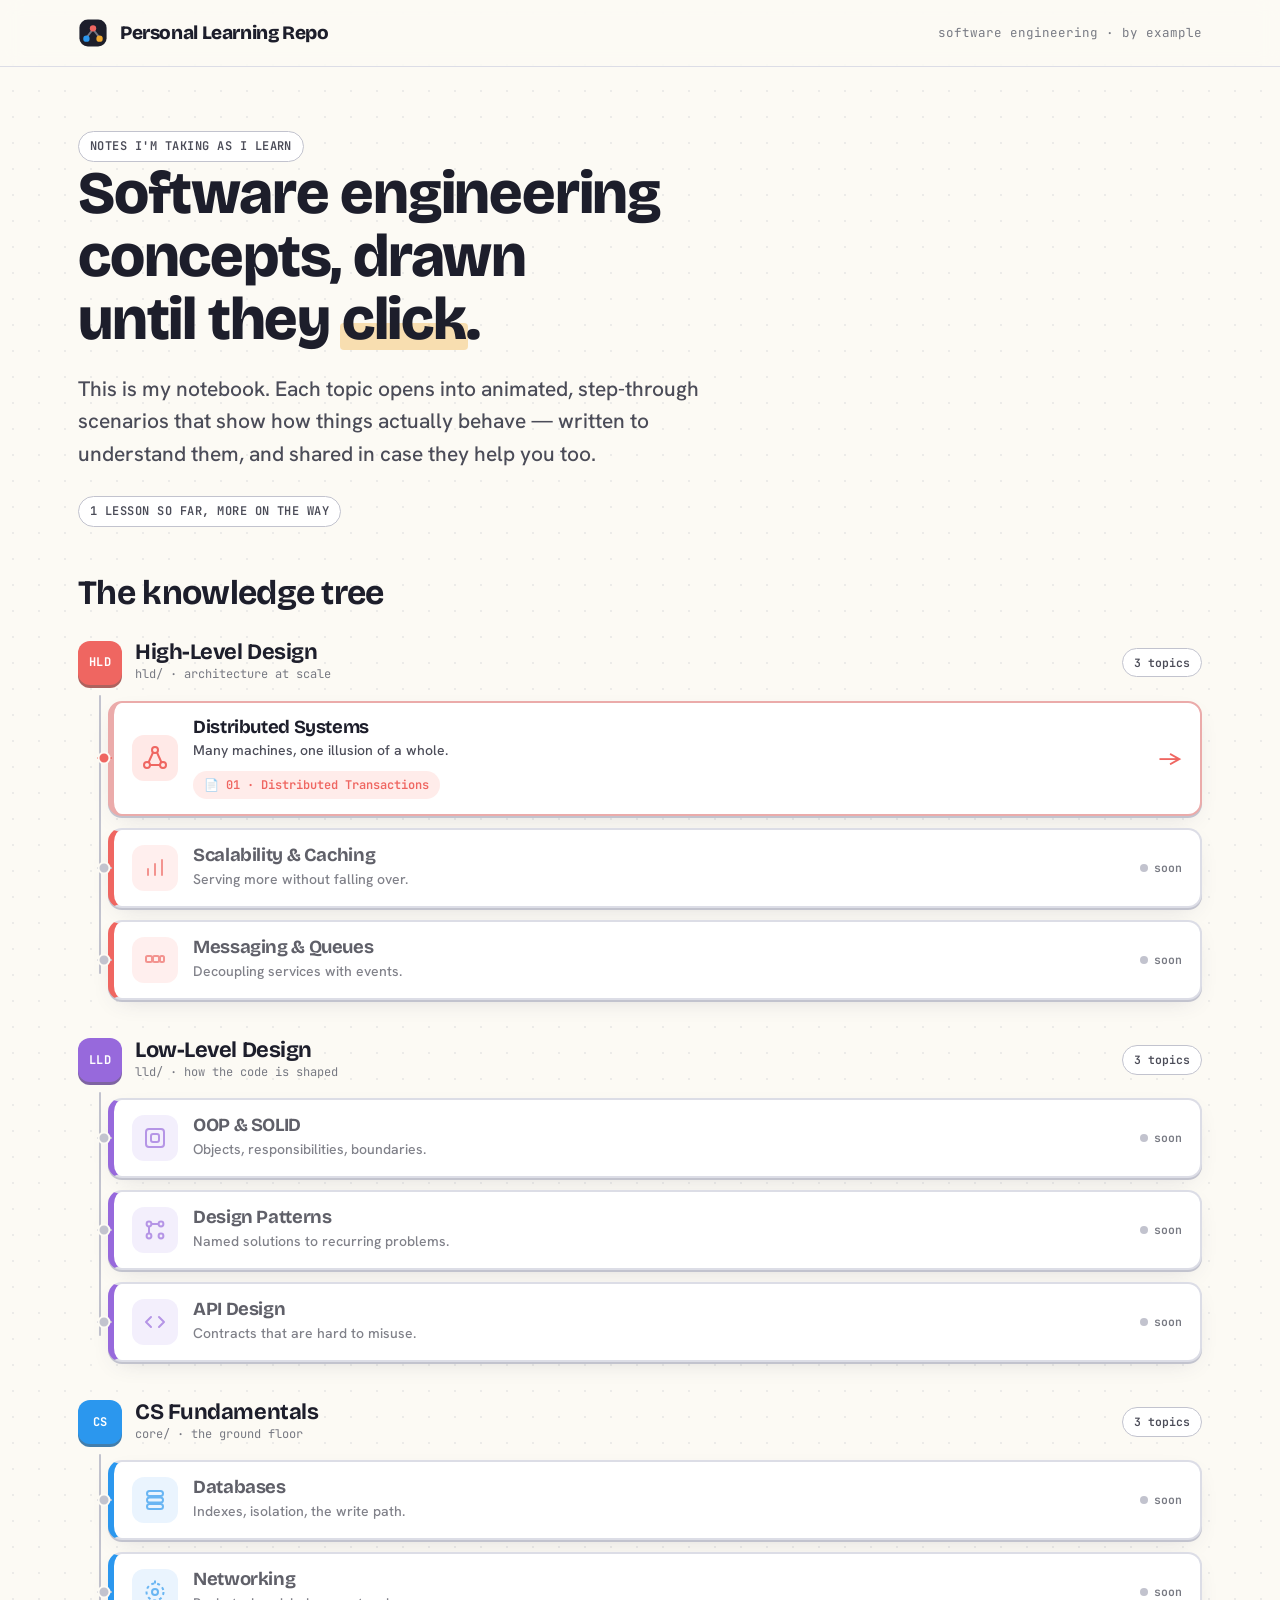
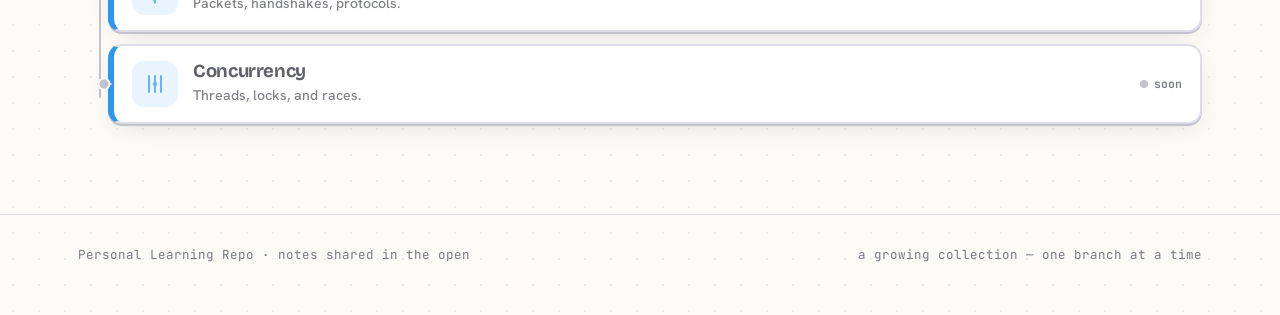
<file: index.html>
<!DOCTYPE html>
<html lang="en">
<head>
<meta charset="UTF-8" />
<meta name="viewport" content="width=device-width, initial-scale=1.0" />
<title>Personal Learning Repo</title>
<link rel="stylesheet" href="assets/theme.css" />
<link rel="stylesheet" href="assets/home.css" />
</head>
<body class="paper-grid">

  <header class="site-head">
    <div class="wrap">
      <div class="brand">
        <svg class="logo" viewBox="0 0 32 32" width="30" height="30" aria-hidden="true">
          <rect x="1.5" y="1.5" width="29" height="29" rx="9" fill="var(--ink)" />
          <path d="M16 12 L9 21 M16 12 L23 21" stroke="oklch(0.86 0.02 280 / .5)" stroke-width="2" stroke-linecap="round" />
          <circle cx="16" cy="11" r="3.4" fill="var(--coral)" />
          <circle cx="9"  cy="22" r="3.4" fill="var(--blue)" />
          <circle cx="23" cy="22" r="3.4" fill="var(--amber)" />
        </svg>
        Personal Learning Repo
      </div>
      <div class="head-meta">software engineering · by example</div>
    </div>
  </header>

  <main>
    <section class="hero">
      <div class="wrap">
        <span class="chip">notes I'm taking as I learn</span>
        <h1>Software engineering concepts, drawn until they <span class="hl">click</span>.</h1>
        <p>This is my notebook. Each topic opens into animated, step-through scenarios that show how things actually behave — written to understand them, and shared in case they help you too.</p>
        <div class="meta-row">
          <span class="chip mono" id="lessonCountChip">— lessons so far</span>
        </div>
      </div>
    </section>

    <section class="map-section">
      <div class="wrap">
        <div class="map-head">
          <h2>The knowledge tree</h2>
        </div>
        <div class="repo" id="repo"></div>
      </div>
    </section>
  </main>

  <footer class="foot">
    <div class="wrap">
      <span>Personal Learning Repo · notes shared in the open</span>
      <span>a growing collection — one branch at a time</span>
    </div>
  </footer>

  <script src="assets/data/catalog.js"></script>
  <script>
  (function () {
    // ──────────────────────────────────────────────────────
    // Icon registry. Each entry returns inline SVG markup.
    // Stroke uses currentColor so the topic's --c flows through
    // (we set the SVG's color to var(--c) on the .ico parent).
    // ──────────────────────────────────────────────────────
    const ICONS = {
      'graph-3': /* Distributed Systems: three connected nodes */
        '<svg width="26" height="26" viewBox="0 0 26 26" fill="none" stroke="currentColor" stroke-width="2">' +
          '<circle cx="13" cy="5" r="3" /><circle cx="5" cy="20" r="3" /><circle cx="21" cy="20" r="3" />' +
          '<line x1="11" y1="7.5" x2="6.5" y2="17.5" />' +
          '<line x1="15" y1="7.5" x2="19.5" y2="17.5" />' +
          '<line x1="8" y1="20" x2="18" y2="20" />' +
        '</svg>',
      'bars': /* Scalability: three vertical bars increasing */
        '<svg width="26" height="26" viewBox="0 0 26 26" fill="none" stroke="currentColor" stroke-width="2" stroke-linecap="round">' +
          '<line x1="6" y1="20" x2="6" y2="14" />' +
          '<line x1="13" y1="20" x2="13" y2="9" />' +
          '<line x1="20" y1="20" x2="20" y2="5" />' +
        '</svg>',
      'queue': /* Messaging & Queues: rectangles in a row */
        '<svg width="26" height="26" viewBox="0 0 26 26" fill="none" stroke="currentColor" stroke-width="2">' +
          '<rect x="4" y="9" width="6" height="6" rx="1.5" />' +
          '<rect x="11" y="9" width="6" height="6" rx="1.5" />' +
          '<rect x="18" y="9" width="4" height="6" rx="1.5" />' +
        '</svg>',
      'nested-square': /* OOP & SOLID: square inside square */
        '<svg width="26" height="26" viewBox="0 0 26 26" fill="none" stroke="currentColor" stroke-width="2">' +
          '<rect x="4" y="4" width="18" height="18" rx="3" />' +
          '<rect x="9" y="9" width="8" height="8" rx="2" />' +
        '</svg>',
      'nodes-4': /* Design Patterns: four nodes with two connecting edges */
        '<svg width="26" height="26" viewBox="0 0 26 26" fill="none" stroke="currentColor" stroke-width="2">' +
          '<circle cx="7" cy="7" r="2.4" /><circle cx="19" cy="7" r="2.4" />' +
          '<circle cx="7" cy="19" r="2.4" /><circle cx="19" cy="19" r="2.4" />' +
          '<line x1="9.4" y1="7" x2="16.6" y2="7" />' +
          '<line x1="7" y1="9.4" x2="7" y2="16.6" />' +
        '</svg>',
      'chevrons': /* API Design: two arrows pointing inward */
        '<svg width="26" height="26" viewBox="0 0 26 26" fill="none" stroke="currentColor" stroke-width="2" stroke-linecap="round" stroke-linejoin="round">' +
          '<polyline points="9,8 4,13 9,18" />' +
          '<polyline points="17,8 22,13 17,18" />' +
        '</svg>',
      'stacked-rows': /* Databases: three stacked horizontal bars */
        '<svg width="26" height="26" viewBox="0 0 26 26" fill="none" stroke="currentColor" stroke-width="2">' +
          '<rect x="5" y="4"    width="16" height="5" rx="2.5" />' +
          '<rect x="5" y="10.5" width="16" height="5" rx="2.5" />' +
          '<rect x="5" y="17"   width="16" height="5" rx="2.5" />' +
        '</svg>',
      'target': /* Networking: circle with dashed ring + marks */
        '<svg width="26" height="26" viewBox="0 0 26 26" fill="none" stroke="currentColor" stroke-width="2">' +
          '<circle cx="13" cy="13" r="3" />' +
          '<circle cx="13" cy="13" r="8.5" stroke-dasharray="3 3" />' +
          '<line x1="13" y1="4.5" x2="13" y2="1.5" />' +
          '<line x1="13" y1="24.5" x2="13" y2="21.5" />' +
        '</svg>',
      'bars-3': /* Concurrency: three vertical lines + center dot */
        '<svg width="26" height="26" viewBox="0 0 26 26" fill="none" stroke="currentColor" stroke-width="2" stroke-linecap="round">' +
          '<line x1="7" y1="5" x2="7" y2="21" />' +
          '<line x1="13" y1="5" x2="13" y2="21" />' +
          '<line x1="19" y1="5" x2="19" y2="21" />' +
          '<circle cx="13" cy="13" r="2.2" fill="currentColor" stroke="none" />' +
        '</svg>',
    };

    const escape = (s) => String(s).replace(/[&<>"']/g, c =>
      ({'&':'&amp;','<':'&lt;','>':'&gt;','"':'&quot;',"'":'&#39;'}[c]));

    const folderLabel = (g) =>
      (window.GROUP_LABEL && window.GROUP_LABEL[g.id]) || g.id.toUpperCase();

    function renderTopic(topic, accentVar) {
      const lesson = topic.lessons && topic.lessons[0];
      const icon = ICONS[topic.iconKey] || ICONS['nodes-4'];

      if (lesson) {
        // Active topic — clickable card, whole thing is the <a>.
        return (
          '<a class="topic active" href="' + escape(lesson.href) + '">' +
            '<div class="ico" style="color: var(--c)">' + icon + '</div>' +
            '<div class="body">' +
              '<h4>' + escape(topic.name) + '</h4>' +
              '<p>' + escape(topic.tagline) + '</p>' +
              '<span class="lesson-tag">📄 ' + escape(lesson.number) + ' · ' + escape(lesson.title) + '</span>' +
            '</div>' +
            '<span class="go">→</span>' +
          '</a>'
        );
      }

      // Soon topic — not a link; nudges on click.
      return (
        '<div class="topic soon">' +
          '<div class="ico" style="color: var(--c)">' + icon + '</div>' +
          '<div class="body">' +
            '<h4>' + escape(topic.name) + '</h4>' +
            '<p>' + escape(topic.tagline) + '</p>' +
          '</div>' +
          '<div class="status"><span class="soon-dot"></span> soon</div>' +
        '</div>'
      );
    }

    function renderGroup(group) {
      const accentVar = 'var(--' + group.accent + ')';
      const topics = group.topics.map(t => renderTopic(t, accentVar)).join('');
      return (
        '<div class="group" data-enter style="--c: ' + accentVar + '">' +
          '<div class="group-head">' +
            '<div class="folder">' + escape(folderLabel(group)) + '</div>' +
            '<div class="gt">' +
              '<h3>' + escape(group.name) + '</h3>' +
              '<span class="path">' + escape(group.path) + ' · ' + escape(group.tagline) + '</span>' +
            '</div>' +
            '<span class="count">' + group.topics.length + ' topic' + (group.topics.length === 1 ? '' : 's') + '</span>' +
          '</div>' +
          '<div class="topics">' + topics + '</div>' +
        '</div>'
      );
    }

    // Mount the tree
    const repo = document.getElementById('repo');
    repo.innerHTML = window.CATALOG.groups.map(renderGroup).join('');

    // Lesson-count chip — derives from catalog so it stays honest
    const totalLessons = window.CATALOG.groups.reduce(
      (n, g) => n + g.topics.reduce((m, t) => m + (t.lessons ? t.lessons.length : 0), 0), 0);
    const chip = document.getElementById('lessonCountChip');
    if (totalLessons === 1) chip.textContent = '1 lesson so far, more on the way';
    else chip.textContent = totalLessons + ' lessons so far, more on the way';

    // Entrance animation — self-completing + safety net
    const reduce = window.matchMedia('(prefers-reduced-motion: reduce)').matches;
    const items = [...document.querySelectorAll('[data-enter]')];
    if (!reduce) {
      items.forEach((el, i) => {
        el.style.animationDelay = (i * 0.09) + 's';
        el.classList.add('enter');
      });
      setTimeout(() => items.forEach(el => el.classList.remove('enter')), 1600);
    }

    // Gentle nudge when an unwritten topic is clicked
    document.querySelectorAll('.topic.soon').forEach(t => {
      t.addEventListener('click', () => {
        t.classList.remove('nudge');
        void t.offsetWidth; // force reflow so the class re-add restarts the animation
        t.classList.add('nudge');
      });
    });
  })();
  </script>
</body>
</html>
</file>
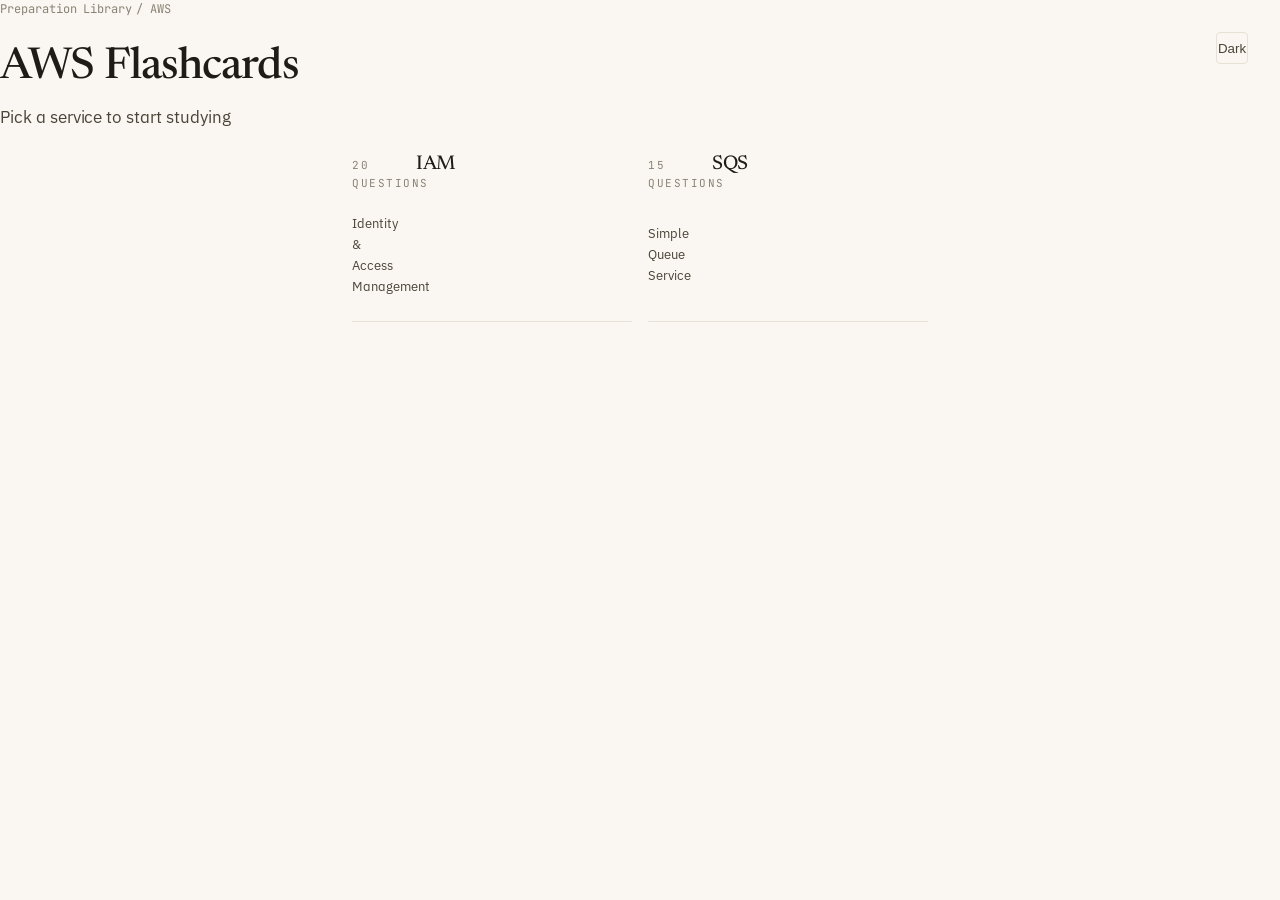
<file: AWS/index.html>
<!DOCTYPE html>
<html lang="en">
<head>
  <meta charset="UTF-8">
  <meta name="viewport" content="width=device-width, initial-scale=1.0">
  <title>AWS Flashcards</title>
  <link rel="stylesheet" href="../assets/design.css">
  <script>
    try {
      const s = localStorage.getItem('site-theme');
      if (s === 'dark' || (!s && matchMedia('(prefers-color-scheme: dark)').matches))
        document.documentElement.setAttribute('data-theme', 'dark');
      else if (s === 'light')
        document.documentElement.setAttribute('data-theme', 'light');
    } catch (e) {}
  </script>
</head>
<body>

  <header>
    <div class="breadcrumb"><a href="../">Preparation Library</a> / AWS</div>
    <h1 id="topicTitle">AWS Flashcards</h1>
    <p id="topicSubtitle">Pick a service to start studying</p>
    <button class="theme-toggle" id="themeToggle" onclick="toggleTheme()"></button>
  </header>

  <main class="wrap narrow">
    <div class="card-grid cols-2" id="topicsGrid"></div>
  </main>

  <script src="../assets/theme.js"></script>
  <script>
    const topics = [
      { name: 'IAM', description: 'Identity & Access Management', count: 20, path: 'IAM/' },
      { name: 'SQS', description: 'Simple Queue Service', count: 15, path: 'SQS/' }
    ];

    const grid = document.getElementById('topicsGrid');
    topics.forEach(t => {
      const a = document.createElement('a');
      a.href = t.path;
      a.className = 'link-card';
      a.innerHTML = `
        <span class="lc-tag">${t.count} questions</span>
        <div class="lc-title">${t.name}</div>
        <p class="lc-desc">${t.description}</p>
      `;
      grid.appendChild(a);
    });
  </script>

</body>
</html>
</file>
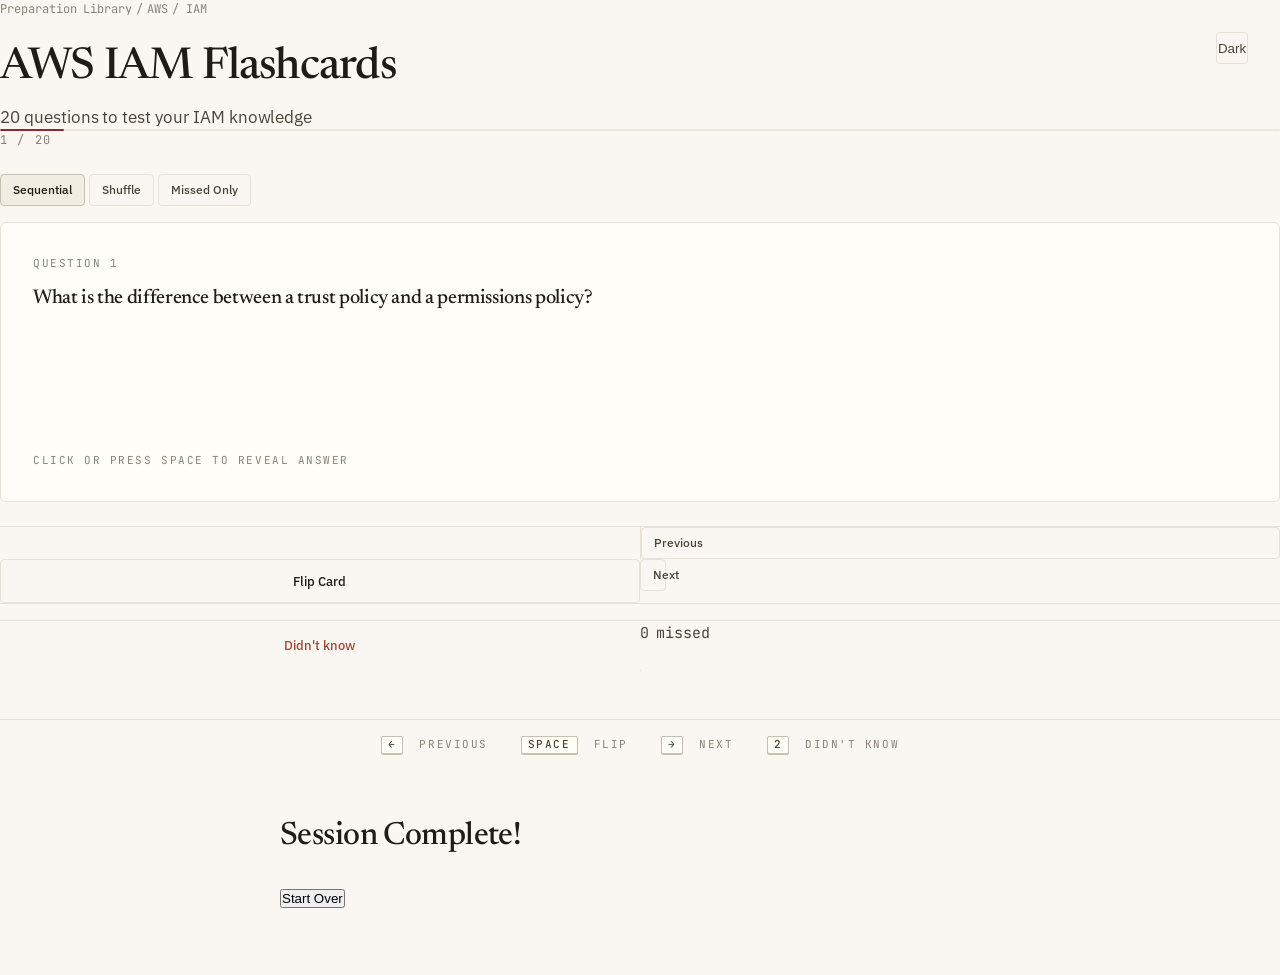
<file: AWS/IAM/index.html>
<!DOCTYPE html>
<html lang="en">
<head>
  <meta charset="UTF-8">
  <meta name="viewport" content="width=device-width, initial-scale=1.0">
  <title>AWS IAM Flashcards</title>
  <link rel="stylesheet" href="../../assets/design.css">
  <script>
    try {
      const s = localStorage.getItem('site-theme');
      if (s === 'dark' || (!s && matchMedia('(prefers-color-scheme: dark)').matches))
        document.documentElement.setAttribute('data-theme', 'dark');
      else if (s === 'light')
        document.documentElement.setAttribute('data-theme', 'light');
    } catch (e) {}
  </script>
</head>
<body>

  <header>
    <div class="breadcrumb"><a href="../../">Preparation Library</a> / <a href="../">AWS</a> / IAM</div>
    <h1 id="topicTitle"></h1>
    <p id="topicSubtitle"></p>
    <button class="theme-toggle" id="themeToggle" onclick="toggleTheme()"></button>
  </header>

  <div class="progress-bar">
    <div class="progress-track">
      <div class="progress-fill" id="progressFill" style="width: 0%"></div>
    </div>
    <span class="progress-text" id="progressText">1 / ?</span>
  </div>

  <div class="controls">
    <button id="btnSequential" class="active" onclick="setMode('sequential')">Sequential</button>
    <button id="btnShuffle" onclick="setMode('shuffle')">Shuffle</button>
    <button id="btnMissedOnly" onclick="setMode('missed')">Missed Only</button>
  </div>

  <div id="flashcardArea">
    <div class="card-container" onclick="flipCard()">
      <div class="card" id="card">
        <div class="card-face card-front">
          <div class="question-number" id="questionNumber">Question 1</div>
          <div class="question-text" id="questionText"></div>
          <div class="flip-hint">Click or press Space to reveal answer</div>
        </div>
        <div class="card-face card-back">
          <div class="answer-label">Answer</div>
          <div class="answer-text" id="answerText"></div>
        </div>
      </div>
    </div>

    <div class="actions">
      <button class="btn-nav" onclick="prevCard()">Previous</button>
      <button class="btn-flip" onclick="flipCard()">Flip Card</button>
      <button class="btn-nav" onclick="nextCard()">Next</button>
    </div>

    <div class="actions">
      <button class="btn-didnt" onclick="markMissed()">Didn't know</button>
      <span class="score-display"><span class="wrong" id="missedCount">0</span> missed</span>
    </div>

    <div class="keyboard-hints">
      <kbd>&larr;</kbd> Previous &nbsp; <kbd>Space</kbd> Flip &nbsp; <kbd>&rarr;</kbd> Next &nbsp; <kbd>2</kbd> Didn't know
    </div>
  </div>

  <div class="completion-screen" id="completionScreen">
    <h2>Session Complete!</h2>
    <div class="final-score" id="finalScore"></div>
    <button onclick="restart()">Start Over</button>
  </div>

  <script src="../../assets/theme.js"></script>
  <script src="../../assets/flashcards.js"></script>
  <script>
    initFlashcards({
      title: 'AWS IAM Flashcards',
      subtitle: '20 questions to test your IAM knowledge'
    });
  </script>

</body>
</html>
</file>
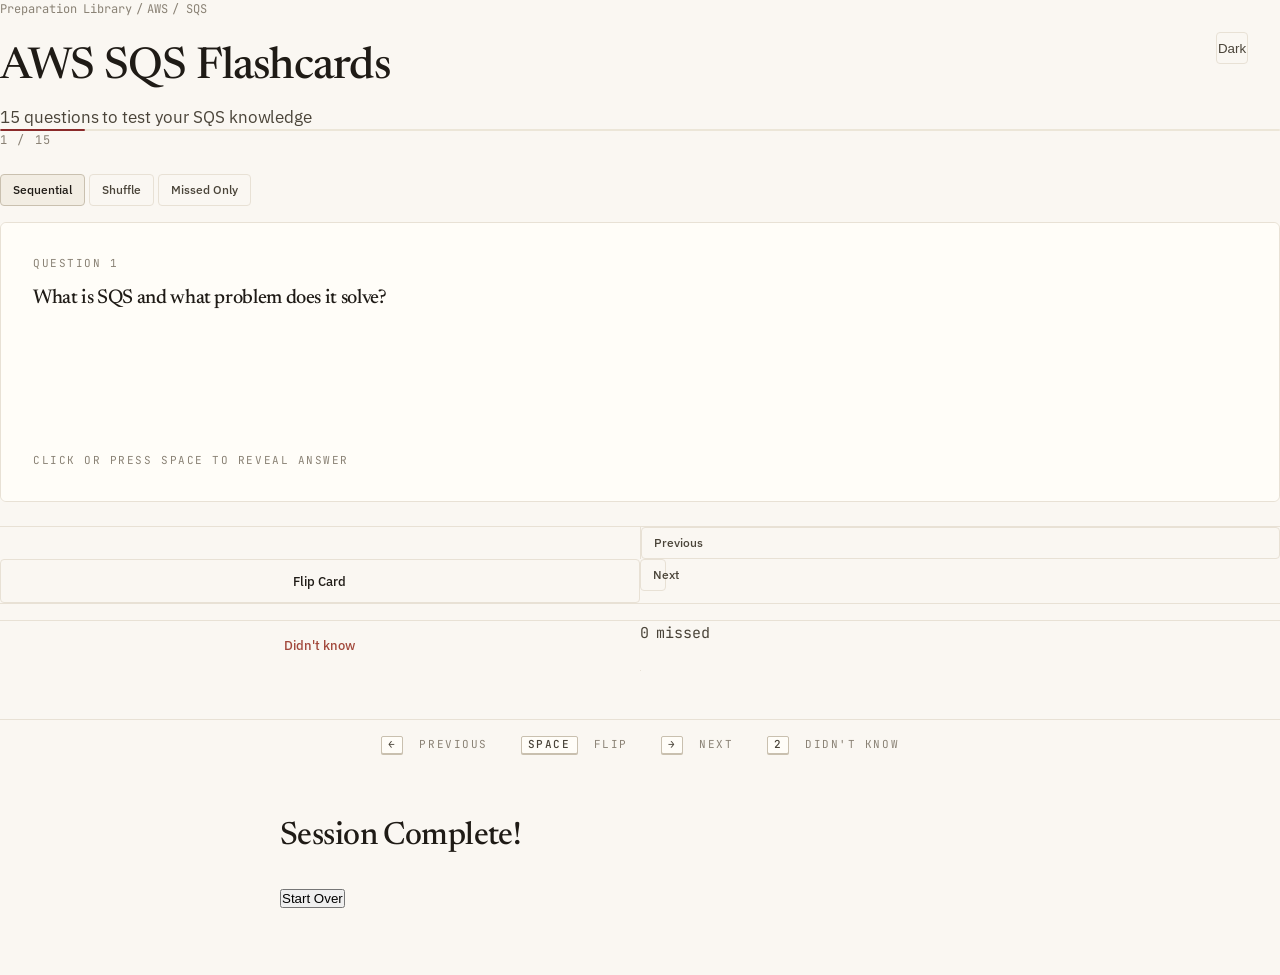
<file: AWS/SQS/index.html>
<!DOCTYPE html>
<html lang="en">
<head>
  <meta charset="UTF-8">
  <meta name="viewport" content="width=device-width, initial-scale=1.0">
  <title>AWS SQS Flashcards</title>
  <link rel="stylesheet" href="../../assets/design.css">
  <script>
    try {
      const s = localStorage.getItem('site-theme');
      if (s === 'dark' || (!s && matchMedia('(prefers-color-scheme: dark)').matches))
        document.documentElement.setAttribute('data-theme', 'dark');
      else if (s === 'light')
        document.documentElement.setAttribute('data-theme', 'light');
    } catch (e) {}
  </script>
</head>
<body>

  <header>
    <div class="breadcrumb"><a href="../../">Preparation Library</a> / <a href="../">AWS</a> / SQS</div>
    <h1 id="topicTitle"></h1>
    <p id="topicSubtitle"></p>
    <button class="theme-toggle" id="themeToggle" onclick="toggleTheme()"></button>
  </header>

  <div class="progress-bar">
    <div class="progress-track">
      <div class="progress-fill" id="progressFill" style="width: 0%"></div>
    </div>
    <span class="progress-text" id="progressText">1 / ?</span>
  </div>

  <div class="controls">
    <button id="btnSequential" class="active" onclick="setMode('sequential')">Sequential</button>
    <button id="btnShuffle" onclick="setMode('shuffle')">Shuffle</button>
    <button id="btnMissedOnly" onclick="setMode('missed')">Missed Only</button>
  </div>

  <div id="flashcardArea">
    <div class="card-container" onclick="flipCard()">
      <div class="card" id="card">
        <div class="card-face card-front">
          <div class="question-number" id="questionNumber">Question 1</div>
          <div class="question-text" id="questionText"></div>
          <div class="flip-hint">Click or press Space to reveal answer</div>
        </div>
        <div class="card-face card-back">
          <div class="answer-label">Answer</div>
          <div class="answer-text" id="answerText"></div>
        </div>
      </div>
    </div>

    <div class="actions">
      <button class="btn-nav" onclick="prevCard()">Previous</button>
      <button class="btn-flip" onclick="flipCard()">Flip Card</button>
      <button class="btn-nav" onclick="nextCard()">Next</button>
    </div>

    <div class="actions">
      <button class="btn-didnt" onclick="markMissed()">Didn't know</button>
      <span class="score-display"><span class="wrong" id="missedCount">0</span> missed</span>
    </div>

    <div class="keyboard-hints">
      <kbd>&larr;</kbd> Previous &nbsp; <kbd>Space</kbd> Flip &nbsp; <kbd>&rarr;</kbd> Next &nbsp; <kbd>2</kbd> Didn't know
    </div>
  </div>

  <div class="completion-screen" id="completionScreen">
    <h2>Session Complete!</h2>
    <div class="final-score" id="finalScore"></div>
    <button onclick="restart()">Start Over</button>
  </div>

  <script src="../../assets/theme.js"></script>
  <script src="../../assets/flashcards.js"></script>
  <script>
    initFlashcards({
      title: 'AWS SQS Flashcards',
      subtitle: '15 questions to test your SQS knowledge'
    });
  </script>

</body>
</html>
</file>
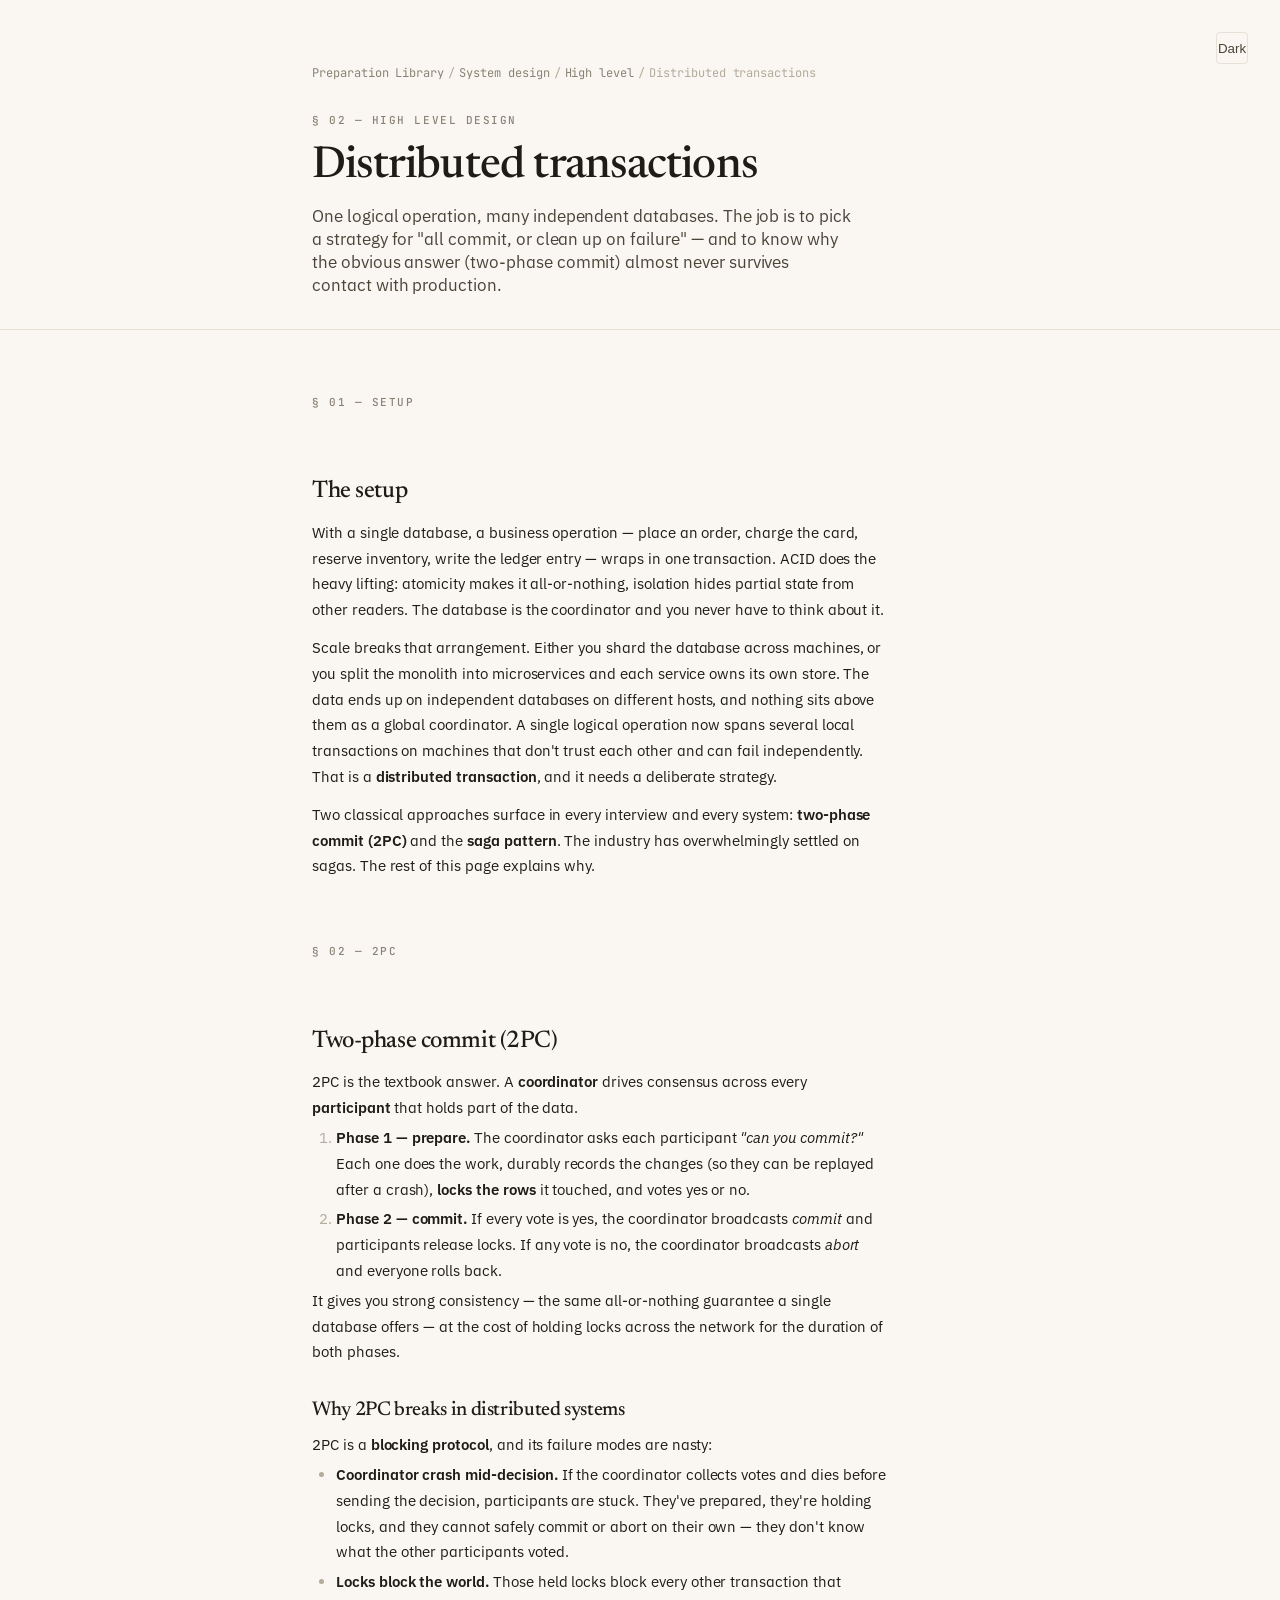
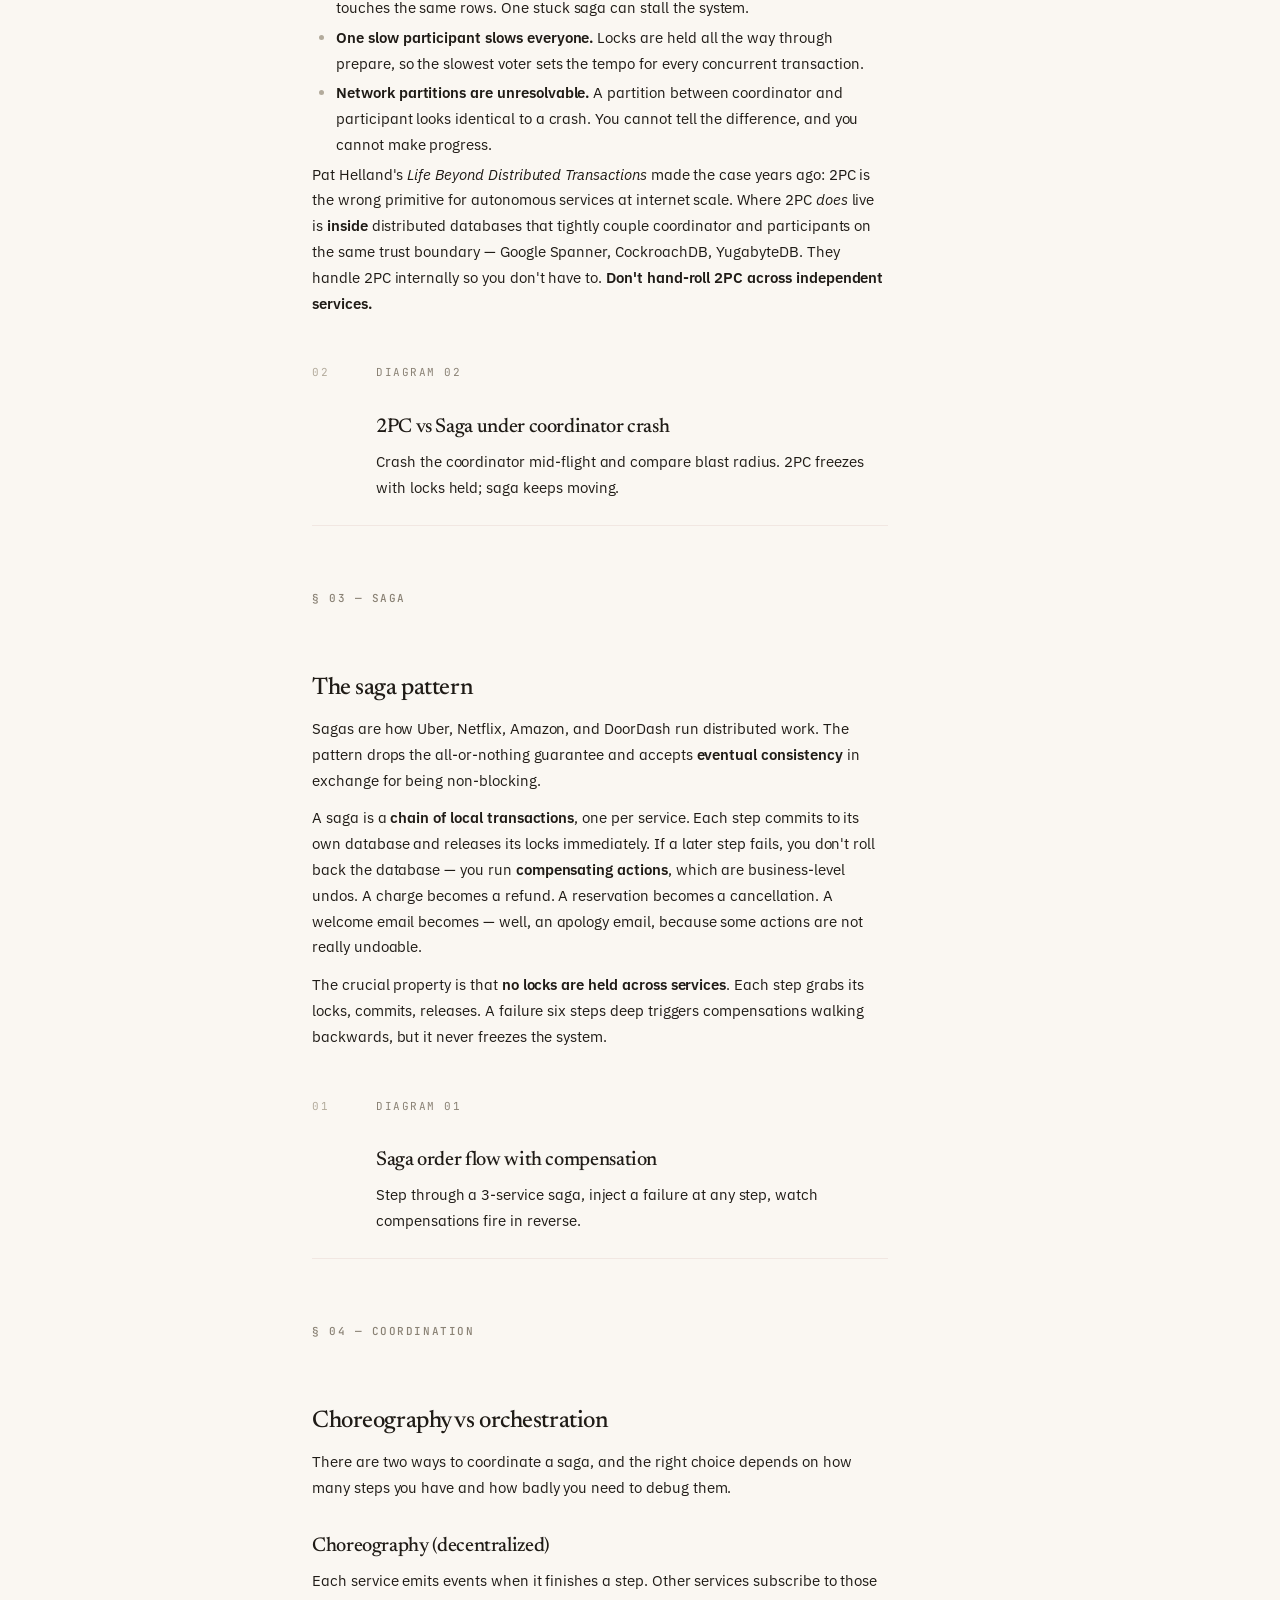
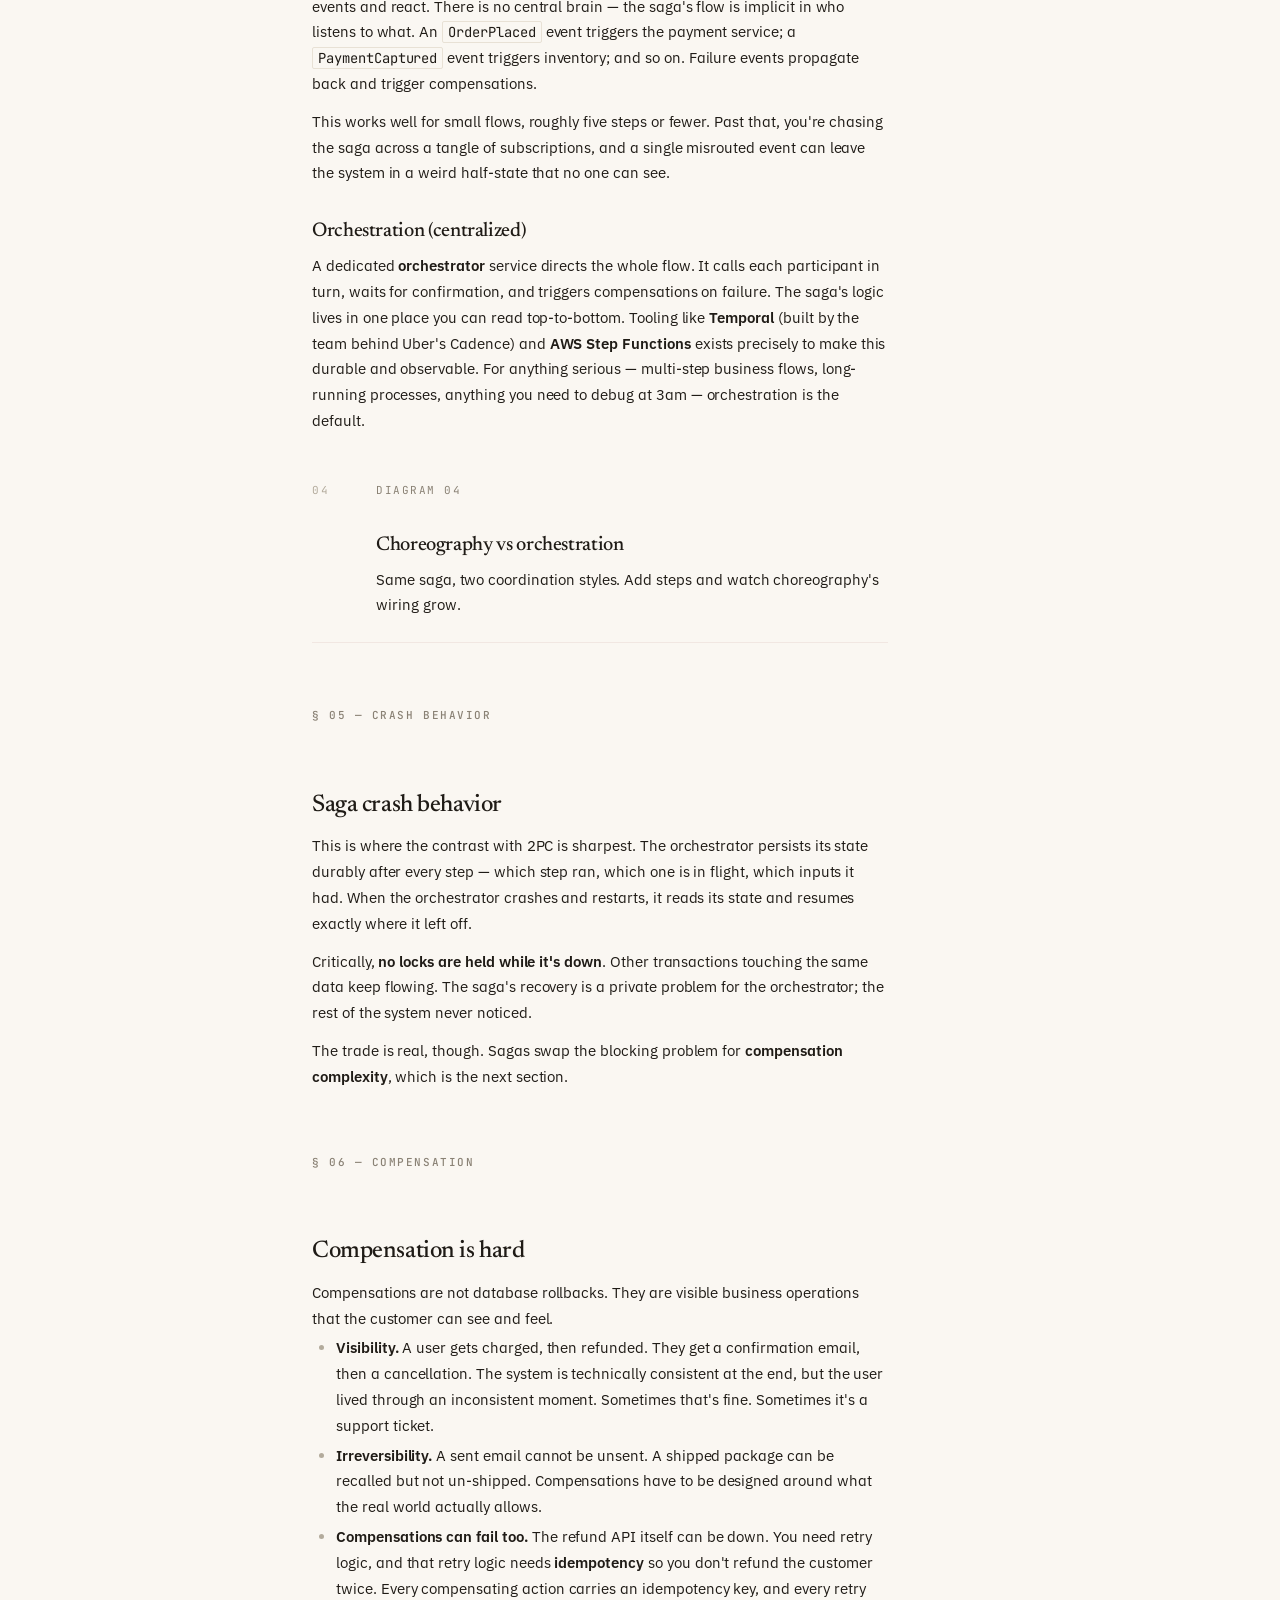
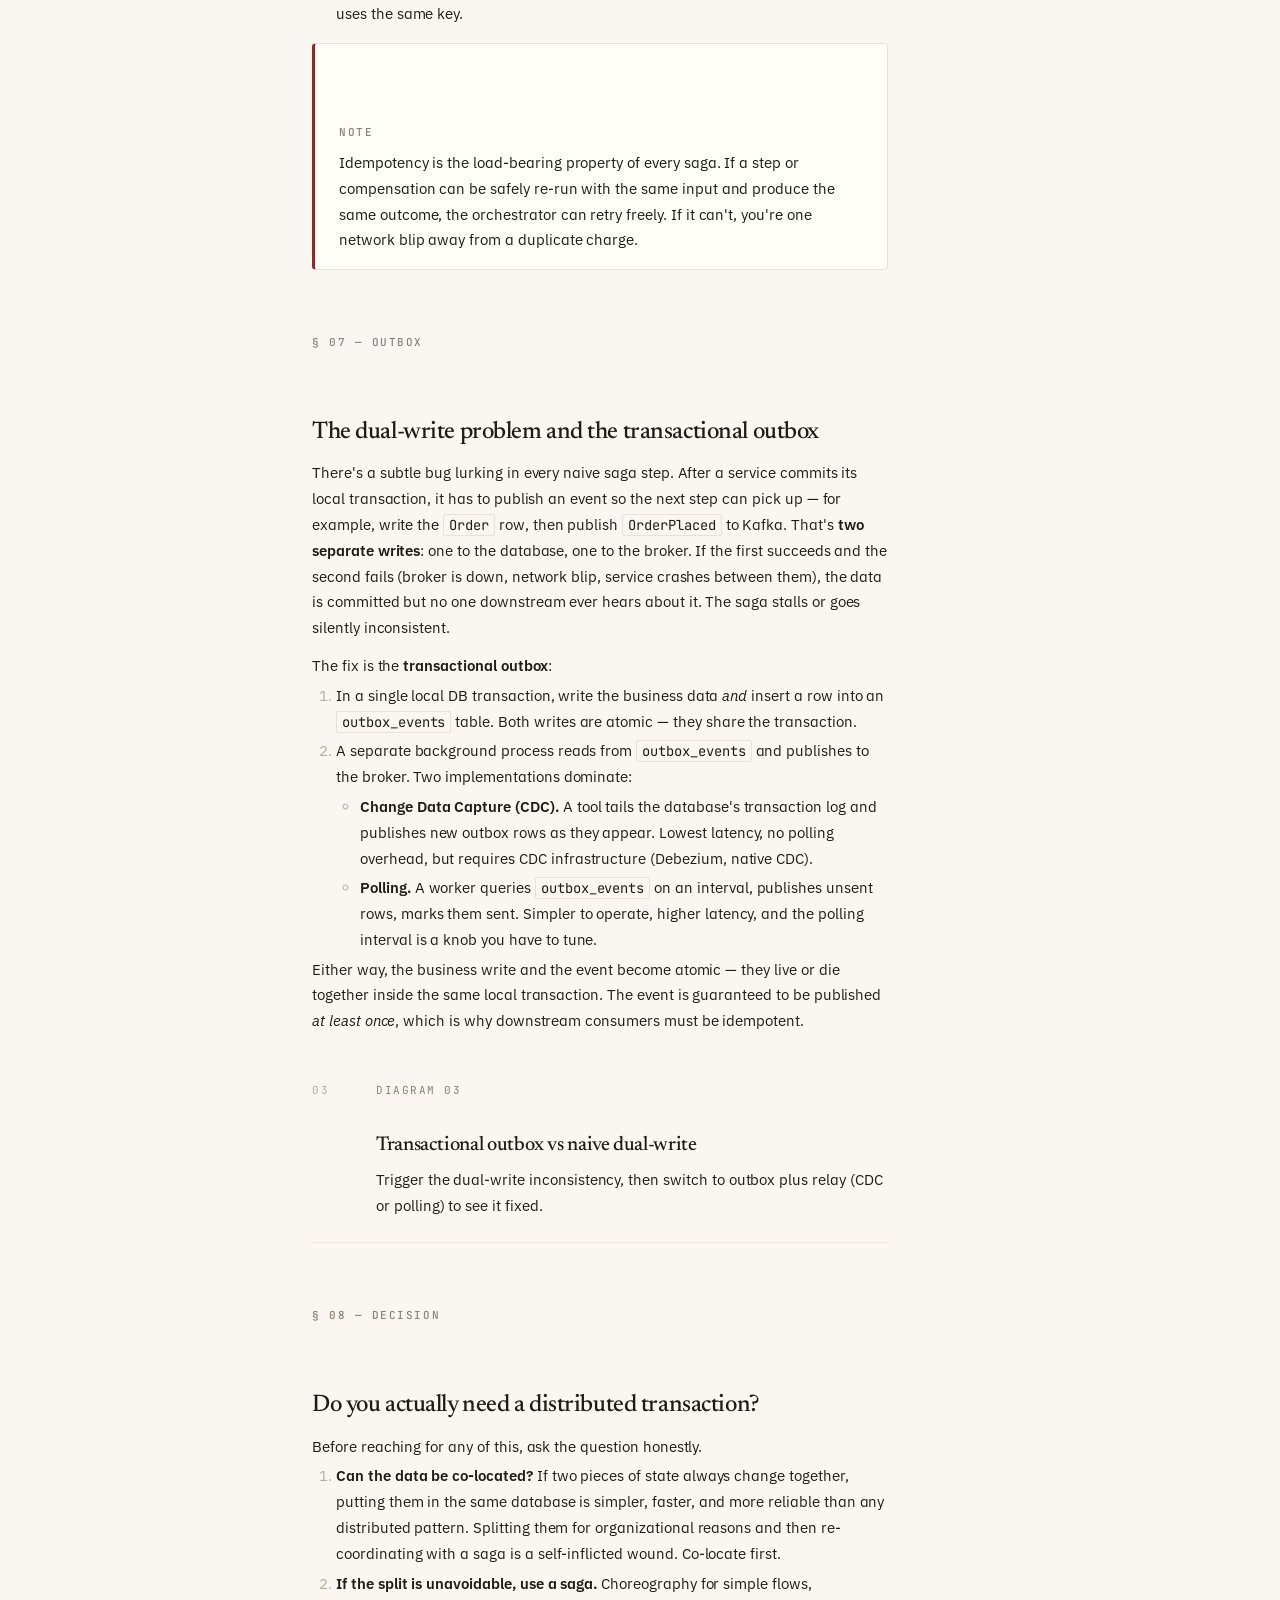
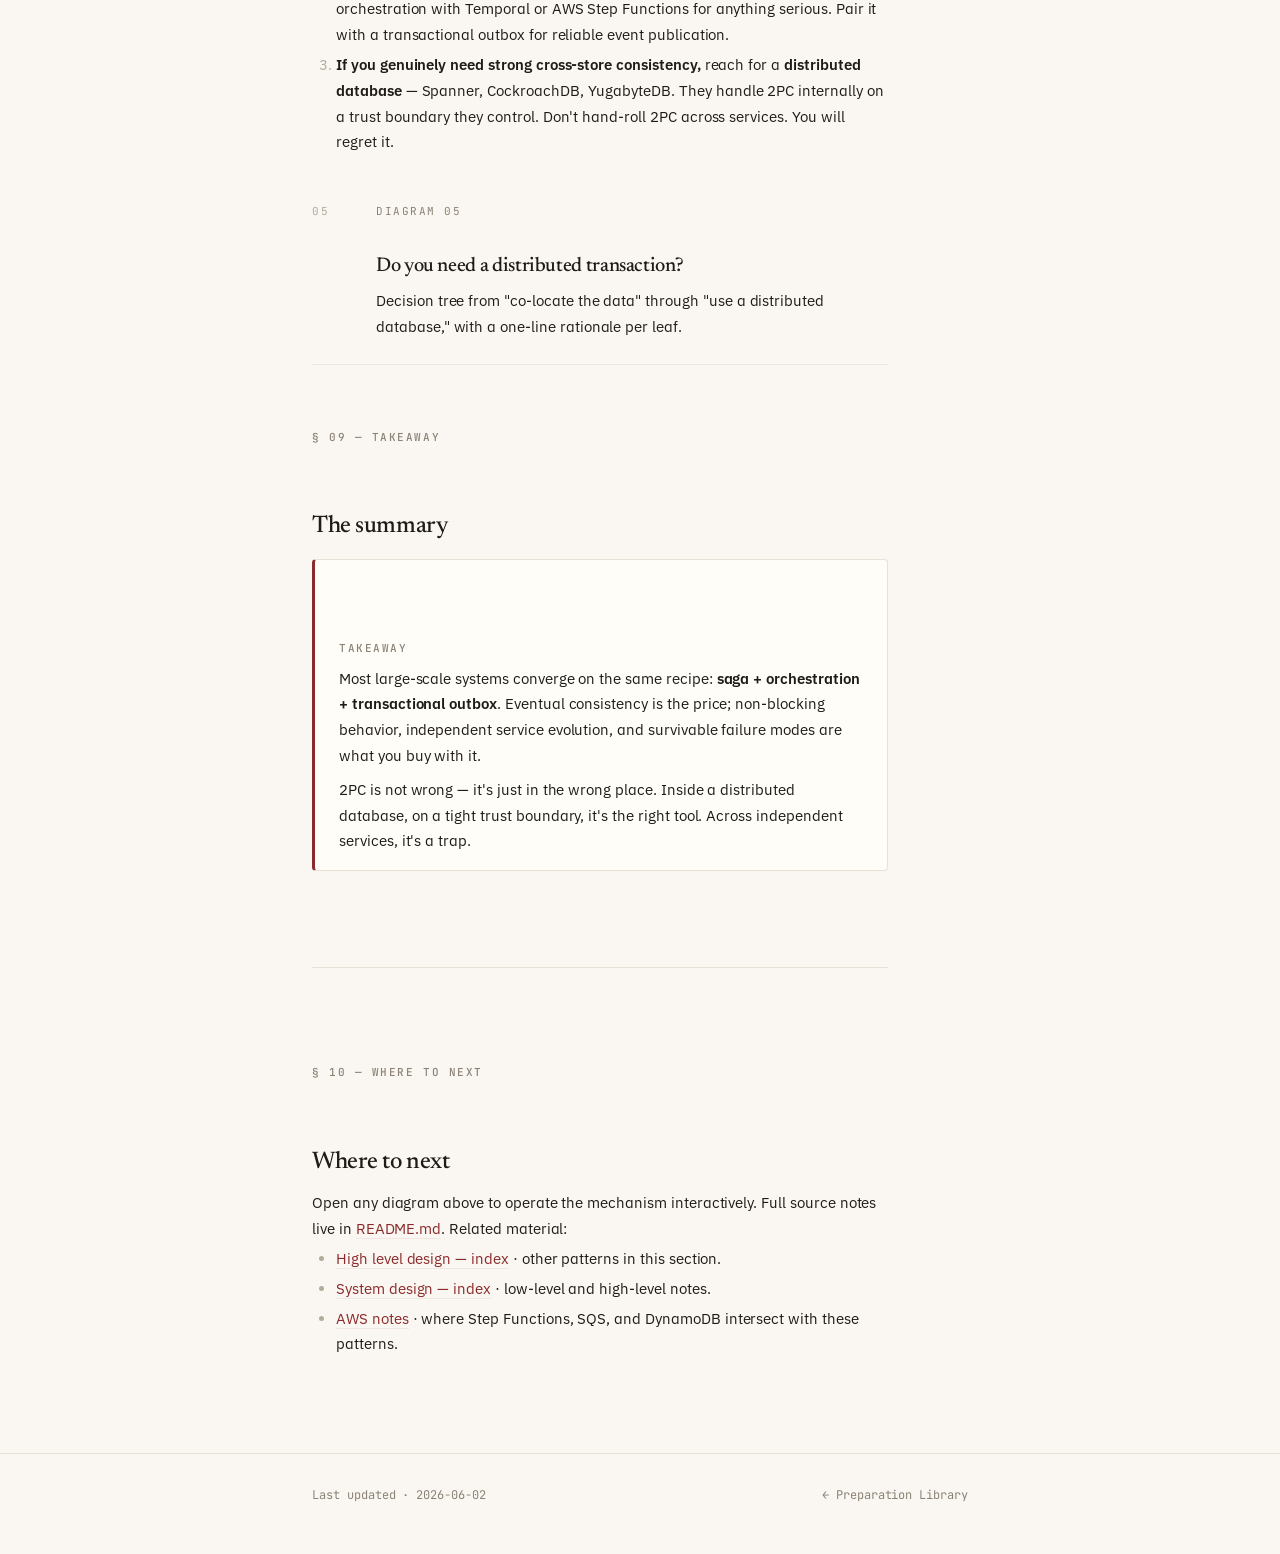
<file: System Design/High Level Design/Distributed Transactions/index.html>
<!DOCTYPE html>
<html lang="en">
<head>
  <meta charset="UTF-8">
  <meta name="viewport" content="width=device-width, initial-scale=1.0">
  <title>Distributed transactions — Preparation Library</title>
  <link rel="stylesheet" href="../../../assets/design.css">
  <script>
    try {
      const s = localStorage.getItem('site-theme');
      if (s === 'dark' || (!s && matchMedia('(prefers-color-scheme: dark)').matches))
        document.documentElement.setAttribute('data-theme', 'dark');
      else if (s === 'light')
        document.documentElement.setAttribute('data-theme', 'light');
    } catch (e) {}
  </script>
  <style>
    /* Page-local prose tuning — stays within token system */
    .prose { max-width: 64ch; }
    .prose > * + * { margin-top: var(--space-5); }
    .prose h2 { font-family: var(--font-serif); font-weight: 500; font-size: var(--text-24); line-height: var(--leading-snug); margin-top: var(--space-9); margin-bottom: var(--space-4); }
    .prose h3 { font-family: var(--font-serif); font-weight: 500; font-size: var(--text-20); line-height: var(--leading-snug); margin-top: var(--space-7); margin-bottom: var(--space-3); }
    .prose p { font-family: var(--font-sans); font-size: var(--text-15); line-height: var(--leading-prose); color: var(--text); }
    .prose ul, .prose ol { padding-left: var(--space-6); }
    .prose li { font-family: var(--font-sans); font-size: var(--text-15); line-height: var(--leading-prose); color: var(--text); margin-top: var(--space-2); }
    .prose li::marker { color: var(--text-faint); }
    .prose strong { font-weight: 600; color: var(--text); }
    .prose em { font-style: italic; }
    .prose a { color: var(--accent); text-decoration: none; border-bottom: 1px solid var(--accent-soft); }
    .prose a:hover { border-bottom-color: var(--accent); }
    .prose .eyebrow { display: block; margin-top: var(--space-9); margin-bottom: var(--space-3); }
    .prose .panel { margin-top: var(--space-5); }
    .prose .panel p + p { margin-top: var(--space-3); }
    .diagram-cta { margin-top: var(--space-6); }
    .diagram-cta .lc-num { font-size: var(--text-11); }
    .group-head { margin-top: var(--space-10); padding-top: var(--space-7); border-top: 1px solid var(--border); }
  </style>
</head>
<body>

  <header class="site-header">
    <div class="wrap">
      <nav class="breadcrumb">
        <a href="../../../">Preparation Library</a>
        <span>/</span>
        <a href="../../">System design</a>
        <span>/</span>
        <a href="../">High level</a>
        <span>/</span>
        <span>Distributed transactions</span>
      </nav>
      <span class="eyebrow">§ 02 — High level design</span>
      <h1>Distributed transactions</h1>
      <p class="lede">One logical operation, many independent databases. The job is to pick a strategy for "all commit, or clean up on failure" — and to know why the obvious answer (two-phase commit) almost never survives contact with production.</p>
      <button class="theme-toggle" id="themeToggle" onclick="toggleTheme()" aria-label="Toggle theme"></button>
    </div>
  </header>

  <main class="wrap">
    <article class="prose">

      <section>
        <span class="eyebrow">§ 01 — Setup</span>
        <h2>The setup</h2>
        <p>With a single database, a business operation — place an order, charge the card, reserve inventory, write the ledger entry — wraps in one transaction. ACID does the heavy lifting: atomicity makes it all-or-nothing, isolation hides partial state from other readers. The database is the coordinator and you never have to think about it.</p>
        <p>Scale breaks that arrangement. Either you shard the database across machines, or you split the monolith into microservices and each service owns its own store. The data ends up on independent databases on different hosts, and nothing sits above them as a global coordinator. A single logical operation now spans several local transactions on machines that don't trust each other and can fail independently. That is a <strong>distributed transaction</strong>, and it needs a deliberate strategy.</p>
        <p>Two classical approaches surface in every interview and every system: <strong>two-phase commit (2PC)</strong> and the <strong>saga pattern</strong>. The industry has overwhelmingly settled on sagas. The rest of this page explains why.</p>
      </section>

      <section>
        <span class="eyebrow">§ 02 — 2PC</span>
        <h2>Two-phase commit (2PC)</h2>
        <p>2PC is the textbook answer. A <strong>coordinator</strong> drives consensus across every <strong>participant</strong> that holds part of the data.</p>
        <ol>
          <li><strong>Phase 1 — prepare.</strong> The coordinator asks each participant <em>"can you commit?"</em> Each one does the work, durably records the changes (so they can be replayed after a crash), <strong>locks the rows</strong> it touched, and votes yes or no.</li>
          <li><strong>Phase 2 — commit.</strong> If every vote is yes, the coordinator broadcasts <em>commit</em> and participants release locks. If any vote is no, the coordinator broadcasts <em>abort</em> and everyone rolls back.</li>
        </ol>
        <p>It gives you strong consistency — the same all-or-nothing guarantee a single database offers — at the cost of holding locks across the network for the duration of both phases.</p>

        <h3>Why 2PC breaks in distributed systems</h3>
        <p>2PC is a <strong>blocking protocol</strong>, and its failure modes are nasty:</p>
        <ul>
          <li><strong>Coordinator crash mid-decision.</strong> If the coordinator collects votes and dies before sending the decision, participants are stuck. They've prepared, they're holding locks, and they cannot safely commit or abort on their own — they don't know what the other participants voted.</li>
          <li><strong>Locks block the world.</strong> Those held locks block every other transaction that touches the same rows. One stuck saga can stall the system.</li>
          <li><strong>One slow participant slows everyone.</strong> Locks are held all the way through prepare, so the slowest voter sets the tempo for every concurrent transaction.</li>
          <li><strong>Network partitions are unresolvable.</strong> A partition between coordinator and participant looks identical to a crash. You cannot tell the difference, and you cannot make progress.</li>
        </ul>
        <p>Pat Helland's <em>Life Beyond Distributed Transactions</em> made the case years ago: 2PC is the wrong primitive for autonomous services at internet scale. Where 2PC <em>does</em> live is <strong>inside</strong> distributed databases that tightly couple coordinator and participants on the same trust boundary — Google Spanner, CockroachDB, YugabyteDB. They handle 2PC internally so you don't have to. <strong>Don't hand-roll 2PC across independent services.</strong></p>

        <a class="link-card diagram-cta" href="diagrams/02-2pc-vs-saga-crash.html">
          <span class="lc-num">02</span>
          <div>
            <span class="lc-tag">Diagram 02</span>
            <h3 class="lc-title">2PC vs Saga under coordinator crash</h3>
            <p class="lc-desc">Crash the coordinator mid-flight and compare blast radius. 2PC freezes with locks held; saga keeps moving.</p>
          </div>
        </a>
      </section>

      <section>
        <span class="eyebrow">§ 03 — Saga</span>
        <h2>The saga pattern</h2>
        <p>Sagas are how Uber, Netflix, Amazon, and DoorDash run distributed work. The pattern drops the all-or-nothing guarantee and accepts <strong>eventual consistency</strong> in exchange for being non-blocking.</p>
        <p>A saga is a <strong>chain of local transactions</strong>, one per service. Each step commits to its own database and releases its locks immediately. If a later step fails, you don't roll back the database — you run <strong>compensating actions</strong>, which are business-level undos. A charge becomes a refund. A reservation becomes a cancellation. A welcome email becomes — well, an apology email, because some actions are not really undoable.</p>
        <p>The crucial property is that <strong>no locks are held across services</strong>. Each step grabs its locks, commits, releases. A failure six steps deep triggers compensations walking backwards, but it never freezes the system.</p>

        <a class="link-card diagram-cta" href="diagrams/01-saga-order-flow.html">
          <span class="lc-num">01</span>
          <div>
            <span class="lc-tag">Diagram 01</span>
            <h3 class="lc-title">Saga order flow with compensation</h3>
            <p class="lc-desc">Step through a 3-service saga, inject a failure at any step, watch compensations fire in reverse.</p>
          </div>
        </a>
      </section>

      <section>
        <span class="eyebrow">§ 04 — Coordination</span>
        <h2>Choreography vs orchestration</h2>
        <p>There are two ways to coordinate a saga, and the right choice depends on how many steps you have and how badly you need to debug them.</p>

        <h3>Choreography (decentralized)</h3>
        <p>Each service emits events when it finishes a step. Other services subscribe to those events and react. There is no central brain — the saga's flow is implicit in who listens to what. An <code>OrderPlaced</code> event triggers the payment service; a <code>PaymentCaptured</code> event triggers inventory; and so on. Failure events propagate back and trigger compensations.</p>
        <p>This works well for small flows, roughly five steps or fewer. Past that, you're chasing the saga across a tangle of subscriptions, and a single misrouted event can leave the system in a weird half-state that no one can see.</p>

        <h3>Orchestration (centralized)</h3>
        <p>A dedicated <strong>orchestrator</strong> service directs the whole flow. It calls each participant in turn, waits for confirmation, and triggers compensations on failure. The saga's logic lives in one place you can read top-to-bottom. Tooling like <strong>Temporal</strong> (built by the team behind Uber's Cadence) and <strong>AWS Step Functions</strong> exists precisely to make this durable and observable. For anything serious — multi-step business flows, long-running processes, anything you need to debug at 3am — orchestration is the default.</p>

        <a class="link-card diagram-cta" href="diagrams/04-choreography-vs-orchestration.html">
          <span class="lc-num">04</span>
          <div>
            <span class="lc-tag">Diagram 04</span>
            <h3 class="lc-title">Choreography vs orchestration</h3>
            <p class="lc-desc">Same saga, two coordination styles. Add steps and watch choreography's wiring grow.</p>
          </div>
        </a>
      </section>

      <section>
        <span class="eyebrow">§ 05 — Crash behavior</span>
        <h2>Saga crash behavior</h2>
        <p>This is where the contrast with 2PC is sharpest. The orchestrator persists its state durably after every step — which step ran, which one is in flight, which inputs it had. When the orchestrator crashes and restarts, it reads its state and resumes exactly where it left off.</p>
        <p>Critically, <strong>no locks are held while it's down</strong>. Other transactions touching the same data keep flowing. The saga's recovery is a private problem for the orchestrator; the rest of the system never noticed.</p>
        <p>The trade is real, though. Sagas swap the blocking problem for <strong>compensation complexity</strong>, which is the next section.</p>
      </section>

      <section>
        <span class="eyebrow">§ 06 — Compensation</span>
        <h2>Compensation is hard</h2>
        <p>Compensations are not database rollbacks. They are visible business operations that the customer can see and feel.</p>
        <ul>
          <li><strong>Visibility.</strong> A user gets charged, then refunded. They get a confirmation email, then a cancellation. The system is technically consistent at the end, but the user lived through an inconsistent moment. Sometimes that's fine. Sometimes it's a support ticket.</li>
          <li><strong>Irreversibility.</strong> A sent email cannot be unsent. A shipped package can be recalled but not un-shipped. Compensations have to be designed around what the real world actually allows.</li>
          <li><strong>Compensations can fail too.</strong> The refund API itself can be down. You need retry logic, and that retry logic needs <strong>idempotency</strong> so you don't refund the customer twice. Every compensating action carries an idempotency key, and every retry uses the same key.</li>
        </ul>
        <aside class="panel padded">
          <span class="eyebrow">Note</span>
          <p>Idempotency is the load-bearing property of every saga. If a step or compensation can be safely re-run with the same input and produce the same outcome, the orchestrator can retry freely. If it can't, you're one network blip away from a duplicate charge.</p>
        </aside>
      </section>

      <section>
        <span class="eyebrow">§ 07 — Outbox</span>
        <h2>The dual-write problem and the transactional outbox</h2>
        <p>There's a subtle bug lurking in every naive saga step. After a service commits its local transaction, it has to publish an event so the next step can pick up — for example, write the <code>Order</code> row, then publish <code>OrderPlaced</code> to Kafka. That's <strong>two separate writes</strong>: one to the database, one to the broker. If the first succeeds and the second fails (broker is down, network blip, service crashes between them), the data is committed but no one downstream ever hears about it. The saga stalls or goes silently inconsistent.</p>
        <p>The fix is the <strong>transactional outbox</strong>:</p>
        <ol>
          <li>In a single local DB transaction, write the business data <em>and</em> insert a row into an <code>outbox_events</code> table. Both writes are atomic — they share the transaction.</li>
          <li>A separate background process reads from <code>outbox_events</code> and publishes to the broker. Two implementations dominate:
            <ul>
              <li><strong>Change Data Capture (CDC).</strong> A tool tails the database's transaction log and publishes new outbox rows as they appear. Lowest latency, no polling overhead, but requires CDC infrastructure (Debezium, native CDC).</li>
              <li><strong>Polling.</strong> A worker queries <code>outbox_events</code> on an interval, publishes unsent rows, marks them sent. Simpler to operate, higher latency, and the polling interval is a knob you have to tune.</li>
            </ul>
          </li>
        </ol>
        <p>Either way, the business write and the event become atomic — they live or die together inside the same local transaction. The event is guaranteed to be published <em>at least once</em>, which is why downstream consumers must be idempotent.</p>

        <a class="link-card diagram-cta" href="diagrams/03-transactional-outbox.html">
          <span class="lc-num">03</span>
          <div>
            <span class="lc-tag">Diagram 03</span>
            <h3 class="lc-title">Transactional outbox vs naive dual-write</h3>
            <p class="lc-desc">Trigger the dual-write inconsistency, then switch to outbox plus relay (CDC or polling) to see it fixed.</p>
          </div>
        </a>
      </section>

      <section>
        <span class="eyebrow">§ 08 — Decision</span>
        <h2>Do you actually need a distributed transaction?</h2>
        <p>Before reaching for any of this, ask the question honestly.</p>
        <ol>
          <li><strong>Can the data be co-located?</strong> If two pieces of state always change together, putting them in the same database is simpler, faster, and more reliable than any distributed pattern. Splitting them for organizational reasons and then re-coordinating with a saga is a self-inflicted wound. Co-locate first.</li>
          <li><strong>If the split is unavoidable, use a saga.</strong> Choreography for simple flows, orchestration with Temporal or AWS Step Functions for anything serious. Pair it with a transactional outbox for reliable event publication.</li>
          <li><strong>If you genuinely need strong cross-store consistency,</strong> reach for a <strong>distributed database</strong> — Spanner, CockroachDB, YugabyteDB. They handle 2PC internally on a trust boundary they control. Don't hand-roll 2PC across services. You will regret it.</li>
        </ol>

        <a class="link-card diagram-cta" href="diagrams/05-do-you-need-a-distributed-transaction.html">
          <span class="lc-num">05</span>
          <div>
            <span class="lc-tag">Diagram 05</span>
            <h3 class="lc-title">Do you need a distributed transaction?</h3>
            <p class="lc-desc">Decision tree from "co-locate the data" through "use a distributed database," with a one-line rationale per leaf.</p>
          </div>
        </a>
      </section>

      <section>
        <span class="eyebrow">§ 09 — Takeaway</span>
        <h2>The summary</h2>
        <aside class="panel padded">
          <span class="eyebrow">Takeaway</span>
          <p>Most large-scale systems converge on the same recipe: <strong>saga + orchestration + transactional outbox</strong>. Eventual consistency is the price; non-blocking behavior, independent service evolution, and survivable failure modes are what you buy with it.</p>
          <p>2PC is not wrong — it's just in the wrong place. Inside a distributed database, on a tight trust boundary, it's the right tool. Across independent services, it's a trap.</p>
        </aside>
      </section>

      <section class="group-head">
        <span class="eyebrow">§ 10 — Where to next</span>
        <h2>Where to next</h2>
        <p>Open any diagram above to operate the mechanism interactively. Full source notes live in <a href="README.md">README.md</a>. Related material:</p>
        <ul>
          <li><a href="../">High level design — index</a> · other patterns in this section.</li>
          <li><a href="../../">System design — index</a> · low-level and high-level notes.</li>
          <li><a href="../../../AWS/">AWS notes</a> · where Step Functions, SQS, and DynamoDB intersect with these patterns.</li>
        </ul>
      </section>

    </article>
  </main>

  <footer class="site-footer">
    <div class="wrap" style="display: flex; justify-content: space-between; flex-wrap: wrap; gap: var(--space-4); width: 100%;">
      <span>Last updated · 2026-06-02</span>
      <a href="../../../">← Preparation Library</a>
    </div>
  </footer>

  <script src="../../../assets/theme.js"></script>
</body>
</html>
</file>
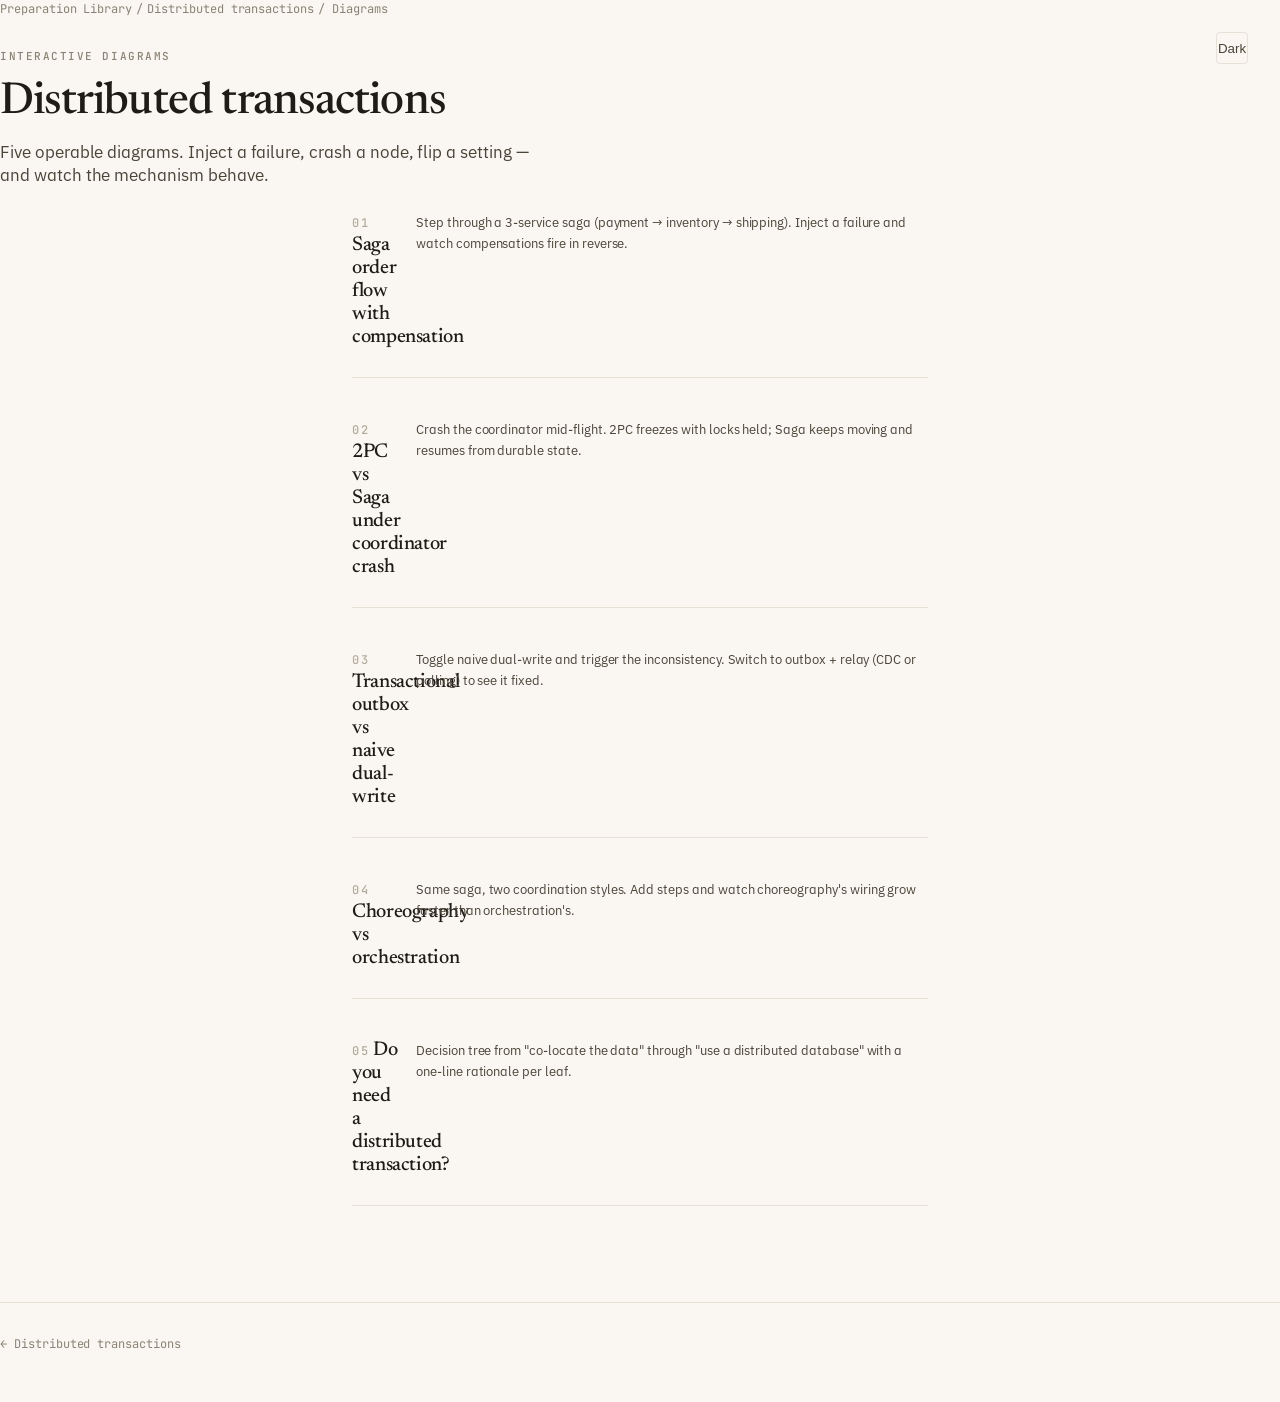
<file: System Design/High Level Design/Distributed Transactions/diagrams/index.html>
<!DOCTYPE html>
<html lang="en">
<head>
  <meta charset="UTF-8">
  <meta name="viewport" content="width=device-width, initial-scale=1.0">
  <title>Diagrams — Distributed transactions</title>
  <link rel="stylesheet" href="../../../../assets/design.css">
  <script>
    try {
      const s = localStorage.getItem('site-theme');
      if (s === 'dark' || (!s && matchMedia('(prefers-color-scheme: dark)').matches))
        document.documentElement.setAttribute('data-theme', 'dark');
      else if (s === 'light')
        document.documentElement.setAttribute('data-theme', 'light');
    } catch (e) {}
  </script>
</head>
<body>

  <header>
    <div class="breadcrumb">
      <a href="../../../../">Preparation Library</a> /
      <a href="../">Distributed transactions</a> /
      Diagrams
    </div>
    <span class="eyebrow">Interactive diagrams</span>
    <h1>Distributed transactions</h1>
    <p>Five operable diagrams. Inject a failure, crash a node, flip a setting — and watch the mechanism behave.</p>
    <button class="theme-toggle" id="themeToggle" onclick="toggleTheme()"></button>
  </header>

  <main class="wrap narrow">
    <div class="card-grid">
      <a class="link-card" href="01-saga-order-flow.html">
        <div class="lc-title"><span class="lc-num">01</span> Saga order flow with compensation</div>
        <p class="lc-desc">Step through a 3-service saga (payment → inventory → shipping). Inject a failure and watch compensations fire in reverse.</p>
      </a>
      <a class="link-card" href="02-2pc-vs-saga-crash.html">
        <div class="lc-title"><span class="lc-num">02</span> 2PC vs Saga under coordinator crash</div>
        <p class="lc-desc">Crash the coordinator mid-flight. 2PC freezes with locks held; Saga keeps moving and resumes from durable state.</p>
      </a>
      <a class="link-card" href="03-transactional-outbox.html">
        <div class="lc-title"><span class="lc-num">03</span> Transactional outbox vs naive dual-write</div>
        <p class="lc-desc">Toggle naive dual-write and trigger the inconsistency. Switch to outbox + relay (CDC or polling) to see it fixed.</p>
      </a>
      <a class="link-card" href="04-choreography-vs-orchestration.html">
        <div class="lc-title"><span class="lc-num">04</span> Choreography vs orchestration</div>
        <p class="lc-desc">Same saga, two coordination styles. Add steps and watch choreography's wiring grow faster than orchestration's.</p>
      </a>
      <a class="link-card" href="05-do-you-need-a-distributed-transaction.html">
        <div class="lc-title"><span class="lc-num">05</span> Do you need a distributed transaction?</div>
        <p class="lc-desc">Decision tree from "co-locate the data" through "use a distributed database" with a one-line rationale per leaf.</p>
      </a>
    </div>
  </main>

  <footer class="site-footer">
    <a href="../">← Distributed transactions</a>
  </footer>

  <script src="../../../../assets/theme.js"></script>
</body>
</html>
</file>
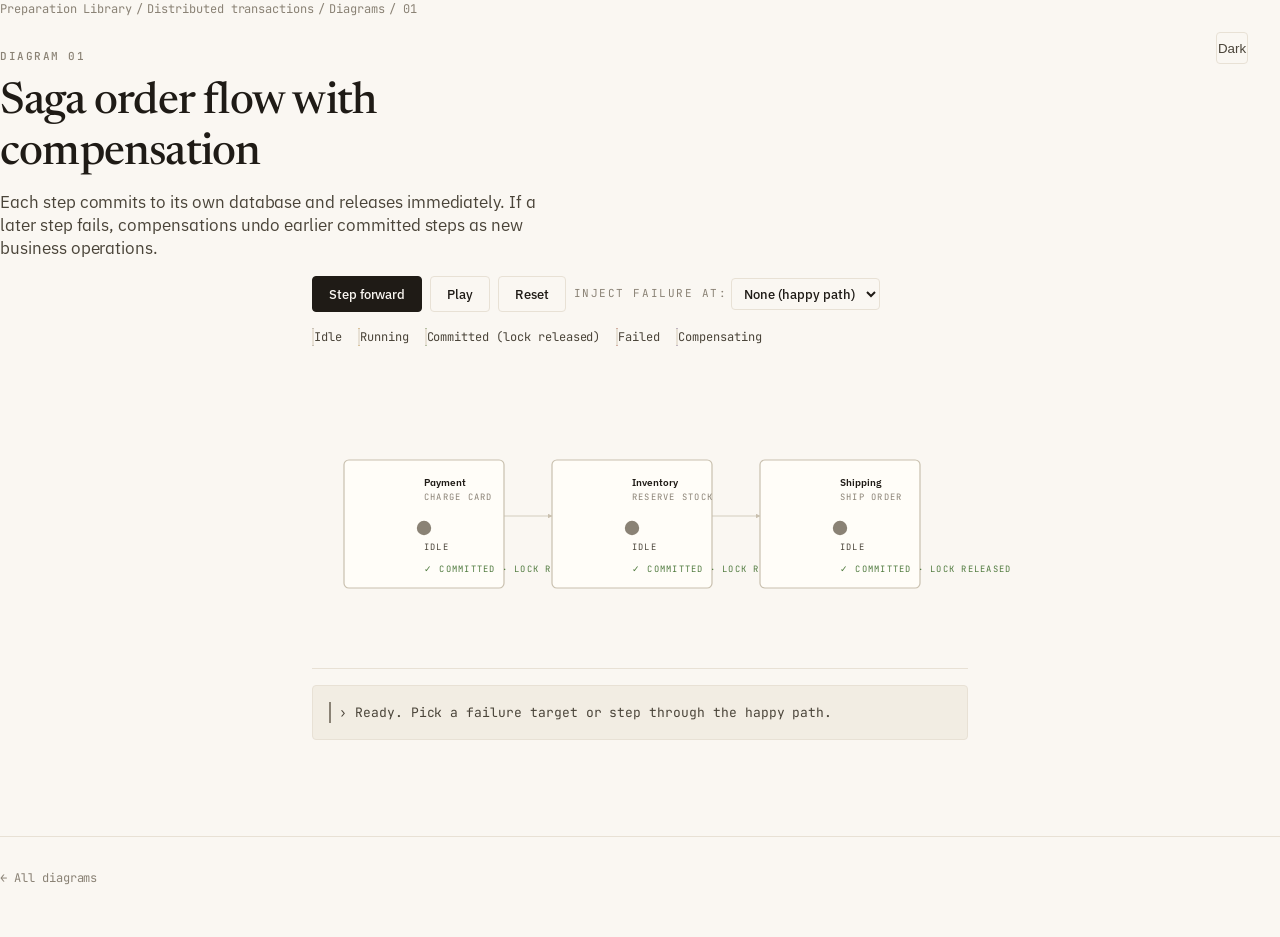
<file: System Design/High Level Design/Distributed Transactions/diagrams/01-saga-order-flow.html>
<!DOCTYPE html>
<html lang="en">
<head>
  <meta charset="UTF-8">
  <meta name="viewport" content="width=device-width, initial-scale=1.0">
  <title>01 — Saga order flow with compensation</title>
  <link rel="stylesheet" href="../../../../assets/design.css">
  <link rel="stylesheet" href="../../../../assets/diagrams.css">
  <script>
    try {
      const s = localStorage.getItem('site-theme');
      if (s === 'dark' || (!s && matchMedia('(prefers-color-scheme: dark)').matches))
        document.documentElement.setAttribute('data-theme', 'dark');
      else if (s === 'light')
        document.documentElement.setAttribute('data-theme', 'light');
    } catch (e) {}
  </script>
</head>
<body>

  <header>
    <div class="breadcrumb">
      <a href="../../../../">Preparation Library</a> /
      <a href="../">Distributed transactions</a> /
      <a href="index.html">Diagrams</a> /
      01
    </div>
    <span class="eyebrow">Diagram 01</span>
    <h1>Saga order flow with compensation</h1>
    <p>Each step commits to its own database and releases immediately. If a later step fails, compensations undo earlier committed steps as new business operations.</p>
    <button class="theme-toggle" id="themeToggle" onclick="toggleTheme()"></button>
  </header>

  <main class="wrap">

    <div class="dctrl">
      <button id="step" class="btn primary">Step forward</button>
      <button id="play" class="btn">Play</button>
      <button id="reset" class="btn">Reset</button>
      <label>
        Inject failure at:
        <select id="failure">
          <option value="">None (happy path)</option>
          <option value="payment">Payment</option>
          <option value="inventory">Inventory</option>
          <option value="shipping">Shipping</option>
        </select>
      </label>
    </div>

    <div class="legend">
      <span><i class="swatch" style="background:var(--state-idle)"></i>Idle</span>
      <span><i class="swatch" style="background:var(--state-pending)"></i>Running</span>
      <span><i class="swatch" style="background:var(--state-success)"></i>Committed (lock released)</span>
      <span><i class="swatch" style="background:var(--state-danger)"></i>Failed</span>
      <span><i class="swatch" style="background:var(--state-comp)"></i>Compensating</span>
    </div>

    <div class="stage">
      <svg class="diagram" viewBox="0 0 820 260" role="img" aria-labelledby="t1 d1">
        <title id="t1">Three-service saga</title>
        <desc id="d1">Payment, Inventory, and Shipping services connected left to right. Each shows status and whether its local transaction committed.</desc>
        <defs>
          <marker id="arrowhead" viewBox="0 0 10 10" refX="9" refY="5" markerWidth="6" markerHeight="6" orient="auto">
            <path d="M0,0 L10,5 L0,10 z" fill="context-stroke"/>
          </marker>
        </defs>

        <path class="arrow" id="arrow-0" d="M240 130 L300 130" marker-end="url(#arrowhead)"/>
        <path class="arrow" id="arrow-1" d="M500 130 L560 130" marker-end="url(#arrowhead)"/>

        <g class="node" id="node-payment" data-state="idle">
          <rect class="node-bg" x="40" y="60" width="200" height="160" rx="12"/>
          <text class="node-title" x="140" y="92">Payment</text>
          <text class="node-sub" x="140" y="110">Charge card</text>
          <circle class="status-dot" cx="140" cy="145" r="9"/>
          <text class="status-text" x="140" y="172">idle</text>
          <text class="badge success" x="140" y="200">✓ committed · lock released</text>
        </g>

        <g class="node" id="node-inventory" data-state="idle">
          <rect class="node-bg" x="300" y="60" width="200" height="160" rx="12"/>
          <text class="node-title" x="400" y="92">Inventory</text>
          <text class="node-sub" x="400" y="110">Reserve stock</text>
          <circle class="status-dot" cx="400" cy="145" r="9"/>
          <text class="status-text" x="400" y="172">idle</text>
          <text class="badge success" x="400" y="200">✓ committed · lock released</text>
        </g>

        <g class="node" id="node-shipping" data-state="idle">
          <rect class="node-bg" x="560" y="60" width="200" height="160" rx="12"/>
          <text class="node-title" x="660" y="92">Shipping</text>
          <text class="node-sub" x="660" y="110">Ship order</text>
          <circle class="status-dot" cx="660" cy="145" r="9"/>
          <text class="status-text" x="660" y="172">idle</text>
          <text class="badge success" x="660" y="200">✓ committed · lock released</text>
        </g>
      </svg>
    </div>

    <div class="log" id="log" role="log" aria-live="polite"></div>

  </main>

  <footer class="site-footer">
    <a href="index.html">← All diagrams</a>
  </footer>

  <script src="../../../../assets/theme.js"></script>
  <script>
    const SERVICES = [
      { key: 'payment',   label: 'Payment',   compensation: 'refund issued' },
      { key: 'inventory', label: 'Inventory', compensation: 'stock released' },
      { key: 'shipping',  label: 'Shipping',  compensation: 'shipment cancelled' },
    ];
    const STEP_MS = 900;
    const COMP_MS = 800;

    let cursor = 0;
    let busy = false;
    let stopped = false;
    let injected = '';

    const $log = document.getElementById('log');
    const $step = document.getElementById('step');
    const $play = document.getElementById('play');
    const $reset = document.getElementById('reset');
    const $failure = document.getElementById('failure');

    const reduced = matchMedia('(prefers-reduced-motion: reduce)').matches;
    const wait = ms => reduced ? Promise.resolve() : new Promise(r => setTimeout(r, ms));

    function setState(key, state) {
      const node = document.getElementById('node-' + key);
      node.dataset.state = state;
      const labelMap = { idle: 'idle', running: 'running…', committed: 'committed', failed: 'failed', compensating: 'undoing…', compensated: 'undone' };
      node.querySelector('.status-text').textContent = labelMap[state];
    }

    function setArrow(i, state) {
      const a = document.getElementById('arrow-' + i);
      if (!a) return;
      if (state) a.dataset.state = state; else delete a.dataset.state;
    }

    function log(msg, cls = '') {
      const line = document.createElement('span');
      line.className = 'log-line' + (cls ? ' ' + cls : '');
      line.textContent = '› ' + msg;
      $log.appendChild(line);
      $log.scrollTop = $log.scrollHeight;
    }

    function setBusy(b) {
      busy = b;
      $step.disabled = b || cursor >= SERVICES.length;
      $play.disabled = b;
      $failure.disabled = b;
    }

    async function stepForward() {
      if (cursor >= SERVICES.length) return;
      setBusy(true);
      const s = SERVICES[cursor];

      setState(s.key, 'running');
      log(`${s.label}: starting local transaction`, 'info');
      await wait(STEP_MS);

      if (injected === s.key) {
        setState(s.key, 'failed');
        log(`${s.label}: FAILED`, 'fail');
        await wait(400);
        await compensate(cursor - 1);
        cursor = SERVICES.length;
        setBusy(false);
        return;
      }

      setState(s.key, 'committed');
      if (cursor > 0) setArrow(cursor - 1, 'good');
      log(`${s.label}: committed locally, lock released`, 'commit');
      cursor++;

      if (cursor === SERVICES.length) {
        setArrow(SERVICES.length - 2, 'good');
        log('Order completed successfully.', 'info');
      }
      setBusy(false);
    }

    async function compensate(fromIdx) {
      if (fromIdx < 0) {
        log('Nothing to compensate — order cancelled.', 'info');
        return;
      }
      for (let i = fromIdx; i >= 0; i--) {
        if (stopped) return;
        const s = SERVICES[i];
        setArrow(i, 'comp');
        setState(s.key, 'compensating');
        log(`Compensating ${s.label}…`, 'comp');
        await wait(COMP_MS);
        setState(s.key, 'compensated');
        log(`${s.label}: ${s.compensation}`, 'comp');
      }
      log('Order cancelled (state consistent, no locks held).', 'info');
    }

    async function play() {
      reset();
      stopped = false;
      while (cursor < SERVICES.length && !stopped) {
        await stepForward();
      }
    }

    function reset() {
      stopped = true;
      cursor = 0;
      busy = false;
      SERVICES.forEach(s => setState(s.key, 'idle'));
      for (let i = 0; i < SERVICES.length - 1; i++) setArrow(i, null);
      $log.innerHTML = '';
      log('Ready. Pick a failure target or step through the happy path.', 'info');
      setBusy(false);
    }

    $step.addEventListener('click', stepForward);
    $play.addEventListener('click', play);
    $reset.addEventListener('click', reset);
    $failure.addEventListener('change', e => { injected = e.target.value; });

    reset();
  </script>
</body>
</html>
</file>
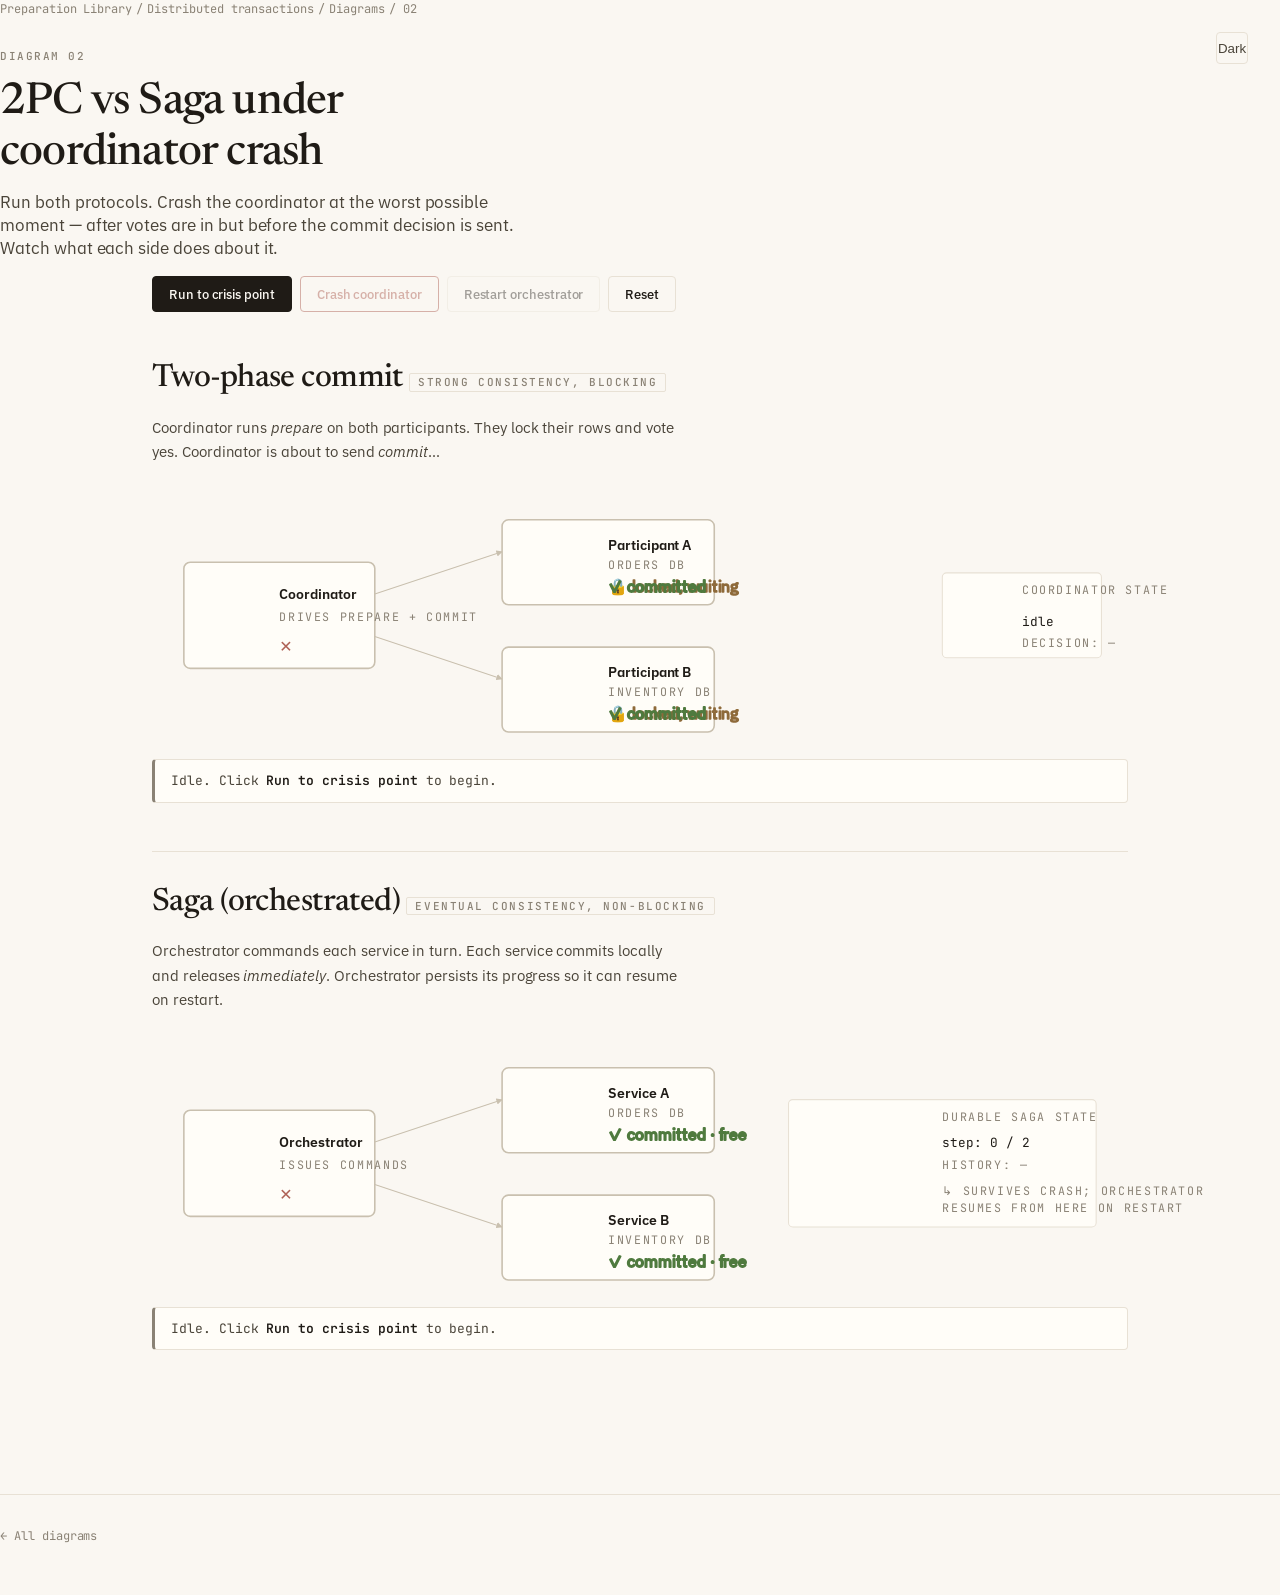
<file: System Design/High Level Design/Distributed Transactions/diagrams/02-2pc-vs-saga-crash.html>
<!DOCTYPE html>
<html lang="en">
<head>
  <meta charset="UTF-8">
  <meta name="viewport" content="width=device-width, initial-scale=1.0">
  <title>02 — 2PC vs Saga under coordinator crash</title>
  <link rel="stylesheet" href="../../../../assets/design.css">
  <link rel="stylesheet" href="../../../../assets/diagrams.css">
  <script>
    try {
      const s = localStorage.getItem('site-theme');
      if (s === 'dark' || (!s && matchMedia('(prefers-color-scheme: dark)').matches))
        document.documentElement.setAttribute('data-theme', 'dark');
      else if (s === 'light')
        document.documentElement.setAttribute('data-theme', 'light');
    } catch (e) {}
  </script>
</head>
<body>

  <header>
    <div class="breadcrumb">
      <a href="../../../../">Preparation Library</a> /
      <a href="../">Distributed transactions</a> /
      <a href="index.html">Diagrams</a> /
      02
    </div>
    <span class="eyebrow">Diagram 02</span>
    <h1>2PC vs Saga under coordinator crash</h1>
    <p>Run both protocols. Crash the coordinator at the worst possible moment — after votes are in but before the commit decision is sent. Watch what each side does about it.</p>
    <button class="theme-toggle" id="themeToggle" onclick="toggleTheme()"></button>
  </header>

  <main class="wrap wide">

    <div class="dctrl">
      <button id="run" class="btn primary">Run to crisis point</button>
      <button id="crash" class="btn danger" disabled>Crash coordinator</button>
      <button id="restart" class="btn" disabled>Restart orchestrator</button>
      <button id="reset" class="btn">Reset</button>
    </div>

    <!-- Two-phase commit panel -->
    <div class="stage">
      <h2>Two-phase commit <span class="tag">strong consistency, blocking</span></h2>
      <p class="note">Coordinator runs <em>prepare</em> on both participants. They lock their rows and vote yes. Coordinator is about to send <em>commit</em>…</p>
      <svg class="diagram" viewBox="0 0 920 240" role="img" aria-labelledby="t2pc d2pc">
        <title id="t2pc">Two-phase commit</title>
        <desc id="d2pc">A coordinator coordinates commit between two participants. When the coordinator crashes after votes, participants stay locked and other work queues up.</desc>
        <defs>
          <marker id="ahead" viewBox="0 0 10 10" refX="9" refY="5" markerWidth="6" markerHeight="6" orient="auto">
            <path d="M0,0 L10,5 L0,10 z" fill="context-stroke"/>
          </marker>
        </defs>

        <g class="node" id="pc-coord" data-state="idle">
          <rect class="node-bg" x="30" y="70" width="180" height="100" rx="10"/>
          <text class="node-title" x="120" y="105">Coordinator</text>
          <text class="node-sub" x="120" y="125">drives prepare + commit</text>
          <text class="skull" x="120" y="155">✕</text>
        </g>

        <path class="arrow" id="pc-arr-a" d="M210 100 L330 60" marker-end="url(#ahead)"/>
        <path class="arrow" id="pc-arr-b" d="M210 140 L330 180" marker-end="url(#ahead)"/>

        <g class="node" id="pc-a" data-state="idle">
          <rect class="node-bg" x="330" y="30" width="200" height="80" rx="10"/>
          <text class="node-title" x="430" y="58">Participant A</text>
          <text class="node-sub" x="430" y="76">orders DB</text>
          <text class="lock-icon" x="430" y="98">🔒 locked, waiting</text>
          <text class="check-icon" x="430" y="98">✓ committed</text>
        </g>
        <g id="pc-q-a">
          <rect class="queue-pill" x="555" y="35" width="160" height="22" rx="11"/>
          <text class="queue-text" x="635" y="51">▦ ▦ ▦ requests queued</text>
          <rect class="queue-pill" x="555" y="62" width="160" height="22" rx="11"/>
          <text class="queue-text" x="635" y="78">other txns blocked</text>
        </g>

        <g class="node" id="pc-b" data-state="idle">
          <rect class="node-bg" x="330" y="150" width="200" height="80" rx="10"/>
          <text class="node-title" x="430" y="178">Participant B</text>
          <text class="node-sub" x="430" y="196">inventory DB</text>
          <text class="lock-icon" x="430" y="218">🔒 locked, waiting</text>
          <text class="check-icon" x="430" y="218">✓ committed</text>
        </g>
        <g id="pc-q-b">
          <rect class="queue-pill" x="555" y="155" width="160" height="22" rx="11"/>
          <text class="queue-text" x="635" y="171">▦ ▦ ▦ requests queued</text>
          <rect class="queue-pill" x="555" y="182" width="160" height="22" rx="11"/>
          <text class="queue-text" x="635" y="198">other txns blocked</text>
        </g>

        <rect class="durable-card" x="745" y="80" width="150" height="80" rx="8"/>
        <text class="durable-title" x="820" y="100">Coordinator state</text>
        <text class="durable-value" id="pc-state" x="820" y="130">idle</text>
        <text class="node-sub" x="820" y="150" id="pc-decision">decision: —</text>
      </svg>
      <div class="verdict neutral" id="pc-verdict">Idle. Click <b>Run to crisis point</b> to begin.</div>
    </div>

    <!-- Saga panel -->
    <div class="stage">
      <h2>Saga (orchestrated) <span class="tag">eventual consistency, non-blocking</span></h2>
      <p class="note">Orchestrator commands each service in turn. Each service commits locally and releases <em>immediately</em>. Orchestrator persists its progress so it can resume on restart.</p>
      <svg class="diagram" viewBox="0 0 920 240" role="img" aria-labelledby="tsg dsg">
        <title id="tsg">Saga orchestrator</title>
        <desc id="dsg">An orchestrator coordinates two independent services. Services commit locally and never hold locks for the orchestrator. The orchestrator's state is durable.</desc>

        <g class="node" id="sg-coord" data-state="idle">
          <rect class="node-bg" x="30" y="70" width="180" height="100" rx="10"/>
          <text class="node-title" x="120" y="105">Orchestrator</text>
          <text class="node-sub" x="120" y="125">issues commands</text>
          <text class="skull" x="120" y="155">✕</text>
        </g>

        <path class="arrow" id="sg-arr-a" d="M210 100 L330 60" marker-end="url(#ahead)"/>
        <path class="arrow" id="sg-arr-b" d="M210 140 L330 180" marker-end="url(#ahead)"/>

        <g class="node" id="sg-a" data-state="idle">
          <rect class="node-bg" x="330" y="30" width="200" height="80" rx="10"/>
          <text class="node-title" x="430" y="58">Service A</text>
          <text class="node-sub" x="430" y="76">orders DB</text>
          <text class="check-icon" x="430" y="98">✓ committed · free</text>
        </g>

        <g class="node" id="sg-b" data-state="idle">
          <rect class="node-bg" x="330" y="150" width="200" height="80" rx="10"/>
          <text class="node-title" x="430" y="178">Service B</text>
          <text class="node-sub" x="430" y="196">inventory DB</text>
          <text class="check-icon" x="430" y="218">✓ committed · free</text>
        </g>

        <rect class="durable-card" x="600" y="60" width="290" height="120" rx="8"/>
        <text class="durable-title" x="745" y="80">Durable saga state</text>
        <text class="durable-value" id="sg-step" x="745" y="105">step: 0 / 2</text>
        <text class="node-sub" x="745" y="125" id="sg-history">history: —</text>
        <text class="node-sub" x="745" y="150">↳ survives crash; orchestrator</text>
        <text class="node-sub" x="745" y="166">resumes from here on restart</text>
      </svg>
      <div class="verdict neutral" id="sg-verdict">Idle. Click <b>Run to crisis point</b> to begin.</div>
    </div>

  </main>

  <footer class="site-footer">
    <a href="index.html">← All diagrams</a>
  </footer>

  <script src="../../../../assets/theme.js"></script>
  <script>
    const reduced = matchMedia('(prefers-reduced-motion: reduce)').matches;
    const wait = ms => reduced ? Promise.resolve() : new Promise(r => setTimeout(r, ms));

    const $run = document.getElementById('run');
    const $crash = document.getElementById('crash');
    const $restart = document.getElementById('restart');
    const $reset = document.getElementById('reset');

    const pc = {
      coord: document.getElementById('pc-coord'),
      a: document.getElementById('pc-a'),
      b: document.getElementById('pc-b'),
      arrA: document.getElementById('pc-arr-a'),
      arrB: document.getElementById('pc-arr-b'),
      qA: document.getElementById('pc-q-a'),
      qB: document.getElementById('pc-q-b'),
      state: document.getElementById('pc-state'),
      decision: document.getElementById('pc-decision'),
      verdict: document.getElementById('pc-verdict'),
    };
    const sg = {
      coord: document.getElementById('sg-coord'),
      a: document.getElementById('sg-a'),
      b: document.getElementById('sg-b'),
      arrA: document.getElementById('sg-arr-a'),
      arrB: document.getElementById('sg-arr-b'),
      step: document.getElementById('sg-step'),
      history: document.getElementById('sg-history'),
      verdict: document.getElementById('sg-verdict'),
    };

    function setNode(el, state) { el.dataset.state = state; }
    function setArrow(el, state) { if (state) el.dataset.state = state; else delete el.dataset.state; }
    function setVerdict(el, cls, html) { el.className = 'verdict ' + cls; el.innerHTML = html; }

    async function runToCrisis() {
      $run.disabled = true;
      pc.state.textContent = 'prepare phase';
      setArrow(pc.arrA, 'active'); setArrow(pc.arrB, 'active');
      setNode(pc.coord, 'active');
      await wait(700);
      setNode(pc.a, 'locked'); setNode(pc.b, 'locked');
      pc.state.textContent = 'votes collected';
      pc.decision.textContent = 'decision: about to send commit…';
      setVerdict(pc.verdict, 'neutral', 'Both participants voted yes and are <b>holding locks</b>. Coordinator is one message away from sending commit.');

      sg.history.textContent = 'history: —';
      sg.step.textContent = 'step: 1 / 2 in progress';
      setArrow(sg.arrA, 'active');
      setNode(sg.coord, 'active');
      await wait(500);
      setNode(sg.a, 'committed');
      sg.history.textContent = 'history: A committed';
      sg.step.textContent = 'step: 2 / 2 in progress';
      setArrow(sg.arrB, 'active');
      await wait(400);
      setVerdict(sg.verdict, 'neutral', 'Service A already committed locally and released. Orchestrator is mid-flight on step 2.');

      $crash.disabled = false;
    }

    async function crash() {
      $crash.disabled = true;
      setNode(pc.coord, 'crashed');
      setArrow(pc.arrA, 'crashed'); setArrow(pc.arrB, 'crashed');
      pc.state.textContent = 'CRASHED';
      pc.decision.textContent = 'decision: lost in transit';
      await wait(400);
      pc.qA.classList.add('queue-visible');
      pc.qB.classList.add('queue-visible');
      setVerdict(pc.verdict, 'bad',
        '<b>Stuck.</b> Participants cannot safely commit or abort on their own — they don\'t know the decision. Locks stay held; other transactions on those rows queue up indefinitely. Recovery needs operator intervention or a heuristic resolution that risks divergence.');

      setNode(sg.coord, 'crashed');
      setArrow(sg.arrA, 'crashed'); setArrow(sg.arrB, 'crashed');
      setNode(sg.a, 'free');
      setNode(sg.b, 'idle');
      setVerdict(sg.verdict, 'neutral',
        'Orchestrator process is gone. <b>Service A is already committed and free</b> — nothing is locked on its behalf. Service B never received the command. Click <b>Restart orchestrator</b> to resume.');
      $restart.disabled = false;
    }

    async function restart() {
      $restart.disabled = true;
      setNode(sg.coord, 'recovering');
      setVerdict(sg.verdict, 'neutral', 'Orchestrator restarting… reading durable state.');
      await wait(700);
      setNode(sg.coord, 'active');
      setArrow(sg.arrB, 'active');
      setNode(sg.b, 'active');
      sg.history.textContent = 'history: A committed (recovered)';
      await wait(700);
      setNode(sg.b, 'free');
      sg.step.textContent = 'step: 2 / 2 done';
      sg.history.textContent = 'history: A committed, B committed';
      setVerdict(sg.verdict, 'good',
        '<b>Resumed from durable state.</b> Service B committed. End-to-end saga complete. At no point were other transactions blocked.');
    }

    function reset() {
      [pc.coord, pc.a, pc.b].forEach(n => setNode(n, 'idle'));
      [pc.arrA, pc.arrB].forEach(a => setArrow(a, null));
      pc.qA.classList.remove('queue-visible');
      pc.qB.classList.remove('queue-visible');
      pc.state.textContent = 'idle';
      pc.decision.textContent = 'decision: —';
      setVerdict(pc.verdict, 'neutral', 'Idle. Click <b>Run to crisis point</b> to begin.');

      [sg.coord, sg.a, sg.b].forEach(n => setNode(n, 'idle'));
      [sg.arrA, sg.arrB].forEach(a => setArrow(a, null));
      sg.step.textContent = 'step: 0 / 2';
      sg.history.textContent = 'history: —';
      setVerdict(sg.verdict, 'neutral', 'Idle. Click <b>Run to crisis point</b> to begin.');

      $run.disabled = false;
      $crash.disabled = true;
      $restart.disabled = true;
    }

    $run.addEventListener('click', runToCrisis);
    $crash.addEventListener('click', crash);
    $restart.addEventListener('click', restart);
    $reset.addEventListener('click', reset);
    reset();
  </script>
</body>
</html>
</file>
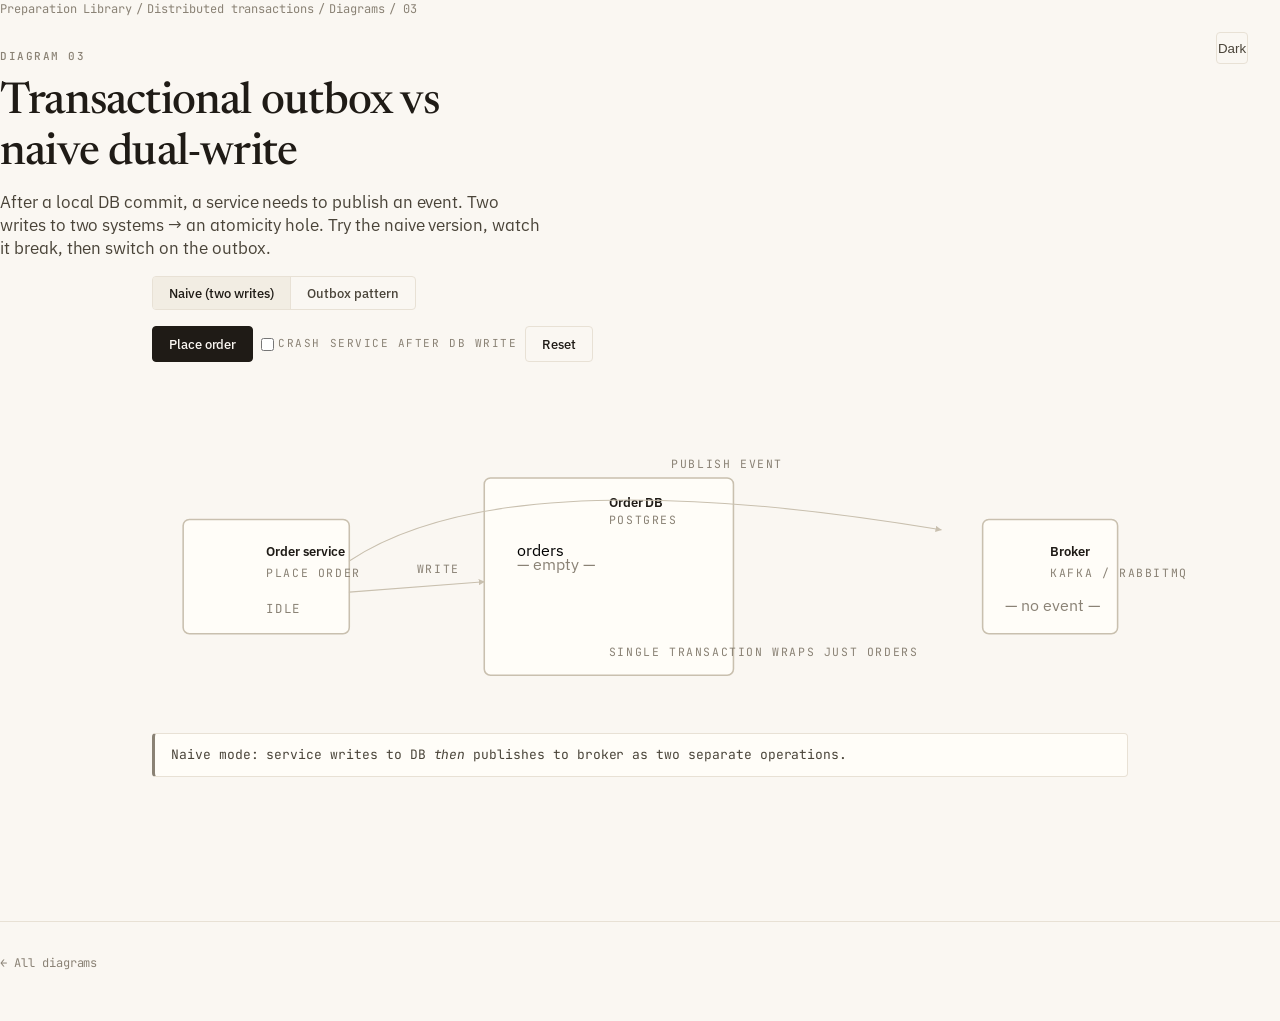
<file: System Design/High Level Design/Distributed Transactions/diagrams/03-transactional-outbox.html>
<!DOCTYPE html>
<html lang="en">
<head>
  <meta charset="UTF-8">
  <meta name="viewport" content="width=device-width, initial-scale=1.0">
  <title>03 — Transactional outbox vs naive dual-write</title>
  <link rel="stylesheet" href="../../../../assets/design.css">
  <link rel="stylesheet" href="../../../../assets/diagrams.css">
  <style>
    /* mode-driven visibility — diagram-specific */
    svg[data-mode="naive"] .outbox-only { display: none; }
    svg[data-mode="outbox"] .naive-only { display: none; }
    svg[data-relay="cdc"] .polling-only { display: none; }
    svg[data-relay="polling"] .cdc-only { display: none; }
  </style>
  <script>
    try {
      const s = localStorage.getItem('site-theme');
      if (s === 'dark' || (!s && matchMedia('(prefers-color-scheme: dark)').matches))
        document.documentElement.setAttribute('data-theme', 'dark');
      else if (s === 'light')
        document.documentElement.setAttribute('data-theme', 'light');
    } catch (e) {}
  </script>
</head>
<body>

  <header>
    <div class="breadcrumb">
      <a href="../../../../">Preparation Library</a> /
      <a href="../">Distributed transactions</a> /
      <a href="index.html">Diagrams</a> /
      03
    </div>
    <span class="eyebrow">Diagram 03</span>
    <h1>Transactional outbox vs naive dual-write</h1>
    <p>After a local DB commit, a service needs to publish an event. Two writes to two systems → an atomicity hole. Try the naive version, watch it break, then switch on the outbox.</p>
    <button class="theme-toggle" id="themeToggle" onclick="toggleTheme()"></button>
  </header>

  <main class="wrap wide">

    <div class="dctrl">
      <div class="seg" role="tablist" aria-label="Pattern">
        <button id="mode-naive" aria-pressed="true">Naive (two writes)</button>
        <button id="mode-outbox" aria-pressed="false">Outbox pattern</button>
      </div>
      <div id="relay-toolbar" hidden>
        <span style="color:var(--text-muted);font-size:0.82rem;margin-right:0.4rem">Relay:</span>
        <div class="seg">
          <button id="relay-cdc" aria-pressed="true">CDC (tail log)</button>
          <button id="relay-poll" aria-pressed="false">Polling</button>
        </div>
      </div>
    </div>

    <div class="dctrl">
      <button id="run" class="btn primary">Place order</button>
      <label><input type="checkbox" id="crash-toggle"> Crash service after DB write</label>
      <button id="reset" class="btn">Reset</button>
    </div>

    <div class="stage">
      <svg class="diagram" viewBox="0 0 940 280" data-mode="naive" data-relay="cdc" role="img" aria-labelledby="t3 d3">
        <title id="t3">Dual-write atomicity</title>
        <desc id="d3">A service writes to its database and publishes to a message broker. The outbox pattern makes the two writes atomic by writing the event into a DB table inside the same transaction and using a background relay to publish it.</desc>
        <defs>
          <marker id="ah3" viewBox="0 0 10 10" refX="9" refY="5" markerWidth="6" markerHeight="6" orient="auto">
            <path d="M0,0 L10,5 L0,10 z" fill="context-stroke"/>
          </marker>
        </defs>

        <g class="node" id="svc" data-state="idle">
          <rect class="node-bg" x="30" y="90" width="160" height="110" rx="10"/>
          <text class="node-title" x="110" y="125">Order service</text>
          <text class="node-sub" x="110" y="145">place order</text>
          <text class="node-sub" x="110" y="180" id="svc-status" style="font-size:12px">idle</text>
        </g>

        <g class="node" id="db" data-state="idle">
          <rect class="node-bg" x="320" y="50" width="240" height="190" rx="10"/>
          <text class="node-title" x="440" y="78">Order DB</text>
          <text class="node-sub" x="440" y="94">postgres</text>

          <rect class="row" id="row-orders" x="340" y="110" width="200" height="36" rx="6" data-state="empty"/>
          <text class="row-label" x="352" y="125">orders</text>
          <text class="row-label" x="352" y="139" id="row-orders-text" style="fill:var(--text-muted)">— empty —</text>

          <g class="outbox-only">
            <rect class="row" id="row-outbox" x="340" y="156" width="200" height="36" rx="6" data-state="empty"/>
            <text class="row-label" x="352" y="171">outbox_events</text>
            <text class="row-label" x="352" y="185" id="row-outbox-text" style="fill:var(--text-muted)">— empty —</text>
          </g>

          <text class="node-sub" x="440" y="222" id="tx-note">single transaction wraps both rows</text>
        </g>

        <path class="arrow naive-only" id="arr-pub-naive" d="M190 130 Q 340 30 760 100" marker-end="url(#ah3)"/>
        <text class="arrow-label naive-only" x="500" y="40">publish event</text>

        <path class="arrow" id="arr-svc-db" d="M190 160 L320 150" marker-end="url(#ah3)"/>
        <text class="arrow-label" x="255" y="142">write</text>

        <g class="outbox-only">
          <g class="node" id="relay" data-state="idle">
            <rect class="node-bg" x="600" y="120" width="120" height="80" rx="10"/>
            <text class="node-title" x="660" y="145">Relay</text>
            <text class="node-sub cdc-only" x="660" y="163">CDC: streams log</text>
            <text class="node-sub polling-only" x="660" y="163">poll every 2s</text>
            <circle class="relay-pulse" id="relay-pulse" cx="660" cy="180" r="4"/>
            <text class="node-sub" x="660" y="190" id="relay-status" style="font-size:11px">idle</text>
          </g>
          <path class="arrow" id="arr-db-relay" d="M560 160 L600 160" marker-end="url(#ah3)"/>
          <path class="arrow" id="arr-relay-broker" d="M720 160 L800 145" marker-end="url(#ah3)"/>
        </g>

        <g class="node" id="broker" data-state="idle">
          <rect class="node-bg" x="800" y="90" width="130" height="110" rx="10"/>
          <text class="node-title" x="865" y="125">Broker</text>
          <text class="node-sub" x="865" y="145">Kafka / RabbitMQ</text>
          <rect class="row" id="row-broker" x="813" y="158" width="105" height="32" rx="6" data-state="empty"/>
          <text class="row-label" x="822" y="178" id="row-broker-text" style="fill:var(--text-muted)">— no event —</text>
        </g>
      </svg>
      <div class="verdict neutral" id="verdict">Pick a mode and click <b>Place order</b>.</div>
    </div>

  </main>

  <footer class="site-footer">
    <a href="index.html">← All diagrams</a>
  </footer>

  <script src="../../../../assets/theme.js"></script>
  <script>
    const reduced = matchMedia('(prefers-reduced-motion: reduce)').matches;
    const wait = ms => reduced ? Promise.resolve() : new Promise(r => setTimeout(r, ms));

    const svg = document.querySelector('svg.diagram');
    const $svc = document.getElementById('svc');
    const $svcStatus = document.getElementById('svc-status');
    const $db = document.getElementById('db');
    const $broker = document.getElementById('broker');
    const $relay = document.getElementById('relay');
    const $relayStatus = document.getElementById('relay-status');
    const $relayPulse = document.getElementById('relay-pulse');
    const $verdict = document.getElementById('verdict');
    const $crash = document.getElementById('crash-toggle');
    const $run = document.getElementById('run');

    const rowOrders = { rect: document.getElementById('row-orders'), text: document.getElementById('row-orders-text') };
    const rowOutbox = { rect: document.getElementById('row-outbox'), text: document.getElementById('row-outbox-text') };
    const rowBroker = { rect: document.getElementById('row-broker'), text: document.getElementById('row-broker-text') };

    const arrSvcDb = document.getElementById('arr-svc-db');
    const arrPubNaive = document.getElementById('arr-pub-naive');
    const arrDbRelay = document.getElementById('arr-db-relay');
    const arrRelayBroker = document.getElementById('arr-relay-broker');

    let mode = 'naive';
    let relayKind = 'cdc';
    let busy = false;

    function setMode(m) {
      mode = m;
      svg.dataset.mode = m;
      document.getElementById('mode-naive').setAttribute('aria-pressed', m === 'naive');
      document.getElementById('mode-outbox').setAttribute('aria-pressed', m === 'outbox');
      document.getElementById('relay-toolbar').hidden = m !== 'outbox';
      document.getElementById('tx-note').textContent = (m === 'outbox')
        ? 'single transaction wraps both rows'
        : 'single transaction wraps just orders';
      reset();
    }
    function setRelay(r) {
      relayKind = r;
      svg.dataset.relay = r;
      document.getElementById('relay-cdc').setAttribute('aria-pressed', r === 'cdc');
      document.getElementById('relay-poll').setAttribute('aria-pressed', r === 'polling');
    }
    function setNode(el, state) { el.dataset.state = state; }
    function setArrow(el, state) { if (state) el.dataset.state = state; else delete el.dataset.state; }
    function setRow(row, state, text) {
      row.rect.dataset.state = state;
      if (text !== undefined) {
        row.text.textContent = text;
        row.text.style.fill = state === 'empty' ? 'var(--text-muted)' : 'var(--text)';
      }
    }
    function setVerdict(cls, html) { $verdict.className = 'verdict ' + cls; $verdict.innerHTML = html; }
    function setBusy(b) { busy = b; $run.disabled = b; }

    async function runNaive() {
      reset();
      setBusy(true);
      setNode($svc, 'active'); $svcStatus.textContent = 'writing to DB…';
      setArrow(arrSvcDb, 'active');
      await wait(700);
      setRow(rowOrders, 'filled', 'order #1042  ✓ committed');
      setNode($db, 'done'); $svcStatus.textContent = 'DB committed';
      await wait(300);

      if ($crash.checked) {
        setNode($svc, 'crashed'); $svcStatus.textContent = 'CRASHED';
        setArrow(arrPubNaive, 'bad');
        setRow(rowBroker, 'stale', '— event never published —');
        setVerdict('bad',
          '<b>Inconsistent.</b> The order row is committed in the DB but no event was published. The next saga step never fires — the system is stuck in a partial state with no signal to recover from. This is the dual-write problem.');
        setBusy(false);
        return;
      }

      $svcStatus.textContent = 'publishing event…';
      setArrow(arrPubNaive, 'active');
      await wait(700);
      setRow(rowBroker, 'filled', 'OrderPlaced #1042');
      setNode($broker, 'done');
      $svcStatus.textContent = 'done';
      setVerdict('neutral',
        'Happy path worked — but the two writes were independent. If the broker (or the network, or the service) had failed between them, the order would be committed without an event. Try checking the crash box.');
      setBusy(false);
    }

    async function runOutbox() {
      reset();
      setBusy(true);
      setNode($svc, 'active'); $svcStatus.textContent = 'one transaction →';
      setArrow(arrSvcDb, 'active');
      await wait(700);
      setRow(rowOrders, 'filled', 'order #1042  ✓ committed');
      setRow(rowOutbox, 'filled', 'OrderPlaced #1042  pending');
      setNode($db, 'done'); $svcStatus.textContent = 'orders + outbox atomic';
      await wait(300);

      if ($crash.checked) {
        setNode($svc, 'crashed'); $svcStatus.textContent = 'CRASHED';
      }

      const relayDelay = relayKind === 'cdc' ? 500 : 1800;
      $relayStatus.textContent = relayKind === 'cdc' ? 'tailing log…' : 'polling…';
      $relayPulse.classList.add('on');
      setArrow(arrDbRelay, 'active');
      await wait(relayDelay);
      setNode($relay, 'active');
      $relayStatus.textContent = 'publishing';
      setArrow(arrRelayBroker, 'active');
      await wait(700);
      setRow(rowBroker, 'filled', 'OrderPlaced #1042');
      setNode($broker, 'done');
      setRow(rowOutbox, 'processed', 'OrderPlaced #1042  ✓ relayed');
      $relayStatus.textContent = 'caught up';
      setNode($relay, 'done');
      $relayPulse.classList.remove('on');

      if ($crash.checked) {
        setVerdict('good',
          '<b>Consistent — even though the service crashed.</b> Because the event was committed to the outbox in the same transaction as the order, it survived the crash. The relay published it on its next tick. No lost event, no manual recovery.');
      } else {
        setVerdict('good',
          '<b>Atomic.</b> The order and the event were committed together. The relay picked up the outbox row ' +
          (relayKind === 'cdc' ? 'almost instantly by tailing the transaction log' : 'on its next poll interval') +
          ' and published it. Now try checking the crash box and re-running.');
      }
      setBusy(false);
    }

    function reset() {
      setNode($svc, 'idle'); $svcStatus.textContent = 'idle';
      setNode($db, 'idle');
      setNode($broker, 'idle');
      setNode($relay, 'idle');
      $relayStatus.textContent = 'idle';
      $relayPulse.classList.remove('on');
      setRow(rowOrders, 'empty', '— empty —');
      setRow(rowOutbox, 'empty', '— empty —');
      setRow(rowBroker, 'empty', '— no event —');
      setArrow(arrSvcDb, null);
      setArrow(arrPubNaive, null);
      setArrow(arrDbRelay, null);
      setArrow(arrRelayBroker, null);
      setVerdict('neutral', mode === 'naive'
        ? 'Naive mode: service writes to DB <em>then</em> publishes to broker as two separate operations.'
        : 'Outbox mode: service writes business row + outbox row in one transaction; the relay reliably publishes from the outbox.');
      setBusy(false);
    }

    document.getElementById('mode-naive').addEventListener('click', () => setMode('naive'));
    document.getElementById('mode-outbox').addEventListener('click', () => setMode('outbox'));
    document.getElementById('relay-cdc').addEventListener('click', () => setRelay('cdc'));
    document.getElementById('relay-poll').addEventListener('click', () => setRelay('polling'));
    document.getElementById('reset').addEventListener('click', reset);
    $run.addEventListener('click', () => (mode === 'naive' ? runNaive() : runOutbox()));

    setMode('naive');
  </script>
</body>
</html>
</file>
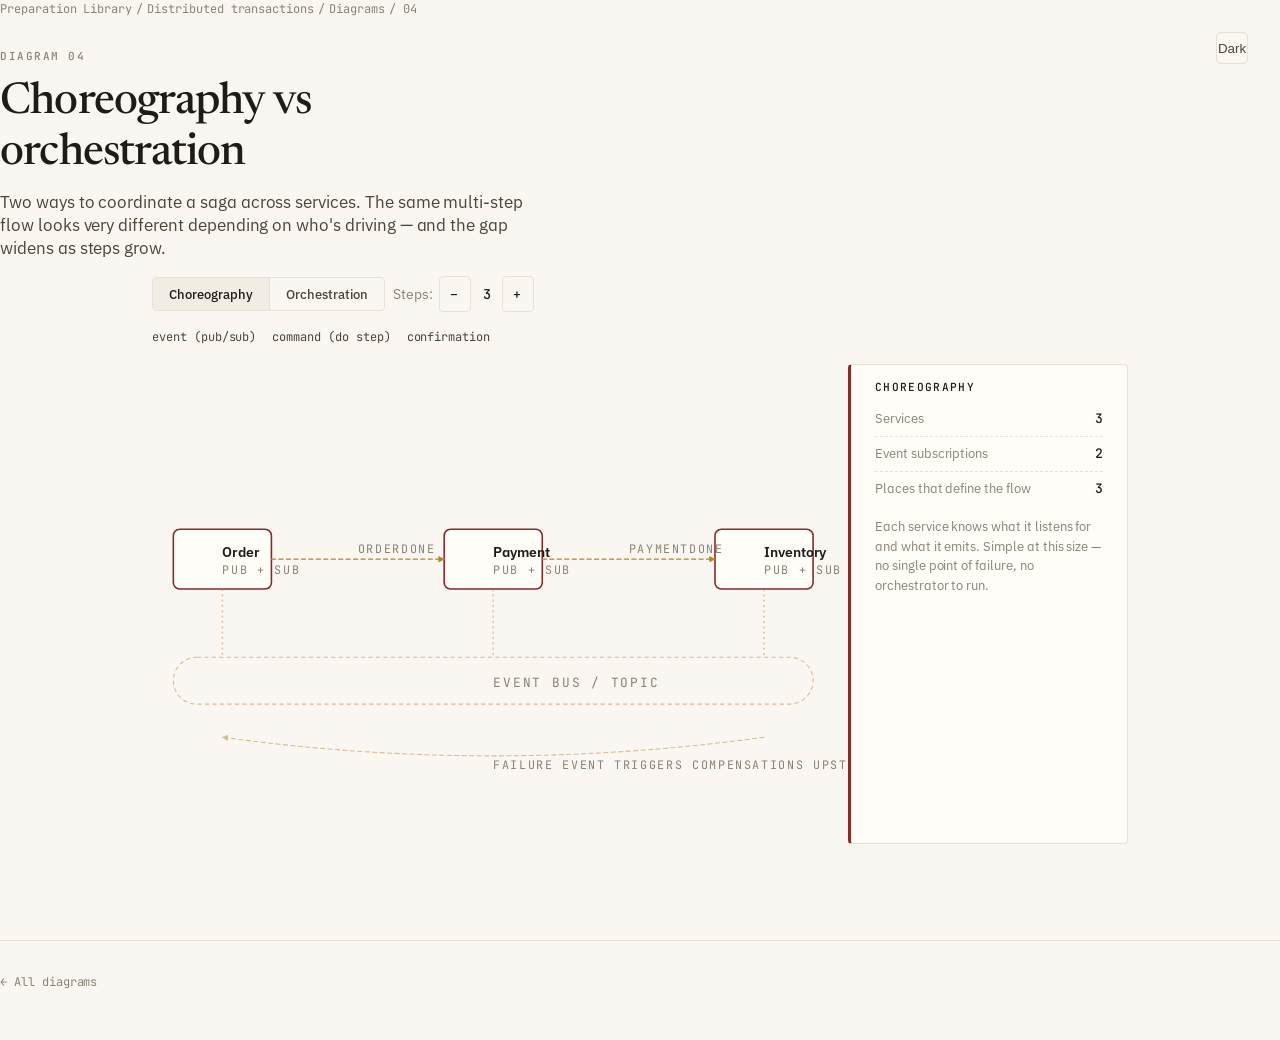
<file: System Design/High Level Design/Distributed Transactions/diagrams/04-choreography-vs-orchestration.html>
<!DOCTYPE html>
<html lang="en">
<head>
  <meta charset="UTF-8">
  <meta name="viewport" content="width=device-width, initial-scale=1.0">
  <title>04 — Choreography vs orchestration</title>
  <link rel="stylesheet" href="../../../../assets/design.css">
  <link rel="stylesheet" href="../../../../assets/diagrams.css">
  <style>
    /* diagram-specific: service / orchestrator node colors */
    .node.svc .node-bg { stroke: var(--accent); }
    .node.orch .node-bg { stroke: var(--state-comp); stroke-width: 2; }
    .arrow.event   { stroke: var(--state-pending); stroke-dasharray: 4 3; }
    .arrow.command { stroke: var(--state-success); }
    .arrow.confirm { stroke: var(--accent); stroke-dasharray: 2 3; }
    .stepper { display: inline-flex; align-items: center; gap: 0.4rem; color: var(--text-muted); font-size: 0.85rem; }
    .stepper button { min-width: 32px; padding: 0.25rem 0.6rem; }
    .count { font-family: var(--font-mono); color: var(--text); font-weight: 500; min-width: 18px; text-align: center; }
    .panel-grid { display: grid; grid-template-columns: 1fr 280px; gap: 0.85rem; }
    @media (max-width: 720px) { .panel-grid { grid-template-columns: 1fr; } }
    .meta h3 { font-size: 0.7rem; font-weight: 500; margin: 0 0 0.5rem; color: var(--text); text-transform: uppercase; letter-spacing: 0.12em; font-family: var(--font-mono); }
    .meta .metric { display: flex; justify-content: space-between; align-items: baseline; padding: 0.4rem 0; border-bottom: 1px dashed var(--border); font-size: 0.82rem; }
    .meta .metric:last-of-type { border-bottom: 0; }
    .meta .metric-label { color: var(--text-muted); }
    .meta .metric-value { font-variant-numeric: tabular-nums; font-weight: 500; color: var(--text); font-family: var(--font-mono); }
    .meta .blurb { color: var(--text-muted); margin: 0.7rem 0 0; line-height: 1.5; font-size: 0.82rem; }
  </style>
  <script>
    try {
      const s = localStorage.getItem('site-theme');
      if (s === 'dark' || (!s && matchMedia('(prefers-color-scheme: dark)').matches))
        document.documentElement.setAttribute('data-theme', 'dark');
      else if (s === 'light')
        document.documentElement.setAttribute('data-theme', 'light');
    } catch (e) {}
  </script>
</head>
<body>

  <header>
    <div class="breadcrumb">
      <a href="../../../../">Preparation Library</a> /
      <a href="../">Distributed transactions</a> /
      <a href="index.html">Diagrams</a> /
      04
    </div>
    <span class="eyebrow">Diagram 04</span>
    <h1>Choreography vs orchestration</h1>
    <p>Two ways to coordinate a saga across services. The same multi-step flow looks very different depending on who's driving — and the gap widens as steps grow.</p>
    <button class="theme-toggle" id="themeToggle" onclick="toggleTheme()"></button>
  </header>

  <main class="wrap wide">

    <div class="dctrl">
      <div class="seg" role="tablist" aria-label="Coordination">
        <button id="mode-chor" aria-pressed="true">Choreography</button>
        <button id="mode-orch" aria-pressed="false">Orchestration</button>
      </div>
      <div class="stepper">
        <span>Steps:</span>
        <button id="dec" class="btn">−</button>
        <span class="count" id="count">3</span>
        <button id="inc" class="btn">+</button>
      </div>
    </div>

    <div class="legend">
      <span><span class="swatch-line" style="border-top-style: dashed; border-top-color: var(--state-pending)"></span> event (pub/sub)</span>
      <span><span class="swatch-line" style="border-top-color: var(--state-success)"></span> command (do step)</span>
      <span><span class="swatch-line" style="border-top-style: dashed; border-top-color: var(--accent)"></span> confirmation</span>
    </div>

    <div class="panel-grid">
      <div class="stage">
        <svg id="canvas" class="diagram" viewBox="0 0 640 360" role="img" aria-labelledby="t4 d4">
          <title id="t4">Coordination styles</title>
          <desc id="d4">Toggle between choreography (services chained by events) and orchestration (a central orchestrator commanding each service).</desc>
          <defs>
            <marker id="ah4" viewBox="0 0 10 10" refX="9" refY="5" markerWidth="6" markerHeight="6" orient="auto">
              <path d="M0,0 L10,5 L0,10 z" fill="context-stroke"/>
            </marker>
          </defs>
          <g id="g-nodes"></g>
          <g id="g-arrows"></g>
        </svg>
      </div>
      <aside class="panel padded meta" id="meta">
        <h3 id="meta-title">Choreography</h3>
        <div class="metric"><span class="metric-label">Services</span><span class="metric-value" id="m-svc">3</span></div>
        <div class="metric"><span class="metric-label">Event subscriptions</span><span class="metric-value" id="m-sub">2</span></div>
        <div class="metric"><span class="metric-label">Places that define the flow</span><span class="metric-value" id="m-defs">3</span></div>
        <p class="blurb" id="blurb"></p>
      </aside>
    </div>

  </main>

  <footer class="site-footer">
    <a href="index.html">← All diagrams</a>
  </footer>

  <script src="../../../../assets/theme.js"></script>
  <script>
    const SERVICE_LABELS = ['Order', 'Payment', 'Inventory', 'Shipping', 'Notify', 'Loyalty'];

    let mode = 'choreography';
    let steps = 3;

    const $nodes = document.getElementById('g-nodes');
    const $arrows = document.getElementById('g-arrows');
    const $count = document.getElementById('count');
    const $inc = document.getElementById('inc');
    const $dec = document.getElementById('dec');
    const $metaTitle = document.getElementById('meta-title');
    const $mSvc = document.getElementById('m-svc');
    const $mSub = document.getElementById('m-sub');
    const $mDefs = document.getElementById('m-defs');
    const $blurb = document.getElementById('blurb');

    function rect(x, y, w, h, opts = {}) {
      const cls = opts.cls || 'svc';
      return `<g class="node ${cls}">
        <rect class="node-bg" x="${x}" y="${y}" width="${w}" height="${h}" rx="10"/>
        <text class="node-title" x="${x + w/2}" y="${y + h/2 - 2}">${opts.title}</text>
        ${opts.sub ? `<text class="node-sub" x="${x + w/2}" y="${y + h/2 + 14}">${opts.sub}</text>` : ''}
      </g>`;
    }

    function renderChoreography() {
      $metaTitle.textContent = 'Choreography';
      const W = 640;
      const n = steps;
      const nodeW = 92, nodeH = 56;
      const gap = (W - 40 - n * nodeW) / Math.max(1, n - 1);
      const y = 110;

      let nodesHtml = '';
      const centers = [];
      for (let i = 0; i < n; i++) {
        const x = 20 + i * (nodeW + gap);
        centers.push({ x: x + nodeW/2, y: y + nodeH/2, x0: x, x1: x + nodeW, y0: y, y1: y + nodeH });
        nodesHtml += rect(x, y, nodeW, nodeH, { title: SERVICE_LABELS[i] || `Svc ${i+1}`, sub: 'pub + sub', cls: 'svc' });
      }
      nodesHtml += `<rect x="20" y="230" width="${W - 40}" height="44" rx="22" fill="none" stroke="var(--state-pending)" stroke-dasharray="4 3" opacity="0.5"/>`;
      nodesHtml += `<text x="${W/2}" y="258" class="node-sub" style="font-size:12px">event bus / topic</text>`;

      let arrowsHtml = '';
      for (let i = 0; i < n - 1; i++) {
        const a = centers[i], b = centers[i+1];
        arrowsHtml += `<path class="arrow event" d="M${a.x1} ${a.y} L${b.x0} ${b.y}" marker-end="url(#ah4)"/>`;
        arrowsHtml += `<text class="arrow-label" x="${(a.x1 + b.x0)/2}" y="${a.y - 6}">${SERVICE_LABELS[i]}Done</text>`;
      }
      for (let i = 0; i < n; i++) {
        const c = centers[i];
        arrowsHtml += `<path d="M${c.x} ${c.y1} L${c.x} 230" stroke="var(--state-pending)" stroke-dasharray="2 3" stroke-width="1.5" fill="none" opacity="0.4"/>`;
      }
      if (n >= 3) {
        const last = centers[n - 1], first = centers[0];
        arrowsHtml += `<path class="arrow event" d="M${last.x} 305 Q ${W/2} 340 ${first.x} 305" stroke-width="1.5" opacity="0.5" marker-end="url(#ah4)"/>`;
        arrowsHtml += `<text class="arrow-label" x="${W/2}" y="335">failure event triggers compensations upstream</text>`;
      }

      $nodes.innerHTML = nodesHtml;
      $arrows.innerHTML = arrowsHtml;

      $mSvc.textContent = n;
      $mSub.textContent = n - 1;
      $mDefs.textContent = n;
      $blurb.innerHTML = n <= 4
        ? 'Each service knows what it listens for and what it emits. Simple at this size — no single point of failure, no orchestrator to run.'
        : 'At <b>' + n + '</b> steps the wiring is hard to hold in your head: failure events have to propagate back through subscribers, and tracing one logical flow means walking through ' + n + ' separate codebases.';
    }

    function renderOrchestration() {
      $metaTitle.textContent = 'Orchestration';
      const W = 640, H = 360;
      const cx = W/2, cy = H/2;
      const orchW = 130, orchH = 70;
      const n = steps;

      let nodesHtml = '';
      nodesHtml += rect(cx - orchW/2, cy - orchH/2, orchW, orchH, { title: 'Orchestrator', sub: 'flow defined here', cls: 'orch' });

      const radius = 130;
      const centers = [];
      for (let i = 0; i < n; i++) {
        const angle = (-Math.PI / 2) + (i / n) * Math.PI * 2;
        const ax = cx + Math.cos(angle) * radius;
        const ay = cy + Math.sin(angle) * radius;
        const sw = 90, sh = 46;
        centers.push({ x: ax, y: ay, sw, sh });
        nodesHtml += rect(ax - sw/2, ay - sh/2, sw, sh, { title: SERVICE_LABELS[i] || `Svc ${i+1}`, cls: 'svc' });
      }

      let arrowsHtml = '';
      for (let i = 0; i < n; i++) {
        const c = centers[i];
        const dx = c.x - cx, dy = c.y - cy;
        const len = Math.hypot(dx, dy);
        const ux = dx / len, uy = dy / len;
        const px = -uy * 6, py = ux * 6;

        const ox = cx + ux * (orchW/2 - 5) + px;
        const oy = cy + uy * (orchH/2 - 5) + py;
        const tx = c.x - ux * (c.sw/2 - 5) + px;
        const ty = c.y - uy * (c.sh/2 - 5) + py;
        arrowsHtml += `<path class="arrow command" d="M${ox} ${oy} L${tx} ${ty}" marker-end="url(#ah4)"/>`;

        const ox2 = cx + ux * (orchW/2 - 5) - px;
        const oy2 = cy + uy * (orchH/2 - 5) - py;
        const tx2 = c.x - ux * (c.sw/2 - 5) - px;
        const ty2 = c.y - uy * (c.sh/2 - 5) - py;
        arrowsHtml += `<path class="arrow confirm" d="M${tx2} ${ty2} L${ox2} ${oy2}" marker-end="url(#ah4)"/>`;
      }

      $nodes.innerHTML = nodesHtml;
      $arrows.innerHTML = arrowsHtml;

      $mSvc.textContent = n;
      $mSub.textContent = '0 (no peer-to-peer events)';
      $mDefs.textContent = 1;
      $blurb.innerHTML = 'The whole flow lives in one place. Services just take commands. At ' + n + ' steps the diagram still shows everything in one glance — add another step and only the orchestrator changes.';
    }

    function render() {
      if (mode === 'choreography') renderChoreography(); else renderOrchestration();
      $count.textContent = steps;
      $dec.disabled = steps <= 2;
      $inc.disabled = steps >= 6;
    }

    function setMode(m) {
      mode = m;
      document.getElementById('mode-chor').setAttribute('aria-pressed', m === 'choreography');
      document.getElementById('mode-orch').setAttribute('aria-pressed', m === 'orchestration');
      render();
    }

    document.getElementById('mode-chor').addEventListener('click', () => setMode('choreography'));
    document.getElementById('mode-orch').addEventListener('click', () => setMode('orchestration'));
    $inc.addEventListener('click', () => { if (steps < 6) { steps++; render(); } });
    $dec.addEventListener('click', () => { if (steps > 2) { steps--; render(); } });

    render();
  </script>
</body>
</html>
</file>
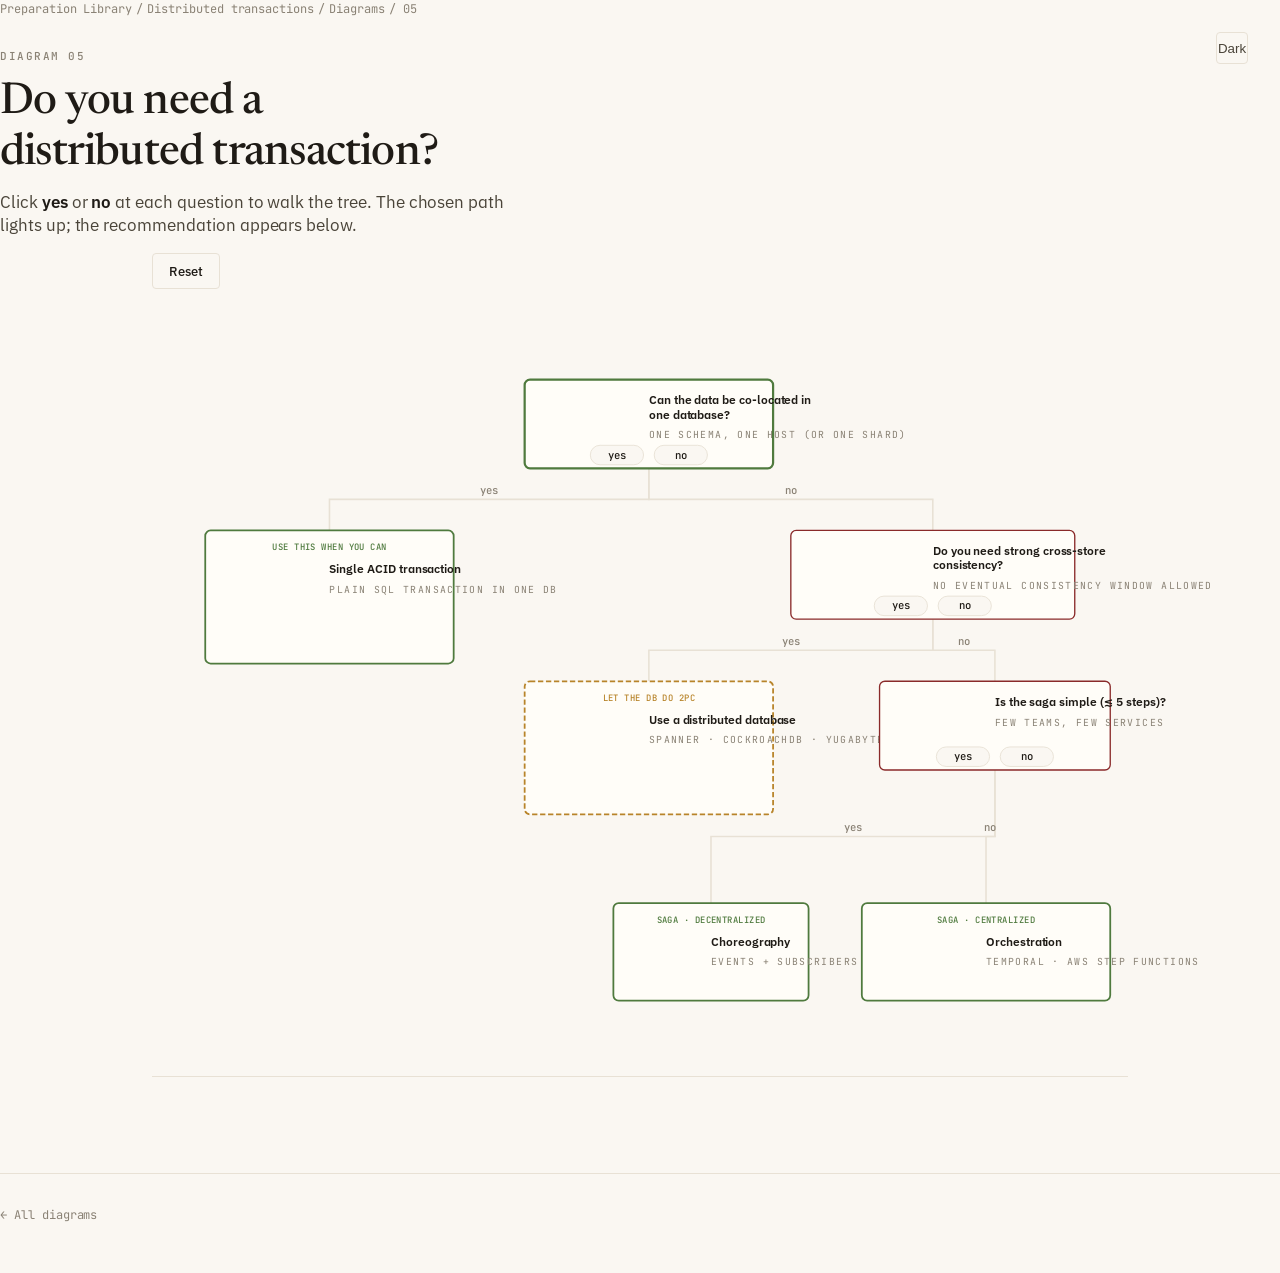
<file: System Design/High Level Design/Distributed Transactions/diagrams/05-do-you-need-a-distributed-transaction.html>
<!DOCTYPE html>
<html lang="en">
<head>
  <meta charset="UTF-8">
  <meta name="viewport" content="width=device-width, initial-scale=1.0">
  <title>05 — Do you need a distributed transaction?</title>
  <link rel="stylesheet" href="../../../../assets/design.css">
  <link rel="stylesheet" href="../../../../assets/diagrams.css">
  <style>
    /* diagram-specific: tree styling */
    .edge { fill: none; stroke: var(--border); stroke-width: 1.8; transition: stroke 200ms, opacity 200ms; }
    .edge.chosen { stroke: var(--state-success); stroke-width: 2.5; }
    .edge.dimmed { opacity: 0.35; }
    .edge-label { fill: var(--text-muted); font-size: 12px; text-anchor: middle; font-weight: 500; transition: opacity 200ms; font-family: var(--font-mono); }
    .edge-label.chosen { fill: var(--state-success); }
    .edge-label.dimmed { opacity: 0.35; }

    .node { transition: opacity 200ms; }
    .node.dimmed { opacity: 0.35; }
    .node.question .node-bg { stroke: var(--accent); }
    .node.leaf .node-bg { stroke: var(--state-success); stroke-width: 2; }
    .node.leaf.warn .node-bg { stroke: var(--state-pending); stroke-width: 2; stroke-dasharray: 6 3; }
    .node.chosen .node-bg { stroke: var(--state-success); stroke-width: 2.5; }

    .leaf-tag { fill: var(--state-success); font-size: 10px; text-anchor: middle; font-weight: 500; text-transform: uppercase; letter-spacing: 0.5px; font-family: var(--font-mono); }
    .leaf.warn .leaf-tag { fill: var(--state-pending); }

    .choice { cursor: pointer; }
    .choice rect {
      fill: var(--bg); stroke: var(--border); stroke-width: 1;
      transition: fill 120ms, stroke 120ms;
    }
    .choice:hover rect { fill: var(--accent); stroke: var(--accent); }
    .choice:hover text { fill: white; }
    .choice text { fill: var(--text); font-size: 12px; text-anchor: middle; font-weight: 500; pointer-events: none; font-family: var(--font-mono); }
    .choice.chosen rect { fill: var(--state-success); stroke: var(--state-success); }
    .choice.chosen text { fill: white; }

    .result { display: none; padding: 1.1rem 1.4rem; min-height: 100px; }
    .result.visible { display: block; }
    .result-tag { font-size: 0.7rem; color: var(--state-success); font-weight: 600; text-transform: uppercase; letter-spacing: 0.12em; font-family: var(--font-mono); }
    .result.warn .result-tag { color: var(--state-pending); }
    .result-title { font-size: 1.2rem; font-weight: 500; margin: 0.25rem 0 0.15rem; }
    .result-sub { color: var(--text-muted); font-size: 0.82rem; margin: 0 0 0.65rem; }
    .result-body { color: var(--text); font-size: 0.9rem; line-height: 1.55; margin: 0; }
    .result-path { color: var(--text-muted); font-size: 0.75rem; margin-top: 0.8rem; font-family: var(--font-mono); }
  </style>
  <script>
    try {
      const s = localStorage.getItem('site-theme');
      if (s === 'dark' || (!s && matchMedia('(prefers-color-scheme: dark)').matches))
        document.documentElement.setAttribute('data-theme', 'dark');
      else if (s === 'light')
        document.documentElement.setAttribute('data-theme', 'light');
    } catch (e) {}
  </script>
</head>
<body>

  <header>
    <div class="breadcrumb">
      <a href="../../../../">Preparation Library</a> /
      <a href="../">Distributed transactions</a> /
      <a href="index.html">Diagrams</a> /
      05
    </div>
    <span class="eyebrow">Diagram 05</span>
    <h1>Do you need a distributed transaction?</h1>
    <p>Click <b>yes</b> or <b>no</b> at each question to walk the tree. The chosen path lights up; the recommendation appears below.</p>
    <button class="theme-toggle" id="themeToggle" onclick="toggleTheme()"></button>
  </header>

  <main class="wrap wide">

    <div class="dctrl">
      <button class="btn" id="reset">Reset</button>
    </div>

    <div class="stage">
      <svg id="canvas" class="diagram" viewBox="0 0 1100 760" role="img" aria-labelledby="t5 d5">
        <title id="t5">Decision tree for distributed transactions</title>
        <desc id="d5">A walk from "can you put the data in one database?" through "use a distributed database" or "use a saga (choreography or orchestration)."</desc>
        <g id="g-edges"></g>
        <g id="g-nodes"></g>
      </svg>
    </div>

    <div class="panel result" id="result">
      <div class="result-tag" id="r-tag">Recommendation</div>
      <h2 class="result-title" id="r-title"></h2>
      <p class="result-sub" id="r-sub"></p>
      <p class="result-body" id="r-body"></p>
      <p class="result-path" id="r-path"></p>
    </div>

  </main>

  <footer class="site-footer">
    <a href="index.html">← All diagrams</a>
  </footer>

  <script src="../../../../assets/theme.js"></script>
  <script>
    const TREE = {
      q1: {
        kind: 'question', x: 420, y: 30, w: 280, h: 100,
        title: 'Can the data be co-located in one database?',
        sub: 'one schema, one host (or one shard)',
        yes: 'leaf_single', no: 'q2',
      },
      leaf_single: {
        kind: 'leaf', x: 60, y: 200, w: 280, h: 150,
        tag: 'Use this when you can',
        title: 'Single ACID transaction',
        sub: 'plain SQL transaction in one DB',
        body: 'Wrap the work in one local transaction and let the database guarantee atomicity and isolation. Simpler, faster, and more reliable than anything distributed. Always prefer this when the data model allows it.',
      },
      q2: {
        kind: 'question', x: 720, y: 200, w: 320, h: 100,
        title: 'Do you need strong cross-store consistency?',
        sub: 'no eventual consistency window allowed',
        yes: 'leaf_distdb', no: 'q3',
      },
      leaf_distdb: {
        kind: 'leaf', x: 420, y: 370, w: 280, h: 150,
        tag: 'Let the DB do 2PC',
        title: 'Use a distributed database',
        sub: 'Spanner · CockroachDB · YugabyteDB',
        body: 'These engines implement 2PC internally with tight coordinator/participant coupling and lease-based recovery. They survive the failure modes that make hand-rolled 2PC across services impractical. Don\'t build 2PC over your own services.',
      },
      q3: {
        kind: 'question', x: 820, y: 370, w: 260, h: 100,
        title: 'Is the saga simple (≲ 5 steps)?',
        sub: 'few teams, few services',
        yes: 'leaf_chor', no: 'leaf_orch',
      },
      leaf_chor: {
        kind: 'leaf', x: 520, y: 620, w: 220, h: 110,
        tag: 'Saga · decentralized',
        title: 'Choreography',
        sub: 'events + subscribers',
        body: 'Each service emits an event when it finishes a step; the next service subscribes. No central runtime. Easy to start; gets hard to trace and debug as the flow grows.',
      },
      leaf_orch: {
        kind: 'leaf', x: 800, y: 620, w: 280, h: 110,
        tag: 'Saga · centralized',
        title: 'Orchestration',
        sub: 'Temporal · AWS Step Functions',
        body: 'A dedicated orchestrator runs the flow. One place defines and owns the saga; durable state survives restarts. Recommended for serious scale and complex flows.',
      },
    };

    const PATH_LABELS = {
      q1: { yes: 'all in one DB', no: 'data is split' },
      q2: { yes: 'strong consistency', no: 'eventual is fine' },
      q3: { yes: 'simple flow', no: 'complex flow' },
    };

    const $edges = document.getElementById('g-edges');
    const $nodes = document.getElementById('g-nodes');
    const $result = document.getElementById('result');
    const $reset = document.getElementById('reset');

    let chosenEdges = new Set();
    let chosenNodes = new Set(['q1']);
    let walkedChoices = [];

    function nodeCenter(id) {
      const n = TREE[id];
      return { x: n.x + n.w/2, y: n.y + n.h/2, top: n.y, bot: n.y + n.h, left: n.x, right: n.x + n.w };
    }

    function renderEdges() {
      const edges = [];
      for (const [id, n] of Object.entries(TREE)) {
        if (n.kind !== 'question') continue;
        for (const choice of ['yes', 'no']) {
          const target = n[choice];
          const from = nodeCenter(id);
          const to = nodeCenter(target);
          const x1 = from.x, y1 = from.bot;
          const x2 = to.x, y2 = to.top;
          const my = (y1 + y2) / 2;
          const d = `M${x1} ${y1} L${x1} ${my} L${x2} ${my} L${x2} ${y2}`;
          const edgeId = `${id}:${choice}`;
          const chosen = chosenEdges.has(edgeId);
          const dimmed = !chosen && pathHasOtherChoiceAt(id);
          edges.push({ d, edgeId, chosen, dimmed, choice, labelX: x1 + (x2 - x1) * 0.5, labelY: my - 6 });
        }
      }
      edges.sort((a, b) => (a.chosen ? 1 : 0) - (b.chosen ? 1 : 0));

      let html = '';
      for (const e of edges) {
        const cls = 'edge' + (e.chosen ? ' chosen' : e.dimmed ? ' dimmed' : '');
        const lcls = 'edge-label' + (e.chosen ? ' chosen' : e.dimmed ? ' dimmed' : '');
        html += `<path class="${cls}" d="${e.d}"/>`;
        html += `<text class="${lcls}" x="${e.labelX}" y="${e.labelY}">${e.choice}</text>`;
      }
      $edges.innerHTML = html;
    }

    function pathHasOtherChoiceAt(qid) {
      return walkedChoices.some(c => c.from === qid);
    }

    function renderNodes() {
      let html = '';
      for (const [id, n] of Object.entries(TREE)) {
        const isChosen = chosenNodes.has(id);
        const isDimmed = !isChosen && walkedChoices.length > 0 && isOnAbandonedBranch(id);
        let cls = `node ${n.kind}`;
        if (id === 'leaf_distdb') cls += ' warn';
        if (isChosen) cls += ' chosen';
        if (isDimmed) cls += ' dimmed';

        html += `<g class="${cls}" data-id="${id}">`;
        html += `<rect class="node-bg" x="${n.x}" y="${n.y}" width="${n.w}" height="${n.h}" rx="10"/>`;
        const cx = n.x + n.w/2;
        let textY = n.y + 28;
        if (n.kind === 'leaf') {
          html += `<text class="leaf-tag" x="${cx}" y="${n.y + 22}">${n.tag}</text>`;
          textY = n.y + 48;
        }
        const titleLines = wrap(n.title, n.kind === 'question' ? 32 : 26);
        titleLines.forEach((line, i) => {
          html += `<text class="node-title" x="${cx}" y="${textY + i * 16}">${esc(line)}</text>`;
        });
        const subY = textY + titleLines.length * 16 + 6;
        if (n.sub) html += `<text class="node-sub" x="${cx}" y="${subY}">${esc(n.sub)}</text>`;

        if (n.kind === 'question') {
          const btnY = n.y + n.h - 26;
          const btnW = 60, btnH = 22, gap = 12;
          const totalW = btnW * 2 + gap;
          const startX = cx - totalW / 2;
          const yesChosen = walkedChoices.find(c => c.from === id && c.choice === 'yes');
          const noChosen = walkedChoices.find(c => c.from === id && c.choice === 'no');
          html += `<g class="choice ${yesChosen ? 'chosen' : ''}" data-q="${id}" data-c="yes">
            <rect x="${startX}" y="${btnY}" width="${btnW}" height="${btnH}" rx="11"/>
            <text x="${startX + btnW/2}" y="${btnY + 15}">yes</text>
          </g>`;
          html += `<g class="choice ${noChosen ? 'chosen' : ''}" data-q="${id}" data-c="no">
            <rect x="${startX + btnW + gap}" y="${btnY}" width="${btnW}" height="${btnH}" rx="11"/>
            <text x="${startX + btnW + gap + btnW/2}" y="${btnY + 15}">no</text>
          </g>`;
        }
        html += `</g>`;
      }
      $nodes.innerHTML = html;

      $nodes.querySelectorAll('.choice').forEach(el => {
        el.addEventListener('click', () => {
          choose(el.dataset.q, el.dataset.c);
        });
      });
    }

    function isOnAbandonedBranch(id) {
      if (chosenNodes.has(id)) return false;
      const reachable = new Set(['q1']);
      let cur = 'q1';
      for (const step of walkedChoices) {
        const next = TREE[cur][step.choice];
        reachable.add(next);
        cur = next;
      }
      if (TREE[cur].kind === 'question') {
        descendants(cur).forEach(d => reachable.add(d));
      }
      return !reachable.has(id);
    }

    function descendants(id) {
      const out = new Set();
      const stack = [id];
      while (stack.length) {
        const n = TREE[stack.pop()];
        if (!n) continue;
        if (n.kind === 'question') {
          out.add(n.yes); out.add(n.no);
          stack.push(n.yes); stack.push(n.no);
        }
      }
      return out;
    }

    function choose(qid, choice) {
      const idx = walkedChoices.findIndex(c => c.from === qid);
      if (idx >= 0) walkedChoices = walkedChoices.slice(0, idx);

      walkedChoices.push({ from: qid, choice, label: PATH_LABELS[qid][choice] });
      chosenEdges = new Set(walkedChoices.map(c => `${c.from}:${c.choice}`));
      chosenNodes = new Set(['q1']);
      let cur = 'q1';
      for (const step of walkedChoices) {
        cur = TREE[cur][step.choice];
        chosenNodes.add(cur);
      }
      renderEdges();
      renderNodes();
      renderResult(cur);
    }

    function renderResult(leafId) {
      const n = TREE[leafId];
      if (!n || n.kind !== 'leaf') {
        $result.classList.remove('visible');
        return;
      }
      $result.classList.add('visible');
      $result.classList.toggle('warn', leafId === 'leaf_distdb');
      document.getElementById('r-tag').textContent = n.tag;
      document.getElementById('r-title').textContent = n.title;
      document.getElementById('r-sub').textContent = n.sub || '';
      document.getElementById('r-body').textContent = n.body;
      document.getElementById('r-path').textContent = 'Path: ' + walkedChoices.map(c => c.label).join(' → ');
    }

    function reset() {
      chosenEdges.clear();
      chosenNodes = new Set(['q1']);
      walkedChoices = [];
      renderEdges();
      renderNodes();
      $result.classList.remove('visible');
    }

    function wrap(text, maxChars) {
      const words = text.split(/\s+/);
      const lines = [];
      let line = '';
      for (const w of words) {
        if ((line + ' ' + w).trim().length > maxChars) {
          if (line) lines.push(line);
          line = w;
        } else {
          line = (line + ' ' + w).trim();
        }
      }
      if (line) lines.push(line);
      return lines;
    }

    function esc(s) { return s.replace(/[&<>]/g, c => ({'&':'&amp;','<':'&lt;','>':'&gt;'}[c])); }

    $reset.addEventListener('click', reset);
    reset();
  </script>
</body>
</html>
</file>
<file: assets/theme.css>
/* ============================================================
   Personal Learning Repo — shared theme
   Warm paper, bold ink, multi-accent palette.
   Used by the home hub and lesson pages.
   ============================================================ */

@import url('https://fonts.googleapis.com/css2?family=Bricolage+Grotesque:opsz,wght@12..96,400;12..96,500;12..96,600;12..96,700;12..96,800&family=Hanken+Grotesk:wght@400;500;600;700;800&family=JetBrains+Mono:wght@400;500;600;700&display=swap');

:root {
  /* ── Surfaces ──────────────────────────────────────────── */
  --paper:      oklch(0.985 0.008 90);   /* warm off-white */
  --paper-2:    oklch(0.965 0.011 88);   /* slightly deeper panel */
  --card:       oklch(1 0 0);            /* white cards */
  --ink:        oklch(0.24 0.025 280);   /* near-black slate */
  --ink-soft:   oklch(0.42 0.02 280);
  --ink-faint:  oklch(0.58 0.015 280);
  --line:       oklch(0.90 0.012 280);
  --line-bold:  oklch(0.82 0.015 280);

  /* ── Accents (same L≈0.66, C≈0.17, hue varies) ─────────── */
  --coral:   oklch(0.68 0.17 25);
  --amber:   oklch(0.78 0.15 75);
  --green:   oklch(0.72 0.15 158);
  --blue:    oklch(0.66 0.16 248);
  --violet:  oklch(0.62 0.17 300);
  --pink:    oklch(0.70 0.16 350);

  /* Soft tints for fills */
  --coral-t:  oklch(0.95 0.04 25);
  --amber-t:  oklch(0.96 0.05 80);
  --green-t:  oklch(0.95 0.05 158);
  --blue-t:   oklch(0.95 0.04 248);
  --violet-t: oklch(0.95 0.04 300);

  /* ── Scenario state colors ─────────────────────────────── */
  --ok:    oklch(0.70 0.15 155);
  --warn:  oklch(0.80 0.15 80);
  --fail:  oklch(0.64 0.20 25);
  --idle:  oklch(0.72 0.012 280);

  /* ── Type ──────────────────────────────────────────────── */
  --display: 'Bricolage Grotesque', system-ui, sans-serif;
  --sans:    'Hanken Grotesk', system-ui, sans-serif;
  --mono:    'JetBrains Mono', ui-monospace, monospace;

  /* ── Shape ─────────────────────────────────────────────── */
  --r-sm: 8px;
  --r:    14px;
  --r-lg: 22px;
  --r-xl: 32px;
  --shadow:    0 2px 0 var(--line-bold), 0 8px 24px -12px oklch(0.4 0.05 280 / 0.25);
  --shadow-lg: 0 4px 0 var(--line-bold), 0 22px 50px -20px oklch(0.4 0.05 280 / 0.35);

  --maxw: 1180px;
}

* { box-sizing: border-box; }
html { -webkit-text-size-adjust: 100%; }

body {
  margin: 0;
  font-family: var(--sans);
  color: var(--ink);
  background: var(--paper);
  line-height: 1.55;
  -webkit-font-smoothing: antialiased;
  text-rendering: optimizeLegibility;
}

h1, h2, h3, h4 {
  font-family: var(--display);
  font-weight: 700;
  line-height: 1.05;
  letter-spacing: -0.02em;
  margin: 0;
  text-wrap: balance;
}

p { text-wrap: pretty; }
a { color: inherit; }
.mono { font-family: var(--mono); }

/* dotted-grid paper texture */
.paper-grid {
  background-image: radial-gradient(oklch(0.7 0.02 280 / 0.16) 1px, transparent 1.4px);
  background-size: 26px 26px;
}

/* ── Chunky pill button ──────────────────────────────────── */
.btn {
  font-family: var(--sans);
  font-weight: 700;
  font-size: 15px;
  border: 2px solid var(--ink);
  background: var(--ink);
  color: var(--paper);
  padding: 11px 20px;
  border-radius: 100px;
  cursor: pointer;
  display: inline-flex;
  align-items: center;
  gap: 8px;
  text-decoration: none;
  transition: transform .12s ease, box-shadow .12s ease, background .12s ease;
  box-shadow: 0 3px 0 oklch(0.24 0.025 280 / 0.35);
}
.btn:hover { transform: translateY(-2px); box-shadow: 0 5px 0 oklch(0.24 0.025 280 / 0.35); }
.btn:active { transform: translateY(1px); box-shadow: 0 1px 0 oklch(0.24 0.025 280 / 0.35); }
.btn.ghost {
  background: var(--card);
  color: var(--ink);
  box-shadow: 0 3px 0 var(--line-bold);
}
.btn.ghost:hover { box-shadow: 0 5px 0 var(--line-bold); }

/* ── Small label chip ────────────────────────────────────── */
.chip {
  font-family: var(--mono);
  font-size: 12px;
  font-weight: 600;
  letter-spacing: 0.04em;
  text-transform: uppercase;
  padding: 5px 11px;
  border-radius: 100px;
  border: 1.5px solid var(--line-bold);
  background: var(--card);
  color: var(--ink-soft);
  display: inline-flex;
  align-items: center;
  gap: 6px;
  white-space: nowrap;
}

.wrap { max-width: var(--maxw); margin: 0 auto; padding: 0 28px; }

@media (max-width: 640px) {
  .wrap { padding: 0 18px; }
}
</file>
<file: assets/home.css>
/* ============================================================
   home.css — home hub styles (header, hero, knowledge tree)
   Pairs with theme.css.
   ============================================================ */

/* ── Sticky header ───────────────────────────────────────── */
.site-head {
  position: sticky; top: 0; z-index: 50;
  backdrop-filter: blur(10px);
  background: oklch(0.985 0.008 90 / 0.82);
  border-bottom: 1.5px solid var(--line);
}
.site-head .wrap { display: flex; align-items: center; justify-content: space-between; height: 66px; }
.brand {
  display: flex; align-items: center; gap: 12px;
  font-family: var(--display); font-weight: 800; font-size: 19px;
  letter-spacing: -0.02em;
  text-decoration: none; color: var(--ink);
}
.brand .logo { flex: none; display: block; }
.head-meta { font-family: var(--mono); font-size: 12.5px; color: var(--ink-faint); }

/* ── Hero ────────────────────────────────────────────────── */
.hero { padding: 64px 0 26px; }
.hero h1 { font-size: clamp(36px, 5.4vw, 60px); font-weight: 800; max-width: 17ch; text-wrap: normal; }
.hero h1 .hl { position: relative; white-space: nowrap; }
.hero h1 .hl::after {
  content: ""; position: absolute; left: -2px; right: -2px; bottom: 6%; height: 38%;
  background: var(--amber); opacity: .35; border-radius: 4px; z-index: -1;
}
.hero p {
  font-size: clamp(17px, 2vw, 21px);
  color: var(--ink-soft);
  max-width: 56ch;
  margin: 22px 0 0;
  font-weight: 500;
}
.hero .meta-row { display: flex; gap: 10px; flex-wrap: wrap; margin-top: 26px; align-items: center; }

/* ── The knowledge tree ──────────────────────────────────── */
.map-section { padding: 22px 0 90px; }
.map-head { margin-bottom: 30px; }
.map-head h2 { font-size: clamp(24px, 3.4vw, 34px); }

.repo { display: flex; flex-direction: column; gap: 38px; }

/* A group = a "folder" with its topics. Accent set via --c on the group element. */
.group { --c: var(--idle); }
.group-head { display: flex; align-items: center; gap: 13px; margin-bottom: 16px; }
.group-head .folder {
  width: 44px; height: 44px; flex: none; border-radius: 12px;
  display: grid; place-items: center;
  font-family: var(--mono); font-weight: 700; font-size: 12px; letter-spacing: .02em;
  color: white; background: var(--c);
  box-shadow: 0 3px 0 color-mix(in oklab, var(--c) 60%, black 22%);
}
.group-head .gt { display: flex; flex-direction: column; gap: 1px; }
.group-head h3 { font-size: 22px; }
.group-head .path { font-family: var(--mono); font-size: 12px; color: var(--ink-faint); }
.group-head .count {
  margin-left: auto;
  font-family: var(--mono); font-size: 11.5px; font-weight: 600;
  color: var(--ink-soft);
  border: 1.5px solid var(--line-bold); border-radius: 100px;
  padding: 5px 11px; background: var(--card);
}

/* Topics branch off a vertical spine */
.topics { position: relative; display: flex; flex-direction: column; gap: 12px; padding-left: 30px; }
.topics::before {
  content: ""; position: absolute;
  left: 21px; top: -6px; bottom: 26px;
  width: 2px; background: var(--line-bold); border-radius: 2px;
}

.topic {
  position: relative;
  background: var(--card);
  border: 2px solid var(--line);
  border-left: 6px solid var(--c);
  border-radius: var(--r);
  padding: 15px 18px;
  display: flex; align-items: center; gap: 15px;
  box-shadow: var(--shadow);
  text-decoration: none; color: inherit;
  transition: transform .14s ease, box-shadow .14s ease, border-color .14s ease;
}
/* Connector from spine to each topic */
.topic::before {
  content: ""; position: absolute;
  left: -17px; top: 50%; transform: translateY(-50%);
  width: 15px; height: 2px; background: var(--line-bold); border-radius: 2px;
}
.topic::after {
  content: ""; position: absolute;
  left: -10px; top: 50%; transform: translate(-50%, -50%);
  width: 9px; height: 9px; border-radius: 50%;
  background: var(--line-bold); border: 2px solid var(--paper);
}
.topic .ico {
  width: 46px; height: 46px; flex: none;
  display: grid; place-items: center;
  border-radius: 12px;
  background: color-mix(in oklab, var(--c) 15%, white);
}
.topic .body { flex: 1; min-width: 0; }
.topic .body h4 { font-family: var(--display); font-weight: 700; font-size: 18.5px; }
.topic .body p { margin: 3px 0 0; font-size: 14px; color: var(--ink-soft); font-weight: 500; }
.topic .lesson-tag {
  display: inline-flex; align-items: center; gap: 7px; margin-top: 9px;
  font-family: var(--mono); font-size: 12px; font-weight: 600; color: var(--c);
  background: color-mix(in oklab, var(--c) 13%, white);
  padding: 5px 11px; border-radius: 100px;
}
.topic .status {
  font-family: var(--mono); font-size: 11.5px; font-weight: 600;
  color: var(--ink-faint); white-space: nowrap;
  display: flex; align-items: center; gap: 6px;
}
.topic .status .soon-dot { width: 8px; height: 8px; border-radius: 50%; background: var(--line-bold); }
.topic .go { font-size: 20px; color: var(--c); font-weight: 700; }

/* Active topic — clickable link */
.topic.active { cursor: pointer; border-color: color-mix(in oklab, var(--c) 45%, var(--line)); }
.topic.active::before, .topic.active::after { background: var(--c); }
.topic.active:hover { transform: translateY(-3px); box-shadow: var(--shadow-lg); border-color: var(--c); }
.topic.active:active { transform: translateY(0); }

/* Soon topic — not a link; nudges on click */
.topic.soon { cursor: default; }
.topic.soon .ico, .topic.soon .body { opacity: .7; }
.topic.soon.nudge { animation: nudge .4s ease; }
@keyframes nudge { 0%,100%{transform:translateX(0)} 25%{transform:translateX(-4px)} 75%{transform:translateX(4px)} }

/* Entrance — self-completing, base state visible so failure is safe */
@keyframes rise { from { opacity: 0; transform: translateY(16px); } to { opacity: 1; transform: none; } }
.enter { animation: rise .55s cubic-bezier(.2,.9,.3,1.2) both; }

/* ── Footer ──────────────────────────────────────────────── */
.foot {
  border-top: 1.5px solid var(--line);
  padding: 30px 0 50px;
  color: var(--ink-faint);
  font-family: var(--mono);
  font-size: 12.5px;
}
.foot .wrap { display: flex; justify-content: space-between; gap: 16px; flex-wrap: wrap; }
.foot a { color: inherit; text-decoration: none; border-bottom: 1px dotted var(--ink-faint); }
.foot a:hover { color: var(--ink-soft); border-bottom-color: var(--ink-soft); }

/* ── Responsive ──────────────────────────────────────────── */
@media (max-width: 560px) {
  .topics { padding-left: 22px; }
  .topics::before { left: 13px; }
  .topic { flex-wrap: wrap; }
  .topic .status, .topic .go { margin-left: 61px; }
}
@media (prefers-reduced-motion: reduce) { .enter { animation: none; } }
</file>
<file: assets/design.css>
/* ============================================================
 * Preparation Library — design tokens
 * Margin Notes: warm paper, oxblood accent, hairline borders.
 * ============================================================ */

@import url('https://fonts.googleapis.com/css2?family=Newsreader:opsz,wght@6..72,400;6..72,500;6..72,600&family=IBM+Plex+Sans:wght@400;500;600&family=JetBrains+Mono:wght@400;500&display=swap');

*, *::before, *::after { box-sizing: border-box; }
* { margin: 0; padding: 0; }

:root {
  color-scheme: light;

  /* ── Surfaces — warm paper ─────────────────────────────── */
  --bg: #FAF7F2;
  --surface: #FFFDF8;
  --surface-2: #F2EDE3;
  --surface-sunk: #ECE6D8;

  /* ── Hairlines (the only structural line in the system) ── */
  --border: #E8E1D5;
  --border-strong: #C9C0AF;
  --border-focus: #1F1B16;

  /* ── Ink ───────────────────────────────────────────────── */
  --text: #1F1B16;
  --text-secondary: #4A4439;
  --text-muted: #8A8275;
  --text-faint: #B3AB9C;

  /* ── Accent — muted oxblood, used sparingly ────────────── */
  --accent: #8A2A2A;
  --accent-hover: #6B2020;
  --accent-soft: rgba(138, 42, 42, 0.08);
  --accent-soft-text: #6B2020;
  --accent-ring: rgba(138, 42, 42, 0.30);

  /* ── Semantic state (diagrams) — desaturated ───────────── */
  --state-idle: #8A8275;
  --state-pending: #B8842A;
  --state-success: #4F7A3E;
  --state-success-soft: rgba(79, 122, 62, 0.10);
  --state-danger: #A2483B;
  --state-danger-soft: rgba(162, 72, 59, 0.10);
  --state-locked: #8E6A3A;
  --state-comp: #6E5B8E;
  --state-warn-bg: rgba(184, 132, 42, 0.10);
  --state-warn-border: #B8842A;
  --state-warn-text: #6B4E18;

  /* ── Cards (flashcards) ────────────────────────────────── */
  --card-bg: #FFFDF8;
  --card-border: #E8E1D5;
  --card-shadow: none;
  --card-back-border: #DCD2BD;
  --card-back-bg: #F6EFE0;
  --card-back-shadow: none;

  /* ── Code ──────────────────────────────────────────────── */
  --code-bg: #F2EDE3;
  --code-header: #ECE6D8;
  --code-border: #E8E1D5;
  --code-text: #2A2620;
  --code-inline-bg: transparent;
  --code-inline-text: #1F1B16;
  --code-inline-border: #E8E1D5;

  /* ── Controls ──────────────────────────────────────────── */
  --control-bg: transparent;
  --control-border: #E8E1D5;
  --control-text: #4A4439;
  --progress-track: #ECE6D8;

  /* ── Knew / Didn't (flashcards) — bottom-border buttons ── */
  --knew-bg: transparent;
  --knew-text: #4F7A3E;
  --knew-border: #E8E1D5;
  --knew-hover: rgba(79, 122, 62, 0.06);
  --didnt-bg: transparent;
  --didnt-text: #A2483B;
  --didnt-border: #E8E1D5;
  --didnt-hover: rgba(162, 72, 59, 0.06);

  /* ── Keyboard hints ────────────────────────────────────── */
  --hint-text: #8A8275;
  --hint-kbd-bg: #FFFDF8;
  --hint-kbd-border: #C9C0AF;
  --hint-kbd-shadow: 0 1px 0 #C9C0AF;

  /* ── Theme toggle ──────────────────────────────────────── */
  --toggle-bg: transparent;
  --toggle-border: #E8E1D5;
  --toggle-icon: #4A4439;

  /* ── Selection — the marker-pen feel ───────────────────── */
  --selection-bg: #F4E4A8;
  --selection-text: #1F1B16;

  /* ── Typography ────────────────────────────────────────── */
  --font-sans: 'IBM Plex Sans', -apple-system, BlinkMacSystemFont, 'Segoe UI', system-ui, sans-serif;
  --font-serif: 'Newsreader', 'Iowan Old Style', 'Palatino Linotype', Georgia, serif;
  --font-mono: 'JetBrains Mono', 'Berkeley Mono', 'IBM Plex Mono', ui-monospace, Menlo, Consolas, monospace;

  /* Type scale (rem). Note 0.9375rem body, NOT 1rem. */
  --text-11: 0.6875rem;
  --text-12: 0.75rem;
  --text-13: 0.8125rem;
  --text-15: 0.9375rem;
  --text-17: 1.0625rem;
  --text-20: 1.25rem;
  --text-24: 1.5rem;
  --text-32: 2rem;
  --text-44: 2.75rem;

  /* Line heights */
  --leading-tight: 1.15;
  --leading-snug: 1.35;
  --leading-body: 1.62;
  --leading-prose: 1.72;

  /* Tracking */
  --track-tight: -0.018em;
  --track-body: -0.003em;
  --track-eyebrow: 0.14em;

  /* ── Spacing — 4px base + editorial rhythm ─────────────── */
  --space-0: 0;
  --space-1: 2px;
  --space-2: 4px;
  --space-3: 8px;
  --space-4: 12px;
  --space-5: 16px;
  --space-6: 24px;
  --space-7: 32px;
  --space-8: 48px;
  --space-9: 64px;
  --space-10: 96px;
  --space-11: 128px;

  /* ── Radii — capped at 6px ─────────────────────────────── */
  --radius-none: 0;
  --radius-xs: 2px;
  --radius-sm: 4px;
  --radius-md: 6px;
  --radius-pill: 999px; /* progress fill only */

  /* ── Layout ────────────────────────────────────────────── */
  --content-narrow: 640px;
  --content: 720px;
  --content-wide: 1040px;
  --gutter: clamp(16px, 4vw, 32px);

  /* ── Motion — restrained, no spring ────────────────────── */
  --ease: cubic-bezier(0.32, 0.72, 0, 1);
  --dur-fast: 120ms;
  --dur: 180ms;
  --dur-slow: 280ms;

  /* ── Focus ring (the only "glow") ──────────────────────── */
  --ring-focus: 0 0 0 2px var(--bg), 0 0 0 3px var(--accent-ring);
}

[data-theme="dark"] {
  color-scheme: dark;

  /* Surfaces — warm near-black, raised is LIGHTER than bg */
  --bg: #14110D;
  --surface: #1C1813;
  --surface-2: #221E18;
  --surface-sunk: #100D09;

  /* Hairlines */
  --border: #2A2520;
  --border-strong: #3D3730;
  --border-focus: #ECE6D9;

  /* Ink */
  --text: #ECE6D9;
  --text-secondary: #B5AE9D;
  --text-muted: #6F6857;
  --text-faint: #4F4A40;

  /* Accent — oxblood lifted to terracotta for dark */
  --accent: #C97A6E;
  --accent-hover: #DA8C80;
  --accent-soft: rgba(201, 122, 110, 0.12);
  --accent-soft-text: #DA8C80;
  --accent-ring: rgba(201, 122, 110, 0.40);

  /* Diagram states — lifted */
  --state-idle: #8A8275;
  --state-pending: #D9A04A;
  --state-success: #7FA66E;
  --state-success-soft: rgba(127, 166, 110, 0.14);
  --state-danger: #C97A6E;
  --state-danger-soft: rgba(201, 122, 110, 0.14);
  --state-locked: #A88455;
  --state-comp: #9482B0;
  --state-warn-bg: rgba(217, 160, 74, 0.14);
  --state-warn-border: #D9A04A;
  --state-warn-text: #E4BC7C;

  /* Cards */
  --card-bg: #1C1813;
  --card-border: #2A2520;
  --card-shadow: none;
  --card-back-border: #3A332B;
  --card-back-bg: #221C14;
  --card-back-shadow: none;

  /* Code */
  --code-bg: #100D09;
  --code-header: #1C1813;
  --code-border: #2A2520;
  --code-text: #D4CDB8;
  --code-inline-bg: transparent;
  --code-inline-text: #ECE6D9;
  --code-inline-border: #2A2520;

  /* Controls */
  --control-bg: transparent;
  --control-border: #2A2520;
  --control-text: #B5AE9D;
  --progress-track: #221E18;

  /* Knew / Didn't */
  --knew-bg: transparent;
  --knew-text: #7FA66E;
  --knew-border: #2A2520;
  --knew-hover: rgba(127, 166, 110, 0.08);
  --didnt-bg: transparent;
  --didnt-text: #C97A6E;
  --didnt-border: #2A2520;
  --didnt-hover: rgba(201, 122, 110, 0.08);

  /* Hints */
  --hint-text: #B5AE9D;
  --hint-kbd-bg: #221E18;
  --hint-kbd-border: #3D3730;
  --hint-kbd-shadow: 0 1px 0 #100D09;

  /* Toggle */
  --toggle-bg: transparent;
  --toggle-border: #2A2520;
  --toggle-icon: #B5AE9D;

  /* Selection */
  --selection-bg: #6B5A28;
  --selection-text: #ECE6D9;
}

/* ── Base ──────────────────────────────────────────────── */
html {
  -webkit-font-smoothing: antialiased;
  -moz-osx-font-smoothing: grayscale;
  scroll-behavior: smooth;
}
body {
  background: var(--bg);
  color: var(--text);
  font-family: var(--font-sans);
  font-size: var(--text-15);
  line-height: var(--leading-body);
  letter-spacing: var(--track-body);
  font-variant-numeric: tabular-nums lining-nums;
  font-feature-settings: "ss01", "cv11", "calt";
  min-height: 100vh;
  text-rendering: optimizeLegibility;
}
::selection { background: var(--selection-bg); color: var(--selection-text); }

h1, h2, h3 {
  font-family: var(--font-serif);
  font-weight: 500;
  font-optical-sizing: auto;
  letter-spacing: var(--track-tight);
  line-height: var(--leading-tight);
  color: var(--text);
}
h1 { font-size: var(--text-44); }
h2 { font-size: var(--text-32); }
h3 { font-size: var(--text-24); }
h4, h5, h6 {
  font-family: var(--font-sans);
  font-weight: 600;
  letter-spacing: var(--track-body);
  line-height: var(--leading-snug);
  color: var(--text);
}
h4 { font-size: var(--text-17); }
h5 { font-size: var(--text-15); }
h6 { font-size: var(--text-13); }

p { font-size: var(--text-15); line-height: var(--leading-body); color: var(--text); }
p + p { margin-top: var(--space-4); }

a {
  color: var(--accent);
  text-decoration: underline;
  text-decoration-thickness: 1px;
  text-underline-offset: 3px;
  transition: color var(--dur-fast) var(--ease), text-decoration-thickness var(--dur-fast) var(--ease);
}
a:hover { color: var(--accent-hover); text-decoration-thickness: 2px; }
a:focus-visible { outline: none; box-shadow: var(--ring-focus); border-radius: var(--radius-xs); }

strong, b { font-weight: 600; color: var(--text); }
em, i { font-style: italic; }
small { font-size: var(--text-12); color: var(--text-muted); }
hr { border: none; border-top: 1px solid var(--border); margin: var(--space-7) 0; }

ul, ol { padding-left: var(--space-6); }
li { margin-bottom: var(--space-2); }
li::marker { color: var(--text-muted); }

blockquote {
  border-left: 3px solid var(--accent);
  padding: var(--space-3) var(--space-5);
  margin: var(--space-5) 0;
  font-family: var(--font-serif);
  font-size: var(--text-17);
  line-height: var(--leading-snug);
  color: var(--text-secondary);
  background: transparent;
}

@media (prefers-reduced-motion: reduce) {
  *, *::before, *::after {
    animation-duration: 0.001ms !important;
    animation-iteration-count: 1 !important;
    transition-duration: 0.001ms !important;
    scroll-behavior: auto !important;
  }
}

/* ── Layout wrappers ───────────────────────────────────── */
.wrap {
  width: 100%;
  max-width: var(--content);
  margin: 0 auto;
  padding: 0 var(--gutter);
}
.wrap.narrow { max-width: var(--content-narrow); }
.wrap.wide   { max-width: var(--content-wide); }

main { display: block; padding-bottom: var(--space-8); }

/* ── Eyebrow utility ───────────────────────────────────── */
.eyebrow {
  display: inline-block;
  font-family: var(--font-mono);
  font-size: var(--text-11);
  font-weight: 500;
  text-transform: uppercase;
  letter-spacing: var(--track-eyebrow);
  color: var(--text-muted);
  margin-bottom: var(--space-4);
}

/* ── Header / hero pattern ─────────────────────────────── */
header.site-header,
.site-header {
  padding: var(--space-9) 0 var(--space-7);
  border-bottom: 1px solid var(--border);
  position: relative;
}
.site-header .breadcrumb,
header .breadcrumb,
.breadcrumb {
  font-family: var(--font-mono);
  font-size: var(--text-12);
  color: var(--text-muted);
  margin-bottom: var(--space-6);
  display: flex;
  gap: var(--space-2);
  align-items: center;
  flex-wrap: wrap;
}
.breadcrumb a {
  color: var(--text-muted);
  text-decoration: none;
  transition: color var(--dur-fast) var(--ease);
}
.breadcrumb a:hover { color: var(--text); }
.breadcrumb span { color: var(--text-faint); }

.site-header .eyebrow,
header .eyebrow { margin-bottom: var(--space-4); }
.site-header h1,
header h1 {
  margin-bottom: var(--space-4);
  max-width: 18ch;
  text-align: left;
}
.site-header p,
header p,
.lede {
  font-size: var(--text-17);
  line-height: var(--leading-snug);
  color: var(--text-secondary);
  max-width: 540px;
  font-family: var(--font-sans);
  font-weight: 400;
}

.site-header .header-actions,
.header-actions {
  margin-top: var(--space-6);
  display: flex;
  gap: var(--space-3);
  flex-wrap: wrap;
}

/* ── Theme toggle ──────────────────────────────────────── */
.theme-toggle {
  position: absolute;
  top: var(--space-7);
  right: var(--gutter);
  width: 32px;
  height: 32px;
  background: var(--toggle-bg);
  border: 1px solid var(--toggle-border);
  border-radius: var(--radius-sm);
  color: var(--toggle-icon);
  display: inline-flex;
  align-items: center;
  justify-content: center;
  cursor: pointer;
  transition: border-color var(--dur-fast) var(--ease), color var(--dur-fast) var(--ease);
}
.theme-toggle:hover { border-color: var(--border-strong); color: var(--text); }
.theme-toggle:focus-visible { outline: none; box-shadow: var(--ring-focus); }
.theme-toggle svg { width: 16px; height: 16px; display: block; }

/* ── Buttons — square corners, hairline, NEVER accent-filled by default ── */
.btn {
  display: inline-flex;
  align-items: center;
  gap: var(--space-3);
  height: 36px;
  padding: 0 var(--space-5);
  background: transparent;
  color: var(--text);
  border: 1px solid var(--border);
  border-radius: var(--radius-sm);
  font-family: var(--font-sans);
  font-size: var(--text-13);
  font-weight: 500;
  line-height: 1;
  letter-spacing: -0.005em;
  text-decoration: none;
  cursor: pointer;
  transition: border-color var(--dur-fast) var(--ease), background var(--dur-fast) var(--ease), color var(--dur-fast) var(--ease);
  white-space: nowrap;
}
.btn:hover { border-color: var(--border-strong); background: var(--surface-2); color: var(--text); }
.btn:focus-visible { outline: none; box-shadow: var(--ring-focus); }
.btn:disabled { opacity: 0.4; cursor: not-allowed; }
.btn:disabled:hover { background: transparent; border-color: var(--border); }

/* Primary = ink-filled, NOT accent-filled. Accent stays scarce. */
.btn.primary { background: var(--text); color: var(--bg); border-color: var(--text); }
.btn.primary:hover { background: var(--text-secondary); border-color: var(--text-secondary); color: var(--bg); }

.btn.danger { color: var(--state-danger); border-color: var(--state-danger); background: transparent; }
.btn.danger:hover { background: var(--state-danger-soft); border-color: var(--state-danger); color: var(--state-danger); }

.btn.ghost { border-color: transparent; color: var(--text-secondary); }
.btn.ghost:hover { color: var(--text); border-color: var(--border); background: transparent; }

/* ── Segmented control ─────────────────────────────────── */
.seg {
  display: inline-flex;
  border: 1px solid var(--border);
  border-radius: var(--radius-sm);
  overflow: hidden;
}
.seg button {
  height: 32px;
  padding: 0 var(--space-5);
  background: transparent;
  color: var(--text-secondary);
  border: none;
  border-right: 1px solid var(--border);
  font-family: var(--font-sans);
  font-size: var(--text-13);
  font-weight: 500;
  line-height: 1;
  cursor: pointer;
  transition: color var(--dur-fast) var(--ease), background var(--dur-fast) var(--ease);
}
.seg button:last-child { border-right: none; }
.seg button:hover { color: var(--text); }
.seg button[aria-pressed="true"] { background: var(--surface-2); color: var(--text); }
.seg button:focus-visible { outline: none; box-shadow: inset var(--ring-focus); }

/* ── Link cards (topic index rows) ─────────────────────── */
.link-card {
  display: grid;
  grid-template-columns: 48px 1fr;
  gap: var(--space-5);
  align-items: baseline;
  padding: var(--space-6) 0;
  border-bottom: 1px solid var(--border);
  text-decoration: none;
  color: var(--text);
  transition: background var(--dur-fast) var(--ease);
}
.link-card:hover { background: var(--surface-2); }
.link-card:hover .lc-title { color: var(--accent); }
.link-card:focus-visible { outline: none; box-shadow: var(--ring-focus); border-radius: var(--radius-xs); }

.lc-num {
  font-family: var(--font-mono);
  font-size: var(--text-12);
  color: var(--text-faint);
  letter-spacing: var(--track-eyebrow);
  font-variant-numeric: tabular-nums lining-nums;
}
.lc-tag {
  display: block;
  font-family: var(--font-mono);
  font-size: var(--text-11);
  text-transform: uppercase;
  letter-spacing: var(--track-eyebrow);
  color: var(--text-muted);
  margin-bottom: var(--space-2);
}
.lc-title {
  font-family: var(--font-serif);
  font-weight: 500;
  font-size: var(--text-20);
  line-height: var(--leading-tight);
  margin-bottom: var(--space-2);
  transition: color var(--dur-fast) var(--ease);
  letter-spacing: var(--track-tight);
}
.lc-desc {
  font-family: var(--font-sans);
  font-size: var(--text-13);
  color: var(--text-secondary);
  font-variant-numeric: tabular-nums lining-nums;
}

/* Group heading above a list of link-cards */
.group-heading {
  border-top: 1px solid var(--border);
  padding-top: var(--space-8);
  margin-top: var(--space-8);
}
.group-heading:first-child { border-top: none; padding-top: var(--space-7); margin-top: 0; }

/* Optional grid */
.card-grid {
  display: grid;
  gap: var(--space-5);
  grid-template-columns: 1fr;
}
.card-grid.cols-2 { grid-template-columns: 1fr; }
@media (min-width: 720px) {
  .card-grid.cols-2 { grid-template-columns: 1fr 1fr; }
}

/* ── Panels (asides, callouts) ─────────────────────────── */
.panel {
  background: var(--surface);
  border: 1px solid var(--border);
  border-left: 3px solid var(--accent);
  border-radius: var(--radius-sm);
}
.panel.padded { padding: var(--space-5) var(--space-6); }
.panel .eyebrow { margin-bottom: var(--space-3); }
.panel p { color: var(--text-secondary); }
.panel p + p { margin-top: var(--space-3); }
.panel ul, .panel ol { margin-top: var(--space-3); }

/* ── KBD ───────────────────────────────────────────────── */
kbd, .kbd-inline {
  display: inline-block;
  font-family: var(--font-mono);
  font-size: var(--text-11);
  font-weight: 500;
  padding: 2px 6px;
  background: var(--hint-kbd-bg);
  color: var(--text-secondary);
  border: 1px solid var(--hint-kbd-border);
  border-radius: var(--radius-xs);
  box-shadow: var(--hint-kbd-shadow);
  line-height: 1;
  vertical-align: baseline;
  white-space: nowrap;
}

/* ── Inline code & code blocks ─────────────────────────── */
code {
  font-family: var(--font-mono);
  font-size: 0.92em;
  padding: 1px 5px;
  border: 1px solid var(--code-inline-border);
  border-radius: var(--radius-xs);
  color: var(--code-inline-text);
  background: var(--code-inline-bg);
  font-variant-numeric: tabular-nums lining-nums;
}
pre {
  background: var(--code-bg);
  border: 1px solid var(--code-border);
  border-radius: var(--radius-sm);
  padding: var(--space-5);
  overflow-x: auto;
  font-family: var(--font-mono);
  font-size: var(--text-13);
  line-height: var(--leading-body);
  color: var(--code-text);
  margin: var(--space-5) 0;
}
pre code {
  border: none;
  padding: 0;
  background: transparent;
  font-size: inherit;
  color: inherit;
}

/* ── Footer ────────────────────────────────────────────── */
footer.site-footer,
.site-footer {
  margin-top: var(--space-10);
  padding: var(--space-7) 0 var(--space-8);
  border-top: 1px solid var(--border);
  font-family: var(--font-mono);
  font-size: var(--text-12);
  color: var(--text-muted);
  display: flex;
  justify-content: space-between;
  flex-wrap: wrap;
  gap: var(--space-4);
}
.site-footer a {
  color: var(--text-muted);
  text-decoration: none;
  transition: color var(--dur-fast) var(--ease);
}
.site-footer a:hover { color: var(--text); }
.site-footer .timestamp { font-variant-numeric: tabular-nums lining-nums; }

/* ============================================================
 * FLASHCARDS — the system's signature component
 * ============================================================ */

.flashcards {
  max-width: var(--content);
  margin: 0 auto;
  padding: var(--space-7) 0;
}

/* Progress — 2px bar, accent fill, mono counter ABOVE */
.progress-bar { margin-bottom: var(--space-6); }
.progress-text {
  font-family: var(--font-mono);
  font-size: var(--text-12);
  color: var(--text-muted);
  letter-spacing: var(--track-eyebrow);
  text-transform: uppercase;
  margin-bottom: var(--space-3);
  display: flex;
  justify-content: space-between;
  font-variant-numeric: tabular-nums lining-nums;
}
.progress-track {
  height: 2px;
  background: var(--progress-track);
  border-radius: var(--radius-pill);
  overflow: hidden;
}
.progress-fill {
  height: 100%;
  background: var(--accent);
  border-radius: var(--radius-pill);
  transition: width var(--dur-slow) var(--ease);
}

/* Controls row (segmented filter etc.) ─ above the card */
.controls { margin-bottom: var(--space-5); }
.controls button {
  display: inline-flex;
  align-items: center;
  gap: var(--space-3);
  height: 32px;
  padding: 0 var(--space-4);
  background: transparent;
  color: var(--text-secondary);
  border: 1px solid var(--border);
  border-radius: var(--radius-sm);
  font-family: var(--font-sans);
  font-size: var(--text-12);
  font-weight: 500;
  line-height: 1;
  cursor: pointer;
  transition: color var(--dur-fast) var(--ease), border-color var(--dur-fast) var(--ease), background var(--dur-fast) var(--ease);
}
.controls button:hover { color: var(--text); border-color: var(--border-strong); }
.controls button.active { color: var(--text); background: var(--surface-2); border-color: var(--border-strong); }
.controls button:focus-visible { outline: none; box-shadow: var(--ring-focus); }

/* Card — 6px radius (the one "object" radius), hairline border, NO shadow at rest */
.card-container {
  perspective: 1400px;
  margin-bottom: var(--space-6);
}
.card {
  position: relative;
  min-height: 280px;
  background: var(--card-bg);
  border: 1px solid var(--card-border);
  border-radius: var(--radius-md);
  padding: var(--space-7);
  transform-style: preserve-3d;
  transition: transform var(--dur-slow) var(--ease), border-color var(--dur) var(--ease);
}
.card[data-active="true"] { border-color: var(--accent); }
.card[data-flipped="true"] { transform: rotateY(180deg); }

.card-face,
.card-front,
.card-back {
  position: absolute;
  inset: 0;
  padding: var(--space-7);
  backface-visibility: hidden;
  -webkit-backface-visibility: hidden;
  display: flex;
  flex-direction: column;
  gap: var(--space-4);
  border-radius: var(--radius-md);
  overflow-y: auto;
}
.card-front {
  background: var(--card-bg);
}
.card-back {
  background: var(--card-back-bg);
  border: 1px solid var(--card-back-border);
  transform: rotateY(180deg);
}

.question-number {
  font-family: var(--font-mono);
  font-size: var(--text-11);
  text-transform: uppercase;
  letter-spacing: var(--track-eyebrow);
  color: var(--text-muted);
  font-variant-numeric: tabular-nums lining-nums;
}
.question-text {
  font-family: var(--font-serif);
  font-weight: 500;
  font-size: var(--text-20);
  line-height: var(--leading-snug);
  color: var(--text);
  letter-spacing: var(--track-tight);
}
.flip-hint {
  margin-top: auto;
  font-family: var(--font-mono);
  font-size: var(--text-11);
  text-transform: uppercase;
  letter-spacing: var(--track-eyebrow);
  color: var(--text-muted);
  display: inline-flex;
  align-items: center;
  gap: var(--space-2);
  align-self: flex-start;
}

.answer-label {
  font-family: var(--font-mono);
  font-size: var(--text-11);
  text-transform: uppercase;
  letter-spacing: var(--track-eyebrow);
  color: var(--text-muted);
}
.answer-text {
  font-family: var(--font-sans);
  font-size: var(--text-15);
  line-height: var(--leading-body);
  color: var(--text);
}
.answer-text strong,
.answer-text .lead {
  display: block;
  font-family: var(--font-serif);
  font-weight: 500;
  font-size: var(--text-17);
  line-height: var(--leading-snug);
  margin-bottom: var(--space-3);
  letter-spacing: var(--track-tight);
}

.card-front p,
.card-back p {
  font-family: var(--font-sans);
  font-size: var(--text-15);
  line-height: var(--leading-body);
  color: var(--text);
}
.card-front p.prompt {
  font-family: var(--font-serif);
  font-size: var(--text-20);
  line-height: var(--leading-snug);
  letter-spacing: var(--track-tight);
}

/* Flip control — single button, full width, ghost-on-paper */
.btn-flip {
  display: flex;
  align-items: center;
  justify-content: center;
  gap: var(--space-3);
  width: 100%;
  height: 44px;
  background: transparent;
  color: var(--text);
  border: 1px solid var(--border);
  border-radius: var(--radius-sm);
  font-family: var(--font-sans);
  font-size: var(--text-13);
  font-weight: 500;
  line-height: 1;
  cursor: pointer;
  transition: border-color var(--dur-fast) var(--ease), background var(--dur-fast) var(--ease);
}
.btn-flip:hover { border-color: var(--border-strong); background: var(--surface-2); }
.btn-flip:focus-visible { outline: none; box-shadow: var(--ring-focus); }

/* Actions — two text buttons, hairline-separated by a 1px vertical line */
.actions {
  display: grid;
  grid-template-columns: 1fr 1px 1fr;
  gap: 0;
  margin: var(--space-5) 0;
  border-top: 1px solid var(--border);
  border-bottom: 1px solid var(--border);
}
.actions::before {
  content: "";
  grid-column: 2;
  background: var(--border);
}
.btn-didnt,
.btn-knew {
  display: flex;
  align-items: center;
  justify-content: center;
  gap: var(--space-3);
  height: 48px;
  background: transparent;
  border: none;
  font-family: var(--font-sans);
  font-size: var(--text-13);
  font-weight: 500;
  line-height: 1;
  cursor: pointer;
  transition: background var(--dur-fast) var(--ease);
}
.btn-didnt {
  color: var(--didnt-text);
  grid-column: 1;
}
.btn-didnt:hover { background: var(--didnt-hover); }
.btn-knew {
  color: var(--knew-text);
  grid-column: 3;
}
.btn-knew:hover { background: var(--knew-hover); }
.btn-didnt:focus-visible,
.btn-knew:focus-visible { outline: none; box-shadow: inset 0 0 0 2px var(--accent-ring); }

/* Nav (prev/next) */
.card-nav {
  display: flex;
  justify-content: space-between;
  align-items: center;
  margin-bottom: var(--space-6);
  gap: var(--space-3);
}
.btn-nav {
  display: inline-flex;
  align-items: center;
  gap: var(--space-3);
  height: 32px;
  padding: 0 var(--space-4);
  background: transparent;
  color: var(--text-secondary);
  border: 1px solid var(--border);
  border-radius: var(--radius-sm);
  font-family: var(--font-sans);
  font-size: var(--text-12);
  font-weight: 500;
  line-height: 1;
  cursor: pointer;
  transition: color var(--dur-fast) var(--ease), border-color var(--dur-fast) var(--ease);
}
.btn-nav:hover { color: var(--text); border-color: var(--border-strong); }
.btn-nav:focus-visible { outline: none; box-shadow: var(--ring-focus); }
.btn-nav:disabled { opacity: 0.35; cursor: not-allowed; }
.btn-nav:disabled:hover { color: var(--text-secondary); border-color: var(--border); }

/* Keyboard hints — bottom row of mono kbd combos */
.keyboard-hints {
  display: flex;
  gap: var(--space-5);
  justify-content: center;
  flex-wrap: wrap;
  font-family: var(--font-mono);
  font-size: var(--text-11);
  color: var(--hint-text);
  text-transform: uppercase;
  letter-spacing: var(--track-eyebrow);
  margin-top: var(--space-5);
}
.keyboard-hints span {
  display: inline-flex;
  align-items: center;
  gap: var(--space-2);
}

/* Code blocks inside cards */
.code-block {
  background: var(--code-bg);
  border: 1px solid var(--code-border);
  border-radius: var(--radius-sm);
  margin-top: var(--space-4);
  overflow: hidden;
}
.code-block-title {
  background: var(--code-header);
  border-bottom: 1px solid var(--code-border);
  padding: var(--space-3) var(--space-5);
  font-family: var(--font-mono);
  font-size: var(--text-11);
  text-transform: uppercase;
  letter-spacing: var(--track-eyebrow);
  color: var(--text-muted);
}
.code-block code,
.code-block pre {
  display: block;
  padding: var(--space-5);
  background: transparent;
  border: none;
  border-radius: 0;
  font-family: var(--font-mono);
  font-size: var(--text-13);
  line-height: var(--leading-body);
  color: var(--code-text);
  white-space: pre;
  overflow-x: auto;
  margin: 0;
}

/* Completion screen */
.completion-screen {
  max-width: var(--content);
  margin: 0 auto;
  padding: var(--space-9) 0;
  text-align: left;
}
.completion-screen .eyebrow { margin-bottom: var(--space-4); }
.completion-screen h2 {
  margin-bottom: var(--space-7);
  max-width: 16ch;
}
.score-display {
  font-family: var(--font-mono);
  font-variant-numeric: tabular-nums lining-nums;
  color: var(--text-secondary);
  margin-bottom: var(--space-8);
  padding-bottom: var(--space-6);
  border-bottom: 1px solid var(--border);
  display: flex;
  align-items: baseline;
  gap: var(--space-3);
}
.score-num {
  font-family: var(--font-serif);
  font-size: var(--text-44);
  color: var(--accent);
  font-weight: 500;
  letter-spacing: var(--track-tight);
}
.score-total {
  font-family: var(--font-serif);
  font-size: var(--text-24);
  color: var(--text-muted);
  font-weight: 400;
}
.completion-screen h3 {
  margin-bottom: var(--space-4);
  font-size: var(--text-20);
}
.missed-list {
  list-style: none;
  margin: var(--space-5) 0 var(--space-7);
  padding-left: 0;
}
.missed-item {
  padding: var(--space-4) 0;
  border-bottom: 1px solid var(--border);
  font-family: var(--font-serif);
  font-size: var(--text-17);
  line-height: var(--leading-snug);
  color: var(--text);
  letter-spacing: var(--track-tight);
}
.missed-item::before {
  content: "·";
  color: var(--accent);
  margin-right: var(--space-3);
  font-weight: 600;
}

/* ── Mobile ────────────────────────────────────────────── */
@media (max-width: 600px) {
  :root { --gutter: 16px; }
  h1 { font-size: var(--text-32); }
  h2 { font-size: var(--text-24); }
  h3 { font-size: var(--text-20); }

  .site-header { padding: var(--space-7) 0 var(--space-6); }
  .site-header h1 { max-width: 100%; }
  .theme-toggle { top: var(--space-5); }

  .link-card { grid-template-columns: 32px 1fr; gap: var(--space-4); padding: var(--space-5) 0; }

  .flashcards { padding: var(--space-5) 0; }
  .card { min-height: 240px; padding: var(--space-5); }
  .card-face, .card-front, .card-back { padding: var(--space-5); }
  .question-text { font-size: var(--text-17); }
  .btn-flip { height: 40px; }
  .btn-didnt, .btn-knew { height: 44px; }
  .keyboard-hints { gap: var(--space-4); font-size: var(--text-11); }

  .site-footer { flex-direction: column; align-items: flex-start; gap: var(--space-3); }
}
</file>
<file: assets/diagrams.css>
/* ============================================================
 * Preparation Library — diagrams.css
 * Inherits all tokens from design.css. No re-imports.
 * Margin Notes: hairlines + desaturated state. No glow, no fill-as-accent.
 * ============================================================ */

/* ── Stage (diagram container) ─────────────────────────── */
.stage {
  padding: var(--space-7) 0;
  border-bottom: 1px solid var(--border);
}
.stage:last-of-type { border-bottom: none; }
.stage h2 {
  margin-bottom: var(--space-3);
  font-family: var(--font-serif);
  font-weight: 500;
  letter-spacing: var(--track-tight);
  line-height: var(--leading-tight);
  color: var(--text);
}
.stage .tag {
  display: inline-block;
  font-family: var(--font-mono);
  font-size: var(--text-11);
  text-transform: uppercase;
  letter-spacing: var(--track-eyebrow);
  color: var(--text-muted);
  border: 1px solid var(--border);
  border-radius: var(--radius-xs);
  padding: 2px var(--space-3);
  margin-bottom: var(--space-5);
  background: transparent;
}
.stage p.note,
.stage .note {
  font-family: var(--font-sans);
  font-size: var(--text-15);
  line-height: var(--leading-body);
  color: var(--text-secondary);
  max-width: 60ch;
  margin-bottom: var(--space-6);
}

/* ── Diagram controls ──────────────────────────────────── */
.dctrl {
  display: flex;
  gap: var(--space-3);
  flex-wrap: wrap;
  align-items: center;
  margin: var(--space-5) 0;
}
.dctrl label {
  display: inline-flex;
  align-items: center;
  gap: var(--space-2);
  font-family: var(--font-mono);
  font-size: var(--text-11);
  text-transform: uppercase;
  letter-spacing: var(--track-eyebrow);
  color: var(--text-muted);
}
.dctrl select {
  height: 32px;
  padding: 0 var(--space-3);
  background: transparent;
  border: 1px solid var(--border);
  border-radius: var(--radius-sm);
  color: var(--text);
  font-family: var(--font-sans);
  font-size: var(--text-13);
  font-weight: 500;
  cursor: pointer;
  transition: border-color var(--dur-fast) var(--ease);
}
.dctrl select:hover { border-color: var(--border-strong); }
.dctrl select:focus-visible { outline: none; box-shadow: var(--ring-focus); }

/* ── Legend ────────────────────────────────────────────── */
.legend {
  list-style: none;
  display: flex;
  flex-wrap: wrap;
  gap: var(--space-5);
  font-size: var(--text-12);
  color: var(--text-secondary);
  font-family: var(--font-mono);
  padding: 0;
  margin: var(--space-5) 0;
}
.legend li {
  display: flex;
  align-items: center;
  gap: var(--space-3);
  margin: 0;
}
.swatch {
  width: 10px;
  height: 10px;
  border-radius: var(--radius-xs);
  background: var(--state-idle);
  border: 1px solid var(--border);
  flex-shrink: 0;
}
.swatch.swatch-idle    { background: var(--state-idle);    border-color: var(--state-idle); }
.swatch.swatch-pending { background: var(--state-pending); border-color: var(--state-pending); }
.swatch.swatch-success { background: var(--state-success); border-color: var(--state-success); }
.swatch.swatch-danger  { background: var(--state-danger);  border-color: var(--state-danger); }
.swatch.swatch-locked  { background: var(--state-locked);  border-color: var(--state-locked); }
.swatch.swatch-comp    { background: var(--state-comp);    border-color: var(--state-comp); }
.swatch-line {
  width: 16px;
  height: 2px;
  background: var(--text-secondary);
  border: none;
  border-radius: 0;
}

/* ── SVG diagram surface ───────────────────────────────── */
svg.diagram {
  display: block;
  width: 100%;
  height: auto;
  margin: var(--space-5) 0;
  font-family: var(--font-sans);
  color: var(--text);
  overflow: visible;
}

/* Node backgrounds — rect-based, 6px corner, 1.5px stroke in state color */
.node-bg {
  fill: var(--surface);
  stroke: var(--border-strong);
  stroke-width: 1.5;
  rx: 6;
  ry: 6;
  transition: fill var(--dur) var(--ease), stroke var(--dur) var(--ease);
}
.node-bg[data-state="idle"]         { fill: var(--surface);             stroke: var(--state-idle); }
.node-bg[data-state="active"]       { fill: var(--accent-soft);         stroke: var(--accent); }
.node-bg[data-state="running"]      { fill: var(--state-warn-bg);       stroke: var(--state-pending); }
.node-bg[data-state="committed"]    { fill: var(--state-success-soft);  stroke: var(--state-success); }
.node-bg[data-state="done"]         { fill: var(--state-success-soft);  stroke: var(--state-success); }
.node-bg[data-state="free"]         { fill: var(--surface);             stroke: var(--state-idle); }
.node-bg[data-state="locked"]       { fill: var(--state-warn-bg);       stroke: var(--state-locked); }
.node-bg[data-state="failed"]       { fill: var(--state-danger-soft);   stroke: var(--state-danger); }
.node-bg[data-state="compensating"] { fill: var(--state-warn-bg);       stroke: var(--state-comp); }
.node-bg[data-state="compensated"]  { fill: var(--surface-2);           stroke: var(--state-comp); }
.node-bg[data-state="crashed"]      { fill: var(--state-danger-soft);   stroke: var(--state-danger); stroke-dasharray: 4 3; }
.node-bg[data-state="recovering"]   { fill: var(--state-warn-bg);       stroke: var(--state-pending); stroke-dasharray: 4 3; }

/* Node text */
.node-title {
  font-family: var(--font-sans);
  font-size: var(--text-13);
  font-weight: 600;
  fill: var(--text);
  letter-spacing: -0.005em;
}
.node-sub {
  font-family: var(--font-mono);
  font-size: var(--text-11);
  fill: var(--text-muted);
  text-transform: uppercase;
  letter-spacing: var(--track-eyebrow);
}

/* Status dot — small square indicator top-left of a node */
.status-dot {
  width: 6px;
  height: 6px;
  fill: var(--state-idle);
  stroke: none;
  transition: fill var(--dur) var(--ease);
}
.status-dot[data-state="idle"]         { fill: var(--state-idle); }
.status-dot[data-state="active"]       { fill: var(--accent); }
.status-dot[data-state="running"]      { fill: var(--state-pending); }
.status-dot[data-state="committed"]    { fill: var(--state-success); }
.status-dot[data-state="done"]         { fill: var(--state-success); }
.status-dot[data-state="free"]         { fill: var(--state-idle); }
.status-dot[data-state="locked"]       { fill: var(--state-locked); }
.status-dot[data-state="failed"]       { fill: var(--state-danger); }
.status-dot[data-state="compensating"] { fill: var(--state-comp); }
.status-dot[data-state="compensated"]  { fill: var(--state-comp); }
.status-dot[data-state="crashed"]      { fill: var(--state-danger); }
.status-dot[data-state="recovering"]   { fill: var(--state-pending); }

.status-dot.pulse,
.status-dot[data-pulse="true"] {
  animation: dgPulse 1.6s var(--ease) infinite;
  transform-box: fill-box;
  transform-origin: center;
}

/* Status text (mono, tabular) — small label under a node */
.status-text {
  font-family: var(--font-mono);
  font-size: var(--text-11);
  fill: var(--text-secondary);
  text-transform: uppercase;
  letter-spacing: var(--track-eyebrow);
  font-variant-numeric: tabular-nums lining-nums;
}
.status-text[data-state="committed"],
.status-text[data-state="done"]      { fill: var(--state-success); }
.status-text[data-state="failed"],
.status-text[data-state="crashed"]   { fill: var(--state-danger); }
.status-text[data-state="locked"]    { fill: var(--state-locked); }
.status-text[data-state="running"],
.status-text[data-state="recovering"]{ fill: var(--state-pending); }
.status-text[data-state="compensating"],
.status-text[data-state="compensated"] { fill: var(--state-comp); }

/* Badges — tiny hairline rect next to a node title */
.badge {
  font-family: var(--font-mono);
  font-size: var(--text-11);
  text-transform: uppercase;
  letter-spacing: var(--track-eyebrow);
  fill: var(--text-muted);
}
.badge-bg {
  fill: transparent;
  stroke: var(--border);
  stroke-width: 1;
  rx: 2;
  ry: 2;
}
.badge.success     { fill: var(--state-success); }
.badge-bg.success  { stroke: var(--state-success); }
.badge.comp        { fill: var(--state-comp); }
.badge-bg.comp     { stroke: var(--state-comp); }

/* Glyphs — lock / check / skull (SVG, not emoji) */
.lock-icon {
  fill: none;
  stroke: var(--state-locked);
  stroke-width: 1.5;
  stroke-linecap: round;
  stroke-linejoin: round;
}
.check-icon {
  fill: none;
  stroke: var(--state-success);
  stroke-width: 1.75;
  stroke-linecap: round;
  stroke-linejoin: round;
}
.skull {
  fill: var(--state-danger);
  stroke: none;
  opacity: 0.85;
}

/* Arrows / edges */
.arrow {
  fill: none;
  stroke: var(--border-strong);
  stroke-width: 1;
  stroke-linecap: round;
  stroke-linejoin: round;
  transition: stroke var(--dur) var(--ease), stroke-dasharray var(--dur) var(--ease);
}
.arrow[data-state="active"]  {
  stroke: var(--accent);
  stroke-width: 1.5;
  stroke-dasharray: 4 4;
  animation: dgRelay 1.2s linear infinite;
}
.arrow[data-state="good"]    { stroke: var(--state-success); stroke-width: 1.5; }
.arrow[data-state="bad"]     { stroke: var(--state-danger);  stroke-width: 1.5; stroke-dasharray: 6 3; }
.arrow[data-state="comp"]    { stroke: var(--state-comp);    stroke-width: 1.5; stroke-dasharray: 2 4; }
.arrow[data-state="crashed"] { stroke: var(--state-danger);  stroke-width: 1;   stroke-dasharray: 2 5; opacity: 0.6; }

.arrow-head { fill: var(--border-strong); stroke: none; }
.arrow-head[data-state="active"]  { fill: var(--accent); }
.arrow-head[data-state="good"]    { fill: var(--state-success); }
.arrow-head[data-state="bad"]     { fill: var(--state-danger); }
.arrow-head[data-state="comp"]    { fill: var(--state-comp); }
.arrow-head[data-state="crashed"] { fill: var(--state-danger); opacity: 0.6; }

.arrow-label {
  font-family: var(--font-mono);
  font-size: var(--text-11);
  fill: var(--text-muted);
  text-transform: uppercase;
  letter-spacing: var(--track-eyebrow);
  font-variant-numeric: tabular-nums lining-nums;
}

/* Queue (message bus / inbox / outbox) — hairline pill block */
.queue-pill {
  fill: var(--surface-2);
  stroke: var(--border-strong);
  stroke-width: 1;
  rx: 4;
  ry: 4;
  opacity: 0;
  transition: opacity var(--dur) var(--ease);
}
.queue-text {
  font-family: var(--font-mono);
  font-size: var(--text-11);
  fill: var(--text-secondary);
  text-transform: uppercase;
  letter-spacing: var(--track-eyebrow);
  font-variant-numeric: tabular-nums lining-nums;
  opacity: 0;
  transition: opacity var(--dur) var(--ease);
}
.queue-visible .queue-pill,
.queue-visible .queue-text { opacity: 1; }

/* Durable storage card (e.g. WAL, log file, snapshot) */
.durable-card {
  fill: var(--surface);
  stroke: var(--border);
  stroke-width: 1;
  rx: 4;
  ry: 4;
}
.durable-title {
  font-family: var(--font-mono);
  font-size: var(--text-11);
  fill: var(--text-muted);
  text-transform: uppercase;
  letter-spacing: var(--track-eyebrow);
}
.durable-value {
  font-family: var(--font-mono);
  font-size: var(--text-12);
  fill: var(--text);
  font-variant-numeric: tabular-nums lining-nums;
}

/* Row — used inside durable-card or queue listings (one event per row) */
.row {
  fill: transparent;
  stroke: var(--border);
  stroke-width: 0;
  stroke-dasharray: 0;
  transition: fill var(--dur) var(--ease);
}
.row[data-state="committed"]    { fill: var(--state-success-soft); }
.row[data-state="failed"]       { fill: var(--state-danger-soft); }
.row[data-state="compensating"],
.row[data-state="compensated"]  { fill: rgba(110, 91, 142, 0.10); }
.row[data-state="pending"],
.row[data-state="running"]      { fill: var(--state-warn-bg); }
.row[data-state="locked"]       { fill: var(--state-warn-bg); }

/* Relay pulse — small moving indicator on an arrow */
.relay-pulse {
  fill: var(--accent);
  r: 3;
  opacity: 0;
  transition: opacity var(--dur-fast) var(--ease);
}
.relay-pulse.on {
  opacity: 1;
  animation: dgRelay 1.2s linear infinite;
}

/* ── Verdict callouts (diagram outcomes) ───────────────── */
.verdict {
  display: block;
  padding: var(--space-4) var(--space-5);
  border: 1px solid var(--border);
  border-left: 3px solid var(--text-muted);
  border-radius: var(--radius-sm);
  font-family: var(--font-mono);
  font-size: var(--text-13);
  line-height: var(--leading-snug);
  margin: var(--space-5) 0;
  background: var(--surface);
  color: var(--text-secondary);
  font-variant-numeric: tabular-nums lining-nums;
}
.verdict.neutral {
  border-left-color: var(--text-muted);
  color: var(--text-secondary);
  background: var(--surface);
}
.verdict.good {
  border-left-color: var(--state-success);
  color: var(--state-success);
  background: var(--state-success-soft);
}
.verdict.bad {
  border-left-color: var(--state-danger);
  color: var(--state-danger);
  background: var(--state-danger-soft);
}
.verdict.warn {
  border-left-color: var(--state-warn-border);
  color: var(--state-warn-text);
  background: var(--state-warn-bg);
}

/* ── Log (terminal-style event stream) ─────────────────── */
.log {
  background: var(--code-bg);
  border: 1px solid var(--code-border);
  border-radius: var(--radius-sm);
  padding: var(--space-5);
  font-family: var(--font-mono);
  font-size: var(--text-13);
  line-height: var(--leading-snug);
  color: var(--code-text);
  white-space: pre-wrap;
  max-height: 280px;
  overflow-y: auto;
  margin: var(--space-5) 0;
  font-variant-numeric: tabular-nums lining-nums;
}
.log-line {
  display: block;
  padding: 2px 0 2px var(--space-3);
  border-left: 2px solid transparent;
}
.log-line.commit { border-left-color: var(--state-success); color: var(--state-success); }
.log-line.fail   { border-left-color: var(--state-danger);  color: var(--state-danger); }
.log-line.comp   { border-left-color: var(--state-comp);    color: var(--state-comp); }
.log-line.info   { border-left-color: var(--text-muted);    color: var(--text-secondary); }

/* ── Animations ────────────────────────────────────────── */
@keyframes dgPulse {
  0%   { opacity: 1; transform: scale(1); }
  50%  { opacity: 0.35; transform: scale(1.6); }
  100% { opacity: 1; transform: scale(1); }
}

@keyframes dgRelay {
  0%   { stroke-dashoffset: 8; }
  100% { stroke-dashoffset: 0; }
}

/* ── Reduced motion ────────────────────────────────────── */
@media (prefers-reduced-motion: reduce) {
  .status-dot.pulse,
  .status-dot[data-pulse="true"],
  .arrow[data-state="active"],
  .relay-pulse.on {
    animation: none !important;
  }
  .arrow[data-state="active"] { stroke-dasharray: 0; }
}

/* ── Mobile ────────────────────────────────────────────── */
@media (max-width: 600px) {
  .stage { padding: var(--space-6) 0; }
  .legend { gap: var(--space-3); }
  .dctrl { gap: var(--space-2); }
  .log { font-size: var(--text-12); max-height: 220px; }
}
</file>
